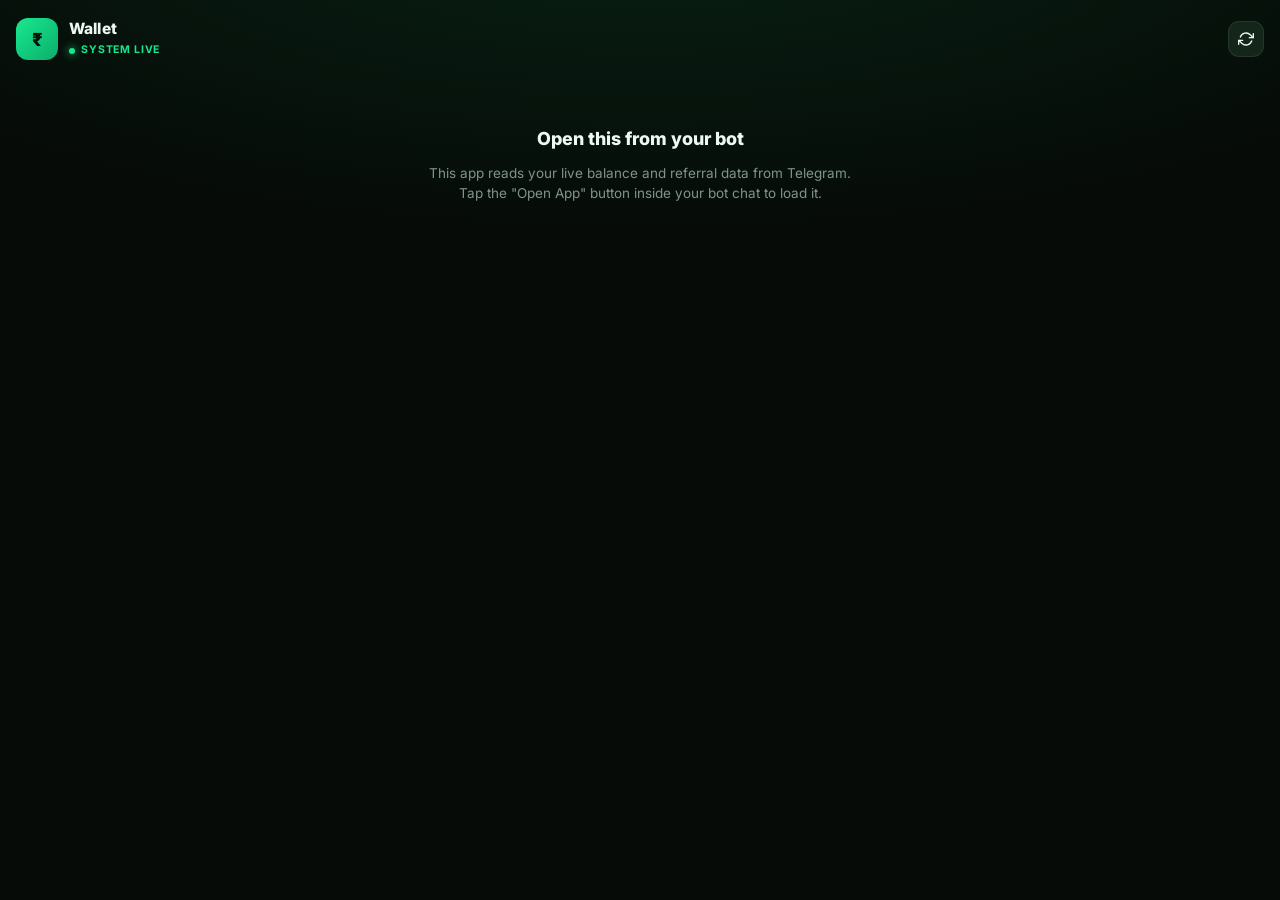
<file: index.html>
<!DOCTYPE html>
<html lang="en">
<head>
<meta charset="UTF-8" />
<meta name="viewport" content="width=device-width, initial-scale=1, maximum-scale=1, user-scalable=no, viewport-fit=cover" />
<meta http-equiv="Cache-Control" content="no-cache, no-store, must-revalidate" />
<meta http-equiv="Pragma" content="no-cache" />
<meta http-equiv="Expires" content="0" />
<title>Wallet</title>
<link rel="preconnect" href="https://fonts.googleapis.com">
<link rel="preconnect" href="https://fonts.gstatic.com" crossorigin>
<link href="https://fonts.googleapis.com/css2?family=Inter:wght@400;500;600;700;800;900&family=IBM+Plex+Mono:wght@400;500;600;700&display=swap" rel="stylesheet">
<script src="https://telegram.org/js/telegram-web-app.js"></script>
<style>
  :root{
    --bg0:#060b07;
    --bg1:#0d1811;
    --bg2:#142519;
    --border: rgba(255,255,255,.08);
    --neon:#17e88f;
    --neon-deep:#0cae6a;
    --gold:#ffcf4d;
    --danger:#ff5a5a;
    --text:#eef7f0;
    --text-soft:#7f9587;
    --radius:20px;
  }
  *{box-sizing:border-box; -webkit-tap-highlight-color:transparent;}
  html,body{margin:0;padding:0;}
  body{
    background:
      radial-gradient(ellipse 120% 60% at 50% -10%, rgba(23,232,143,.10), transparent 60%),
      var(--bg0);
    color:var(--text);
    font-family:'Inter',system-ui,sans-serif;
    min-height:100vh;
    padding: 18px 16px 96px;
  }
  .mono{font-family:'IBM Plex Mono', monospace;}


  header.app-head{ display:flex; align-items:center; gap:11px; margin-bottom:18px; }
  .avatar{
    width:42px; height:42px; border-radius:12px;
    background: linear-gradient(135deg, var(--neon), var(--neon-deep));
    display:flex; align-items:center; justify-content:center;
    font-weight:900; font-size:18px; color:#04150c; flex-shrink:0;
  }
  .app-head .titles{ line-height:1.2; flex:1; }
  .app-head .titles .name{ font-weight:800; font-size:15.5px; letter-spacing:.01em; }
  .status-pill{
    display:inline-flex; align-items:center; gap:6px;
    font-size:10.5px; font-weight:700; letter-spacing:.08em; text-transform:uppercase;
    color:var(--neon); margin-top:2px;
  }
  .status-pill .dot{ width:6px; height:6px; border-radius:50%; background:var(--neon); box-shadow:0 0 8px var(--neon); }

  .card{
    background: linear-gradient(180deg, var(--bg1), var(--bg0));
    border:1px solid var(--border);
    border-radius: var(--radius);
    padding:20px; margin-bottom:16px;
  }
  .card h3{
    margin:0 0 4px; font-size:11.5px; text-transform:uppercase;
    letter-spacing:.12em; color:var(--text-soft); font-weight:700;
  }

  /* Home balance card */
  .bal-label{ text-align:center; font-size:11.5px; text-transform:uppercase; letter-spacing:.14em; color:var(--text-soft); font-weight:700; }
  .bal-row{ display:flex; align-items:baseline; justify-content:center; gap:6px; margin:10px 0 20px; }
  .bal-row .cur{ font-size:24px; color:var(--neon); font-weight:800; }
  .bal-row .amt{ font-size:44px; font-weight:900; letter-spacing:-.02em; }

  .btn{
    width:100%; border:none; border-radius:14px; padding:15px;
    font-family:'Inter',sans-serif; font-weight:800; font-size:14.5px;
    display:flex; align-items:center; justify-content:center; gap:8px;
    cursor:pointer; transition: transform .12s ease, opacity .12s ease;
  }
  .btn:active{ transform: scale(.97); }
  .btn.neon{ background: linear-gradient(135deg, var(--neon), var(--neon-deep)); color:#04150c; }
  .btn.ghost{ background: var(--bg2); color:var(--text); border:1px solid var(--border); }
  .btn.dark{ background:#000; color:var(--text); border:1px solid var(--border); }
  .btn:disabled{ opacity:.5; cursor:default; }

  .link-row{
    display:flex; align-items:center; justify-content:space-between;
    background:var(--bg2); border:1px solid var(--border); border-radius:14px;
    padding:12px 14px; margin-top:12px;
  }
  .link-row .li{ display:flex; align-items:center; gap:10px; min-width:0; }
  .link-row .lbl{ font-size:10.5px; color:var(--text-soft); text-transform:uppercase; letter-spacing:.06em; font-weight:700; }
  .link-row .val{ font-family:'IBM Plex Mono',monospace; font-size:13.5px; font-weight:600; margin-top:2px; overflow:hidden; text-overflow:ellipsis; white-space:nowrap; }
  .change-btn{
    background:var(--bg1); border:1px solid var(--border); color:var(--text);
    border-radius:10px; padding:8px 12px; font-size:11.5px; font-weight:700;
    cursor:pointer; flex-shrink:0;
  }

  .ledger-line{
    display:flex; justify-content:space-between; align-items:center;
    font-size:13.5px; padding:10px 0; border-bottom:1px solid var(--border);
  }
  .ledger-line:last-of-type{ border-bottom:none; }
  .ledger-line .k{ color:var(--text-soft); }
  .ledger-line .v{ font-family:'IBM Plex Mono',monospace; font-weight:700; }

  .toast{
    position:fixed; left:16px; right:16px; top:20px;
    background:var(--bg2); border:1px solid var(--border); color:var(--text);
    padding:13px 16px; border-radius:16px; font-size:13px; font-weight:600;
    opacity:0; pointer-events:none; transform:translateY(-12px);
    transition: opacity .2s ease, transform .2s ease;
    z-index:80; text-align:left; line-height:1.5;
    max-height:40vh; overflow-y:auto; word-break:break-word; white-space:pre-wrap;
    box-shadow: 0 12px 28px -10px rgba(0,0,0,.6);
  }
  .toast.show{ opacity:1; transform:translateY(0); pointer-events:auto; }
  .toast.err{ border-color: rgba(255,90,90,.5); color:#ffb3b3; cursor:pointer; }
  .toast.err::after{ content:"Tap to dismiss"; display:block; margin-top:6px; font-size:10.5px; font-weight:600; opacity:.6; }

  .empty{ text-align:center; padding:50px 16px; }
  .empty .t{ font-size:18px; font-weight:800; margin-bottom:8px; }
  .empty p{ color:var(--text-soft); font-size:13.5px; line-height:1.5; }

  .view{ display:none; }
  .view.active{ display:block; }

  .tabbar{
    position:fixed; left:16px; right:16px; bottom:16px;
    background:var(--bg1); border:1px solid var(--border); border-radius:20px;
    display:flex; padding:6px;
    box-shadow: 0 16px 32px -12px rgba(0,0,0,.7);
    z-index:40;
  }
  .tab{
    flex:1; background:none; border:none; cursor:pointer;
    display:flex; flex-direction:column; align-items:center; gap:3px;
    padding:9px 4px 8px; border-radius:14px;
    color: var(--text-soft);
    font-size:10.5px; font-weight:700;
  }
  .tab svg{ width:19px; height:19px; }
  .tab.active{ color:var(--neon); background: rgba(23,232,143,.08); }

  /* Earn view */
  .earn-hero{ text-align:center; padding: 6px 0 4px; }
  .earn-hero .icon{
    width:70px; height:70px; margin:0 auto 16px; border-radius:50%;
    background: rgba(23,232,143,.08); border:1.5px solid rgba(23,232,143,.35);
    display:flex; align-items:center; justify-content:center;
  }
  .earn-hero .amt{ font-size:40px; font-weight:900; }
  .earn-hero .pill{
    display:inline-flex; align-items:center; gap:6px; margin-top:12px;
    background:var(--bg2); border:1px solid var(--border); border-radius:20px;
    padding:7px 14px; font-size:11px; font-weight:700; color:var(--text-soft);
  }
  .stat-boxes{ display:flex; gap:10px; margin-top:14px; }
  .stat-box{
    flex:1; background:var(--bg2); border:1px solid var(--border); border-radius:14px;
    padding:14px; text-align:center;
  }
  .stat-box .n{ font-size:20px; font-weight:900; }
  .stat-box .l{ font-size:10.5px; color:var(--text-soft); text-transform:uppercase; letter-spacing:.05em; margin-top:3px; font-weight:700; }

  /* Gift view */
  .code-input{
    width:100%; border:1.5px solid var(--border); background:var(--bg2);
    border-radius:14px; padding:15px; font-family:'IBM Plex Mono',monospace;
    font-size:15px; text-transform:uppercase; letter-spacing:.06em;
    color:var(--text); margin-top:10px;
  }
  .code-input::placeholder{ color:var(--text-soft); text-transform:none; letter-spacing:normal; }
  .code-input:focus{ outline:none; border-color:var(--neon); }
  .steps{ margin-top:6px; }
  .step-row{ display:flex; gap:12px; padding:10px 0; }
  .step-num{
    width:22px; height:22px; border-radius:7px; background: rgba(23,232,143,.15); color:var(--neon);
    display:flex; align-items:center; justify-content:center; font-size:11px; font-weight:800; flex-shrink:0;
  }
  .step-row p{ margin:0; font-size:12.5px; color:var(--text-soft); line-height:1.5; }

  /* Rank view */
  .lb-title{ text-align:center; margin-bottom:4px; }
  .lb-title .h{ font-size:24px; font-weight:900; font-style:italic; }
  .lb-title .h .g{ color:var(--neon); }
  .lb-title .s{ font-size:11px; color:var(--text-soft); text-transform:uppercase; letter-spacing:.14em; font-weight:700; margin-top:2px; }
  .podium{ display:flex; align-items:flex-end; gap:8px; margin:22px 0 8px; }
  .podium .p{ flex:1; text-align:center; }
  .podium .circ{
    width:52px; height:52px; border-radius:14px; margin:0 auto 8px;
    display:flex; align-items:center; justify-content:center; font-weight:900; font-size:19px; color:#04150c;
  }
  .podium .p2 .circ{ background: linear-gradient(135deg,#5fd8ff,#2aa8e0); }
  .podium .p1 .circ{ width:64px; height:64px; background: linear-gradient(135deg,var(--neon),var(--neon-deep)); box-shadow:0 0 20px rgba(23,232,143,.4); }
  .podium .p3 .circ{ background: linear-gradient(135deg,#e08bff,#a24fd6); }
  .podium .rank-tag{ font-size:10px; font-weight:800; color:var(--bg0); background:var(--text-soft); border-radius:6px; padding:1px 6px; display:inline-block; margin-bottom:6px; }
  .podium .box{ background:var(--bg2); border:1px solid var(--border); border-radius:12px; padding:12px 6px; }
  .podium .id{ font-family:'IBM Plex Mono',monospace; font-size:10.5px; color:var(--text-soft); margin-bottom:6px; word-break:break-all; }
  .podium .cnt{ font-size:19px; font-weight:900; }
  .podium .cnt-l{ font-size:9px; color:var(--text-soft); text-transform:uppercase; letter-spacing:.05em; }

  .lb-row{
    display:flex; align-items:center; gap:12px; padding:12px 14px;
    background:var(--bg2); border:1px solid var(--border); border-radius:14px; margin-top:10px;
  }
  .lb-row.you{ border-color: rgba(23,232,143,.5); }
  .lb-rank{ font-size:12px; font-weight:800; color:var(--text-soft); width:24px; }
  .lb-id{ flex:1; font-family:'IBM Plex Mono',monospace; font-size:13px; }
  .lb-count{ font-weight:800; font-size:14px; }
  .lb-count-l{ font-size:9px; color:var(--text-soft); text-transform:uppercase; }

  /* Admin */
  .field{ margin-top:14px; }
  .field label{ font-size:11px; color:var(--text-soft); font-weight:700; text-transform:uppercase; letter-spacing:.06em; }
  .field input{
    width:100%; margin-top:6px; border:1.5px solid var(--border); background:var(--bg2);
    border-radius:12px; padding:12px; font-family:'IBM Plex Mono',monospace; font-size:14px; color:var(--text);
  }
  .field input:focus{ outline:none; border-color:var(--neon); }
  .field-row{ display:flex; gap:10px; }
  .field-row .field{ flex:1; }

  .admin-link-row{
    display:flex; align-items:center; justify-content:space-between;
    padding:13px 2px; border-bottom:1px solid var(--border); cursor:pointer;
  }
  .admin-link-row:last-child{ border-bottom:none; }
  .admin-link-row .t{ font-weight:700; font-size:13.5px; }
  .admin-link-row .s{ font-size:11.5px; color:var(--text-soft); margin-top:1px; }
  .admin-link-row span.chev{ color:var(--text-soft); font-size:18px; }
  .stat-tile{ background:var(--bg2); border:1px solid var(--border); border-radius:12px; padding:12px; }
  .stat-tile .n{ font-size:19px; font-weight:900; }
  .stat-tile .l{ font-size:10.5px; color:var(--text-soft); text-transform:uppercase; letter-spacing:.04em; margin-top:3px; font-weight:700; }

  .activity-row{
    display:flex; align-items:center; gap:10px; padding:10px 0;
    border-bottom:1px solid var(--border);
  }
  .activity-row:last-child{ border-bottom:none; }
  .activity-icon{
    width:32px; height:32px; border-radius:10px; flex-shrink:0;
    display:flex; align-items:center; justify-content:center; font-size:15px;
    background:var(--bg2);
  }
  .activity-icon.pos{ background:rgba(23,232,143,.12); }
  .activity-icon.neg{ background:rgba(255,90,90,.12); }
  .activity-body{ flex:1; min-width:0; }
  .activity-note{ font-size:12.5px; font-weight:600; }
  .activity-date{ font-size:10.5px; color:var(--text-soft); margin-top:1px; }
  .activity-amt{ font-family:'IBM Plex Mono',monospace; font-weight:700; font-size:13px; }
  .activity-amt.pos{ color:var(--neon); }
  .activity-amt.neg{ color:var(--danger); }

  .skel{
    background: linear-gradient(90deg, var(--bg2) 25%, var(--border) 37%, var(--bg2) 63%);
    background-size: 400% 100%;
    animation: skel-shimmer 1.4s ease infinite;
    border-radius:8px; color:transparent !important;
  }
  @keyframes skel-shimmer{ 0%{background-position:100% 0} 100%{background-position:0 0} }

  .pull-indicator{
    position:fixed; top:0; left:0; right:0; display:flex; justify-content:center;
    padding-top:10px; z-index:45; pointer-events:none; opacity:0; transition:opacity .15s ease;
  }
  .pull-indicator.show{ opacity:1; }
  .pull-indicator .spin{
    width:22px; height:22px; border-radius:50%;
    border:2.5px solid var(--border); border-top-color:var(--neon);
    animation: spin .7s linear infinite;
  }
  @keyframes spin{ to{ transform:rotate(360deg); } }

  .gift-row{
    display:flex; align-items:center; justify-content:space-between; gap:10px;
    padding:11px 0; border-bottom:1px solid var(--border);
  }
  .gift-row:last-child{ border-bottom:none; }
  .gift-row .code{ font-family:'IBM Plex Mono',monospace; font-size:12.5px; font-weight:700; }
  .gift-row .meta{ font-size:10.5px; color:var(--text-soft); margin-top:2px; }
  .gift-toggle{
    font-size:10.5px; font-weight:700; padding:6px 10px; border-radius:8px; border:none; cursor:pointer;
  }
  .gift-toggle.active{ background: rgba(23,232,143,.15); color:var(--neon); }
  .gift-toggle.inactive{ background: rgba(255,90,90,.15); color:var(--danger); }

  /* Bottom sheet modal */
  .sheet-overlay{
    position:fixed; inset:0; background:rgba(0,0,0,.6);
    z-index:60; display:none; align-items:flex-end;
  }
  .sheet-overlay.show{ display:flex; }
  .sheet{
    width:100%; background:var(--bg1); border:1px solid var(--border); border-bottom:none;
    border-radius:24px 24px 0 0; padding:14px 20px 28px;
    max-height:85vh; overflow-y:auto;
  }
  .sheet-handle{ width:36px; height:4px; background:var(--border); border-radius:3px; margin:0 auto 16px; }
  .sheet-head{ display:flex; align-items:center; justify-content:space-between; margin-bottom:14px; }
  .sheet-head .t{ font-size:19px; font-weight:800; }
  .sheet-close{ background:var(--bg2); border:none; color:var(--text); width:30px; height:30px; border-radius:9px; cursor:pointer; font-size:16px; }
  .sheet p.hint{ font-size:12.5px; color:var(--text-soft); margin:0 0 4px; line-height:1.5; }

  @media (prefers-reduced-motion: reduce){ *{ animation-duration:.001ms !important; transition-duration:.001ms !important; } }
</style>
</head>
<body>

<div class="pull-indicator" id="pullIndicator"><div class="spin"></div></div>

<div id="gateScreen" style="display:none; position:fixed; inset:0; z-index:70; background:var(--bg0); padding:60px 24px; overflow-y:auto;">
  <div style="max-width:360px; margin:0 auto; text-align:center;">
    <div style="width:64px; height:64px; margin:0 auto 20px; border-radius:18px; background:rgba(23,232,143,.1); border:1.5px solid rgba(23,232,143,.35); display:flex; align-items:center; justify-content:center; font-size:28px;">🔒</div>
    <div style="font-size:20px; font-weight:900; margin-bottom:8px;">One quick step</div>
    <p style="color:var(--text-soft); font-size:13px; line-height:1.6; margin-bottom:22px;">Complete the steps below to unlock your wallet.</p>
    <div id="gateJoinList" style="margin-bottom:14px;"></div>
    <div id="gateVerifyBox" style="display:none; margin-bottom:14px;">
      <button class="btn neon" id="gateVerifyBtn" style="width:100%;">🔐 Complete Verification</button>
    </div>
    <button class="btn ghost" id="gateRefreshBtn" style="width:100%; margin-top:6px;">↻ I've done this — Continue</button>
  </div>
</div>

<div id="app">
  <header class="app-head">
    <div class="avatar">₹</div>
    <div class="titles">
      <div class="name" id="botName">Wallet</div>
      <div class="status-pill"><span class="dot"></span>System Live</div>
    </div>
    <button id="headerRefreshBtn" style="background:var(--bg2); border:1px solid var(--border); width:36px; height:36px; border-radius:11px; color:var(--text); display:flex; align-items:center; justify-content:center; cursor:pointer;">
      <svg width="16" height="16" viewBox="0 0 24 24" fill="none" stroke="currentColor" stroke-width="2" stroke-linecap="round" stroke-linejoin="round"><path d="M23 4v6h-6"></path><path d="M1 20v-6h6"></path><path d="M3.51 9a9 9 0 0 1 14.85-3.36L23 10M1 14l4.64 4.36A9 9 0 0 0 20.49 15"></path></svg>
    </button>
  </header>

  <div id="content">

    <!-- HOME -->
    <div class="view active" id="view-home">
      <div class="card">
        <div class="bal-label">Available Balance</div>
        <div class="bal-row"><span class="cur">₹</span><span class="amt mono" id="balanceAmt">0.00</span></div>
        <button class="btn neon" id="withdrawBtn">Withdraw Now ↗</button>

        <div class="link-row">
          <div class="li">
            <div>
              <div class="lbl">Linked Wallet</div>
              <div class="val" id="walletVal">Not Linked</div>
            </div>
          </div>
          <button class="change-btn" id="changeWalletBtn">Change</button>
        </div>

        <div class="link-row">
          <div class="li">
            <div>
              <div class="lbl">Linked UPI</div>
              <div class="val" id="upiVal">Not Linked</div>
            </div>
          </div>
          <button class="change-btn" id="changeUpiBtn">Change</button>
        </div>

        <div class="link-row">
          <div class="li" style="min-width:0; overflow:hidden; flex:1;">
            <div style="min-width:0; overflow:hidden;">
              <div class="lbl">Your referral link</div>
              <div class="val" id="homeRefLink" style="min-width:0;">—</div>
            </div>
          </div>
          <button class="icon-copy change-btn" id="homeCopyBtn">Copy</button>
        </div>
      </div>

      <div class="card" id="fundCard" style="display:none;">
        <div style="display:flex; align-items:center; justify-content:space-between; margin-bottom:10px;">
          <h3 style="margin:0;">Bot Fund</h3>
          <span class="status-pill" style="margin:0;" id="fundPct">0% left</span>
        </div>
        <div style="height:8px; background:var(--bg2); border-radius:8px; overflow:hidden; margin-bottom:12px;">
          <div id="fundBar" style="height:100%; width:0%; background:linear-gradient(90deg,var(--neon-deep),var(--neon)); transition:width .5s ease;"></div>
        </div>
        <div style="display:flex; justify-content:space-between; font-size:12px;">
          <div><div style="color:var(--text-soft);">Available</div><div class="mono" style="font-weight:700; margin-top:2px;" id="fundLive">₹0</div></div>
          <div style="text-align:right;"><div style="color:var(--text-soft);">Total</div><div class="mono" style="font-weight:700; margin-top:2px;" id="fundTotal">₹0</div></div>
        </div>
      </div>

      <div class="card">
        <h3 style="margin-bottom:10px;">Overview</h3>
        <div class="ledger-line"><span class="k">Started from your link</span><span class="v" id="refStarted">0</span></div>
        <div class="ledger-line"><span class="k">Verified &amp; credited</span><span class="v" id="refVerified">0</span></div>
        <div class="ledger-line"><span class="k">Min. / Max. withdraw</span><span class="v" id="withdrawRange">—</span></div>
        <div class="ledger-line"><span class="k">Withdrawal tax</span><span class="v" id="taxLine">—</span></div>
      </div>

      <div class="card">
        <h3 style="margin-bottom:10px;">Recent activity</h3>
        <div id="activityList"><p style="color:var(--text-soft); font-size:12.5px;">Loading…</p></div>
      </div>

    </div>

    <!-- EARN -->
    <div class="view" id="view-earn">
      <div class="card" id="tierCard">
        <div style="display:flex; align-items:center; gap:12px;">
          <div id="tierEmoji" style="font-size:32px; line-height:1;">🥉</div>
          <div style="flex:1;">
            <div style="font-weight:800; font-size:15px;" id="tierName">Bronze</div>
            <div style="font-size:11.5px; color:var(--text-soft);" id="tierNext">Refer more to level up</div>
          </div>
        </div>
        <div style="height:7px; background:var(--bg2); border-radius:8px; overflow:hidden; margin-top:12px;">
          <div id="tierBar" style="height:100%; width:0%; background:linear-gradient(90deg,var(--neon-deep),var(--neon)); transition:width .6s ease;"></div>
        </div>
      </div>

      <div class="card earn-hero">
        <div class="icon">
          <svg width="30" height="30" viewBox="0 0 24 24" fill="none" stroke="#17e88f" stroke-width="2" stroke-linecap="round" stroke-linejoin="round"><path d="M17 21v-2a4 4 0 0 0-4-4H5a4 4 0 0 0-4 4v2"></path><circle cx="9" cy="7" r="4"></circle><path d="M23 21v-2a4 4 0 0 0-3-3.87"></path><path d="M16 3.13a4 4 0 0 1 0 7.75"></path></svg>
        </div>
        <div class="bal-row" style="margin:0;"><span class="cur">₹</span><span class="amt" id="perReferAmt">0</span></div>
        <div class="pill">● Per valid invite</div>

        <div class="link-row">
          <div class="li" style="min-width:0; overflow:hidden; flex:1;">
            <div style="min-width:0; overflow:hidden;">
              <div class="lbl">Your referral link</div>
              <div class="val" id="earnRefLink" style="min-width:0;">—</div>
            </div>
          </div>
          <button class="icon-copy change-btn" id="earnCopyBtn">Copy</button>
        </div>

        <div style="margin-top:14px;">
          <button class="btn neon" id="earnShareBtn">📤 Share on Telegram</button>
        </div>

        <div class="stat-boxes">
          <div class="stat-box"><div class="n" id="earnRefCount">0</div><div class="l">Refers</div></div>
          <div class="stat-box"><div class="n mono" id="earnIncome">₹0</div><div class="l">Est. Income</div></div>
        </div>
      </div>
    </div>

    <!-- GIFT -->
    <div class="view" id="view-gift">
      <div class="card earn-hero">
        <div class="icon">
          <svg width="28" height="28" viewBox="0 0 24 24" fill="none" stroke="#17e88f" stroke-width="2" stroke-linecap="round" stroke-linejoin="round"><rect x="3" y="8" width="18" height="4"></rect><path d="M12 8v13M19 12v7a2 2 0 0 1-2 2H7a2 2 0 0 1-2-2v-7"></path><path d="M12 8H7.5a2.5 2.5 0 0 1 0-5C11 3 12 8 12 8zM12 8h4.5a2.5 2.5 0 0 0 0-5C13 3 12 8 12 8z"></path></svg>
        </div>
        <div style="font-size:21px; font-weight:900;">Redeem Gift Code</div>
        <p style="color:var(--text-soft); font-size:12.5px; margin-top:6px;">Enter your code below to get instant cashback in your account.</p>
        <input class="code-input" id="giftCodeInput" placeholder="e.g. WELCOME50" />
        <div style="margin-top:12px;"><button class="btn neon" id="claimBtn">Claim</button></div>
      </div>
      <div class="card">
        <h3 style="margin-bottom:6px;">How it works</h3>
        <div class="steps">
          <div class="step-row"><div class="step-num">1</div><p>Get a gift code from our Telegram channel or special events</p></div>
          <div class="step-row"><div class="step-num">2</div><p>Enter the code above and tap Claim</p></div>
          <div class="step-row"><div class="step-num">3</div><p>Cash is instantly added to your account — withdraw anytime!</p></div>
        </div>
      </div>
    </div>

    <!-- RANK -->
    <div class="view" id="view-rank">
      <div class="card">
        <div class="lb-title">
          <div class="h">HALL OF <span class="g">FAME</span></div>
          <div class="s">Top promoters</div>
        </div>
        <div id="lbList"><div class="empty" style="padding:30px 10px;"><p>Loading leaderboard…</p></div></div>
      </div>
    </div>

    <!-- ADMIN -->
    <div class="view" id="view-admin">
      <div class="card">
        <h3>Quick settings</h3>
        <div class="field">
          <label>Per referral (₹ or min-max e.g. 1-3)</label>
          <input id="adminPerRefer" type="text" />
        </div>
        <div class="field-row">
          <div class="field"><label>Min withdraw (₹)</label><input id="adminMinWithdraw" type="number" /></div>
          <div class="field"><label>Max withdraw (₹)</label><input id="adminMaxWithdraw" type="number" /></div>
        </div>
        <div class="field-row">
          <div class="field"><label>Min refers to withdraw</label><input id="adminMinRef" type="number" /></div>
          <div class="field"><label>Withdrawal tax (%)</label><input id="adminTaxPercent" type="number" /></div>
        </div>
        <div class="field"><label>Daily bonus amount (₹)</label><input id="adminDailyBonus" type="number" /></div>
        <div class="field">
          <label>Payout channel (username or ID)</label>
          <input id="adminPayoutChannel" type="text" placeholder="@yourchannel or -100123456789" />
          <p id="payoutChannelStatus" style="font-size:11px; color:var(--text-soft); margin:6px 0 0;"></p>
        </div>
        <button class="btn neon" id="adminSaveBtn" style="margin-top:16px;">Save settings</button>
      </div>

      <div class="card">
        <h3>Bot fund display</h3>
        <p style="font-size:12px; color:var(--text-soft); margin:0 0 4px;">Shown to users on the Home tab as a "funds available" indicator.</p>
        <div class="field-row">
          <div class="field"><label>Live fund (₹)</label><input id="adminLiveFund" type="number" /></div>
          <div class="field"><label>Total fund (₹)</label><input id="adminTotalFund" type="number" /></div>
        </div>
      </div>

      <div class="card">
        <h3 style="margin-bottom:4px;">Wallet &amp; UPI linking</h3>
        <p style="font-size:12px; color:var(--text-soft); margin:0 0 10px;">When ON, the same wallet/UPI can be linked to multiple accounts. Turn OFF to block duplicates.</p>
        <div class="gift-row">
          <div><div class="code" style="font-family:'Inter',sans-serif; font-weight:700;">Allow same wallet</div></div>
          <button class="gift-toggle" id="sameWalletToggle">…</button>
        </div>
        <div class="gift-row">
          <div><div class="code" style="font-family:'Inter',sans-serif; font-weight:700;">Allow same UPI</div></div>
          <button class="gift-toggle" id="sameUpiToggle">…</button>
        </div>
      </div>

      <div class="card">
        <h3>Create gift code</h3>
        <div class="field-row">
          <div class="field"><label>Amount per user (₹)</label><input id="giftAmtInput" type="number" /></div>
          <div class="field"><label>Max users</label><input id="giftMaxInput" type="number" /></div>
        </div>
        <div class="field"><label>Min. referrals to claim</label><input id="giftMinRefInput" type="number" value="0" /></div>
        <button class="btn neon" id="giftCreateBtn" style="margin-top:16px;">Generate code</button>
      </div>

      <div class="card">
        <h3 style="margin-bottom:6px;">Recent gift codes</h3>
        <div id="giftCodesList"><p style="color:var(--text-soft); font-size:12.5px;">Loading…</p></div>
      </div>

      <div class="card">
        <h3 style="margin-bottom:10px;">Bot stats</h3>
        <div id="statsGrid" style="display:grid; grid-template-columns:1fr 1fr; gap:10px;">
          <p style="grid-column:1/3; color:var(--text-soft); font-size:12.5px;">Loading…</p>
        </div>
      </div>

      <div class="card">
        <h3>Broadcast</h3>
        <p style="font-size:12px; color:var(--text-soft); margin:0 0 4px;">Sends a text message to every user of this bot.</p>
        <textarea id="broadcastText" rows="4" style="width:100%; margin-top:8px; border:1.5px solid var(--border); background:var(--bg2); border-radius:12px; padding:12px; font-family:'Inter',sans-serif; font-size:13.5px; color:var(--text); resize:vertical;" placeholder="Write your announcement here…"></textarea>
        <div class="field-row" style="margin-top:12px;">
          <div class="field" style="margin-top:0;"><label>Button text (optional)</label><input id="broadcastBtnText" type="text" placeholder="Open App" /></div>
          <div class="field" style="margin-top:0;"><label>Button URL</label><input id="broadcastBtnUrl" type="text" placeholder="https://…" /></div>
        </div>
        <button class="btn neon" id="broadcastSendBtn" style="margin-top:12px;">📢 Send to all users</button>
      </div>

      <div class="card">
        <h3 style="margin-bottom:6px;">Recent withdrawals</h3>
        <div id="adminWithdrawList"><p class="hint">Loading…</p></div>
      </div>

      <div class="card">
        <h3 style="margin-bottom:4px;">Ban / Unban user</h3>
        <p style="font-size:12px; color:var(--text-soft); margin:0 0 10px;">Enter a Telegram user ID.</p>
        <div class="field"><label>User ID</label><input id="banUserInput" type="text" placeholder="6925391837" /></div>
        <div id="banStatusLine" style="font-size:12px; margin-top:8px; color:var(--text-soft);"></div>
        <div style="display:flex; gap:10px; margin-top:12px;">
          <button class="btn ghost" id="checkBanBtn" style="flex:1;">🔍 Check</button>
          <button class="btn ghost" id="banUserBtn" style="flex:1;">🚫 Ban</button>
          <button class="btn ghost" id="unbanUserBtn" style="flex:1;">✅ Unban</button>
        </div>
      </div>

      <div class="card">
        <h3>Full admin tools</h3>
        <div class="admin-link-row" data-target="full"><div><div class="t">⚙️ Full admin panel</div><div class="s">Gift codes, tasks, bans, and more</div></div><span class="chev">›</span></div>
      </div>
    </div>

  </div>
</div>

<div class="toast" id="toast"></div>

<div class="tabbar" id="tabbar">
  <button class="tab active" data-view="home">
    <svg viewBox="0 0 24 24" fill="none" stroke="currentColor" stroke-width="2" stroke-linecap="round" stroke-linejoin="round"><path d="M3 9l9-7 9 7v11a2 2 0 0 1-2 2H5a2 2 0 0 1-2-2z"></path></svg>Home
  </button>
  <button class="tab" data-view="earn">
    <svg viewBox="0 0 24 24" fill="none" stroke="currentColor" stroke-width="2" stroke-linecap="round" stroke-linejoin="round"><path d="M22 11.08V12a10 10 0 1 1-5.93-9.14"></path><polyline points="22 4 12 14.01 9 11.01"></polyline></svg>Earn
  </button>
  <button class="tab" data-view="gift">
    <svg viewBox="0 0 24 24" fill="none" stroke="currentColor" stroke-width="2" stroke-linecap="round" stroke-linejoin="round"><rect x="3" y="8" width="18" height="4"></rect><path d="M12 8v13M19 12v7a2 2 0 0 1-2 2H7a2 2 0 0 1-2-2v-7"></path><path d="M12 8H7.5a2.5 2.5 0 0 1 0-5C11 3 12 8 12 8zM12 8h4.5a2.5 2.5 0 0 0 0-5C13 3 12 8 12 8z"></path></svg>Gift
  </button>
  <button class="tab" data-view="rank">
    <svg viewBox="0 0 24 24" fill="none" stroke="currentColor" stroke-width="2" stroke-linecap="round" stroke-linejoin="round"><path d="M8 21h8M12 17v4M7 4h10v5a5 5 0 0 1-10 0V4z"></path><path d="M17 5h3a2 2 0 0 1-2 4h-1M7 5H4a2 2 0 0 0 2 4h1"></path></svg>Rank
  </button>
  <button class="tab" data-view="admin" id="adminTabBtn" style="display:none;">
    <svg viewBox="0 0 24 24" fill="none" stroke="currentColor" stroke-width="2" stroke-linecap="round" stroke-linejoin="round"><circle cx="12" cy="12" r="3"></circle><path d="M19.4 15a1.65 1.65 0 0 0 .33 1.82l.06.06a2 2 0 1 1-2.83 2.83l-.06-.06a1.65 1.65 0 0 0-1.82-.33 1.65 1.65 0 0 0-1 1.51V21a2 2 0 0 1-4 0v-.09A1.65 1.65 0 0 0 9 19.4a1.65 1.65 0 0 0-1.82.33l-.06.06a2 2 0 1 1-2.83-2.83l.06-.06a1.65 1.65 0 0 0 .33-1.82 1.65 1.65 0 0 0-1.51-1H3a2 2 0 0 1 0-4h.09A1.65 1.65 0 0 0 4.6 9a1.65 1.65 0 0 0-.33-1.82l-.06-.06a2 2 0 1 1 2.83-2.83l.06.06a1.65 1.65 0 0 0 1.82.33H9a1.65 1.65 0 0 0 1-1.51V3a2 2 0 0 1 4 0v.09a1.65 1.65 0 0 0 1 1.51 1.65 1.65 0 0 0 1.82-.33l.06-.06a2 2 0 1 1 2.83 2.83l-.06.06a1.65 1.65 0 0 0-.33 1.82V9a1.65 1.65 0 0 0 1.51 1H21a2 2 0 0 1 0 4h-.09a1.65 1.65 0 0 0-1.51 1z"></path></svg>Admin
  </button>
</div>

<!-- WITHDRAW SHEET -->
<div class="sheet-overlay" id="withdrawSheet">
  <div class="sheet">
    <div class="sheet-handle"></div>
    <div class="sheet-head"><span class="t">Withdraw</span><button class="sheet-close" data-close="withdrawSheet">✕</button></div>

    <div id="withdrawStep1">
      <p class="hint">Enter how much you'd like to withdraw.</p>
      <div class="field"><label>Amount (₹)</label><input id="withdrawAmtInput" type="number" /></div>
      <button class="btn neon" id="withdrawQuoteBtn" style="margin-top:16px;">Continue</button>
    </div>

    <div id="withdrawStep2" style="display:none;">
      <div class="ledger-line"><span class="k">Amount</span><span class="v mono" id="wdAmount">₹0</span></div>
      <div class="ledger-line"><span class="k">Tax (<span id="wdTaxPct">0</span>%)</span><span class="v mono" id="wdTaxAmt">-₹0</span></div>
      <div class="ledger-line" style="border-top:1px solid var(--border); padding-top:12px;"><span class="k" style="color:var(--text); font-weight:700;">You'll receive</span><span class="v mono" style="color:var(--neon); font-size:15px;" id="wdNetAmt">₹0</span></div>
      <p class="hint" style="margin-top:14px;">Choose a gateway to complete this withdrawal:</p>
      <div id="wdGatewayList" style="display:flex; flex-wrap:wrap; gap:8px; margin-top:8px;"></div>
      <button class="btn ghost" id="withdrawBackBtn" style="margin-top:16px;">← Change amount</button>
    </div>
  </div>
</div>

<!-- RECEIPT SHEET -->
<div class="sheet-overlay" id="receiptSheet">
  <div class="sheet">
    <div class="sheet-handle"></div>
    <div class="sheet-head"><span class="t">Receipt</span><button class="sheet-close" data-close="receiptSheet">✕</button></div>
    <div style="text-align:center; margin-bottom:18px;">
      <div id="receiptIcon" style="font-size:40px; margin-bottom:8px;">✅</div>
      <div id="receiptTitle" style="font-size:17px; font-weight:800;">Withdrawal Successful</div>
    </div>
    <div class="ledger-line"><span class="k">Amount</span><span class="v mono" id="rcAmount">₹0</span></div>
    <div class="ledger-line"><span class="k">Gateway</span><span class="v mono" id="rcGateway">—</span></div>
    <div class="ledger-line"><span class="k">Status</span><span class="v mono" id="rcStatus">—</span></div>
    <div class="ledger-line"><span class="k">Message</span><span class="v mono" id="rcMessage" style="text-align:right; max-width:60%;">—</span></div>
    <div id="rcNotifyRow" style="margin-top:10px; font-size:11px; color:var(--text-soft); display:none;"></div>
    <button class="btn neon" id="receiptCloseBtn" style="margin-top:16px;">Done</button>
  </div>
</div>

<!-- WALLET SHEET -->
<div class="sheet-overlay" id="walletSheet">
  <div class="sheet">
    <div class="sheet-handle"></div>
    <div class="sheet-head"><span class="t">Link Wallet</span><button class="sheet-close" data-close="walletSheet">✕</button></div>
    <p class="hint">Enter your 10-digit wallet number.</p>
    <div class="field"><label>Wallet number</label><input id="walletInput" type="tel" maxlength="10" /></div>
    <div id="walletJoinList"></div>
    <button class="btn neon" id="walletConfirmBtn" style="margin-top:16px;">Save wallet</button>
  </div>
</div>

<!-- UPI SHEET -->
<div class="sheet-overlay" id="upiSheet">
  <div class="sheet">
    <div class="sheet-handle"></div>
    <div class="sheet-head"><span class="t">Link UPI</span><button class="sheet-close" data-close="upiSheet">✕</button></div>
    <p class="hint">Enter your UPI ID.</p>
    <div class="field"><label>UPI ID</label><input id="upiInput" type="text" placeholder="name@bank" /></div>
    <div id="upiJoinList"></div>
    <button class="btn neon" id="upiConfirmBtn" style="margin-top:16px;">Save UPI</button>
  </div>
</div>

<script>
(function(){
  const tg = window.Telegram ? window.Telegram.WebApp : null;
  if (tg) { tg.ready(); tg.expand(); try{ tg.setHeaderColor && tg.setHeaderColor('#0d1811'); }catch(e){} }

  const params = new URLSearchParams(location.search);
  let botId = params.get('botid');
  const apiUrl = params.get('api'); // legacy fallback (per-user "Open App" links)

  // If opened with zero identifying params (a bare link, not the configured
  // Menu Button), auto-detect the bot when exactly one is registered — so the
  // app works from any link as long as only one bot is set up.
  async function resolveBotId(){
    if (botId || apiUrl) return;
    try{
      const res = await fetch('/api/get-bots');
      const data = await res.json();
      const ids = Object.keys(data.bots || {});
      if (ids.length === 1) botId = ids[0];
    } catch(e){ /* fall through to empty state */ }
  }

  function escapeHtml(s){
    return String(s == null ? '' : s).replace(/[&<>"']/g, c => ({'&':'&amp;','<':'&lt;','>':'&gt;','"':'&quot;',"'":'&#39;'}[c]));
  }

  const $ = (id) => document.getElementById(id);
  const toast = (msg, isErr) => {
    const el = $('toast');
    el.textContent = msg;
    el.className = 'toast show' + (isErr ? ' err' : '');
    clearTimeout(toast._t);
    if (isErr) {
      el.onclick = () => el.classList.remove('show');
    } else {
      el.onclick = null;
      toast._t = setTimeout(()=>el.classList.remove('show'), 3200);
    }
  };

  function actionToast(msg, actionLabel, actionFn){
    const el = $('toast');
    el.innerHTML = '';
    const p = document.createElement('div');
    p.textContent = msg;
    const btn = document.createElement('button');
    btn.textContent = actionLabel;
    btn.style.cssText = 'margin-top:10px; width:100%; background:var(--danger); color:#fff; border:none; border-radius:10px; padding:10px; font-weight:700; font-size:12.5px; cursor:pointer;';
    btn.onclick = (e) => { e.stopPropagation(); actionFn(); el.classList.remove('show'); };
    el.appendChild(p);
    el.appendChild(btn);
    el.className = 'toast show err';
    clearTimeout(toast._t);
    el.onclick = () => el.classList.remove('show');
  }

  // Telegram's own fix for "bot can't message you yet": requestWriteAccess()
  // grants permission inline, without leaving the app. Falls back to manually
  // opening the bot's chat only if that API isn't available or is declined.
  function handleNeedsBotStart(err, retryFn){
    const botUsername = err.extra.bot_username;
    if (tg && typeof tg.requestWriteAccess === 'function') {
      toast('One quick permission needed…');
      tg.requestWriteAccess((granted) => {
        if (granted) {
          toast('Access granted — retrying…');
          retryFn();
        } else {
          actionToast(err.message, 'Open Bot Chat', () => {
            const url = 'https://t.me/' + botUsername;
            if (tg && tg.openTelegramLink) tg.openTelegramLink(url); else window.open(url, '_blank');
          });
        }
      });
    } else {
      actionToast(err.message, 'Open Bot Chat', () => {
        const url = 'https://t.me/' + botUsername;
        if (tg && tg.openTelegramLink) tg.openTelegramLink(url); else window.open(url, '_blank');
      });
    }
  }

  function countUp(el, to){
    const from = 0, dur = 700, start = performance.now();
    function step(now){
      const p = Math.min(1, (now-start)/dur);
      const eased = 1 - Math.pow(1-p, 3);
      el.textContent = (from + (to-from)*eased).toFixed(2);
      if (p<1) requestAnimationFrame(step);
    }
    requestAnimationFrame(step);
  }

  async function callApi(action, extra){
    if (!botId && !apiUrl) throw new Error('no-api');
    const initData = (tg && tg.initData) ? tg.initData : '';
    const routeParams = botId ? { botid: botId } : { api: apiUrl };
    const res = await fetch('/api/proxy', {
      method: 'POST',
      headers: { 'Content-Type': 'application/json' },
      body: JSON.stringify(Object.assign(routeParams, { action, init_data: initData }, extra || {}))
    });
    let data;
    try{
      data = await res.json();
    } catch(parseErr){
      throw new Error(`Server returned an invalid response (status ${res.status}). Try again in a moment.`);
    }
    const inner = (data && data.result !== undefined) ? data.result : data;
    if (inner && inner.ok === false) {
      const err = new Error(inner.error || 'Something went wrong');
      err.extra = inner;
      throw err;
    }
    return inner;
  }

  // ---------- Sound + celebration ----------
  let audioCtx = null;
  function ensureAudio(){
    if (!audioCtx) audioCtx = new (window.AudioContext || window.webkitAudioContext)();
    if (audioCtx.state === 'suspended') audioCtx.resume();
    return audioCtx;
  }
  function tick(){
    try{
      const ctx = ensureAudio();
      const now = ctx.currentTime;
      const osc = ctx.createOscillator();
      const gain = ctx.createGain();
      osc.type = 'triangle';
      osc.frequency.setValueAtTime(980, now);
      osc.frequency.exponentialRampToValueAtTime(1400, now + 0.05);
      gain.gain.setValueAtTime(0.09, now);
      gain.gain.exponentialRampToValueAtTime(0.001, now + 0.09);
      osc.connect(gain).connect(ctx.destination);
      osc.start(now);
      osc.stop(now + 0.1);
    } catch(e) {}
  }
  function playChime(){
    try{
      const ctx = ensureAudio();
      const now = ctx.currentTime;
      [660, 880, 1320].forEach((freq, i) => {
        const osc = ctx.createOscillator();
        const gain = ctx.createGain();
        osc.type = 'sine';
        osc.frequency.value = freq;
        gain.gain.setValueAtTime(0, now + i*0.07);
        gain.gain.linearRampToValueAtTime(0.15, now + i*0.07 + 0.02);
        gain.gain.exponentialRampToValueAtTime(0.001, now + i*0.07 + 0.35);
        osc.connect(gain).connect(ctx.destination);
        osc.start(now + i*0.07);
        osc.stop(now + i*0.07 + 0.4);
      });
    } catch(e) {}
  }

  // Every button in the app gets a subtle tick — feels responsive/premium
  document.addEventListener('click', (e) => {
    const btn = e.target.closest('button, .admin-link-row, .tab');
    if (btn) tick();
  });

  function celebrate(){
    playChime();
    const colors = ['#17e88f','#ffcf4d','#5fd8ff','#e08bff'];
    for (let i=0;i<18;i++){
      const p = document.createElement('div');
      const size = 6 + Math.random()*5;
      p.style.cssText = `position:fixed; left:50%; top:35%; width:${size}px; height:${size}px; border-radius:2px; background:${colors[i%colors.length]}; z-index:80; pointer-events:none;`;
      document.body.appendChild(p);
      const angle = Math.random()*Math.PI*2;
      const dist = 80 + Math.random()*140;
      const dx = Math.cos(angle)*dist, dy = Math.sin(angle)*dist - 40;
      const rot = (Math.random()*720-360);
      p.animate([
        { transform: 'translate(0,0) rotate(0deg)', opacity: 1 },
        { transform: `translate(${dx}px, ${dy}px) rotate(${rot}deg)`, opacity: 0 }
      ], { duration: 900 + Math.random()*400, easing: 'cubic-bezier(.2,.7,.3,1)' });
      setTimeout(()=>p.remove(), 1400);
    }
  }

  function renderEmpty(){
    $('content').innerHTML = `
      <div class="empty">
        <div class="t">Open this from your bot</div>
        <p>This app reads your live balance and referral data from Telegram.<br>Tap the "Open App" button inside your bot chat to load it.</p>
      </div>`;
    $('tabbar').style.display = 'none';
  }

  let isAdmin = false;
  let lastDashboard = {};

  function renderDashboard(d){
    lastDashboard = d;
    $('botName').textContent = d.bot_name || d.bot_username || 'Wallet';
    countUp($('balanceAmt'), Number(d.balance || 0));
    $('refStarted').textContent = d.started_referrals ?? 0;
    $('refVerified').textContent = d.verified_referrals ?? 0;
    $('withdrawRange').textContent = (d.min_withdraw ? ('₹'+d.min_withdraw) : '—') + ' / ' + (d.max_withdraw ? ('₹'+d.max_withdraw) : '—');
    $('taxLine').textContent = (d.tax_percent ? (d.tax_percent + '%') : 'None');
    $('walletVal').textContent = d.wallet || 'Not Linked';
    $('upiVal').textContent = d.upi || 'Not Linked';

    if (d.total_fund && Number(d.total_fund) > 0) {
      $('fundCard').style.display = 'block';
      const pct = Math.max(0, Math.min(100, (Number(d.live_fund||0) / Number(d.total_fund)) * 100));
      $('fundBar').style.width = pct.toFixed(0) + '%';
      $('fundPct').textContent = pct.toFixed(0) + '% left';
      $('fundLive').textContent = '₹' + Number(d.live_fund||0).toFixed(2);
      $('fundTotal').textContent = '₹' + Number(d.total_fund).toFixed(2);
    }

    $('perReferAmt').textContent = d.per_refer || 0;
    $('earnRefLink').textContent = d.referral_link || '—';
    $('homeRefLink').textContent = d.referral_link || '—';
    $('earnRefCount').textContent = d.verified_referrals ?? 0;
    const perReferNum = parseFloat(String(d.per_refer || '0').split('-')[0]) || 0;
    $('earnIncome').textContent = '₹' + (perReferNum * (d.verified_referrals || 0)).toFixed(2);

    window._refLink = d.referral_link || '';

    isAdmin = !!d.is_admin;
    $('adminTabBtn').style.display = isAdmin ? 'flex' : 'none';

    if (d.tier) {
      $('tierEmoji').textContent = d.tier.emoji || '🥉';
      $('tierName').textContent = d.tier.name || 'Bronze';
      if (d.tier.next_name) {
        const remaining = Math.max(0, d.tier.next_min - (d.verified_referrals || 0));
        $('tierNext').textContent = `${remaining} more refer${remaining===1?'':'s'} to reach ${d.tier.next_name}`;
        const prevMin = d.tier.next_min - (d.tier.next_min - (d.verified_referrals||0) > 0 ? d.tier.next_min : 0);
        const pct = Math.max(4, Math.min(100, ((d.verified_referrals||0) / d.tier.next_min) * 100));
        $('tierBar').style.width = pct + '%';
      } else {
        $('tierNext').textContent = 'Highest tier reached 🎉';
        $('tierBar').style.width = '100%';
      }
    }
  }

  function showSkeleton(){
    ['balanceAmt','refStarted','refVerified','withdrawRange','taxLine','walletVal','upiVal'].forEach(id=>{
      const el = $(id); if (el) el.classList.add('skel');
    });
  }
  function hideSkeleton(){
    ['balanceAmt','refStarted','refVerified','withdrawRange','taxLine','walletVal','upiVal'].forEach(id=>{
      const el = $(id); if (el) el.classList.remove('skel');
    });
  }

  async function loadDashboard(){
    try{
      const d = await callApi('dashboard');
      if (d.banned) {
        renderBanned();
        return;
      }
      const joinNeeded = d.join_needed || [];
      const verifyNeeded = !!d.verify_needed;
      if (joinNeeded.length || verifyNeeded) {
        renderGate(joinNeeded, verifyNeeded);
        return;
      }
      $('gateScreen').style.display = 'none';
      $('app').style.display = 'block';
      $('tabbar').style.display = 'flex';
      hideSkeleton();
      renderDashboard(d);
      loadActivity();
    } catch(e){
      if (e.message === 'no-api') { renderEmpty(); return; }
      hideSkeleton();
      toast(e.message ? ("Couldn't load: " + e.message) : "Couldn't load your data — try again", true);
    }
  }

  function renderBanned(){
    $('app').style.display = 'none';
    $('tabbar').style.display = 'none';
    $('gateScreen').style.display = 'block';
    $('gateScreen').innerHTML = `
      <div style="max-width:360px; margin:0 auto; text-align:center;">
        <div style="width:64px; height:64px; margin:0 auto 20px; border-radius:18px; background:rgba(255,90,90,.1); border:1.5px solid rgba(255,90,90,.35); display:flex; align-items:center; justify-content:center; font-size:28px;">🚫</div>
        <div style="font-size:20px; font-weight:900; margin-bottom:8px;">Account Restricted</div>
        <p style="color:var(--text-soft); font-size:13px; line-height:1.6;">Your account has been banned from this bot. If you believe this is a mistake, contact the bot admin.</p>
      </div>`;
  }

  async function loadActivity(){
    try{
      const d = await callApi('get_activity');
      const rows = d.activity || [];
      const list = $('activityList');
      if (!rows.length){
        list.innerHTML = '<p style="color:var(--text-soft); font-size:12.5px;">No activity yet — your earnings and withdrawals will show up here.</p>';
        return;
      }
      const ICONS = { withdraw: '💸', gift: '🎁', bonus: '⭐', refer: '👥' };
      list.innerHTML = rows.slice(0, 8).map(a => {
        const isPos = Number(a.amount) >= 0;
        return `
          <div class="activity-row">
            <div class="activity-icon ${isPos?'pos':'neg'}">${ICONS[a.kind] || '•'}</div>
            <div class="activity-body">
              <div class="activity-note">${escapeHtml(a.note || a.kind)}</div>
              <div class="activity-date">${escapeHtml(a.date || '')} ${escapeHtml(a.time || '')}</div>
            </div>
            <div class="activity-amt ${isPos?'pos':'neg'}">${isPos?'+':''}₹${Math.abs(Number(a.amount)).toFixed(2)}</div>
          </div>`;
      }).join('');
    } catch(e){
      $('activityList').innerHTML = '<p style="color:var(--text-soft); font-size:12.5px;">Couldn\'t load activity.</p>';
    }
  }

  function renderGate(channels, verifyNeeded){
    $('app').style.display = 'none';
    $('tabbar').style.display = 'none';
    $('gateScreen').style.display = 'block';
    const joinList = $('gateJoinList');
    if (channels.length){
      joinList.innerHTML = channels.map(c => `<a href="${escapeHtml(c.url)}" target="_blank" class="btn ghost" style="width:100%; text-decoration:none; margin-bottom:8px;">📡 Join ${escapeHtml(c.name)}</a>`).join('');
    } else {
      joinList.innerHTML = '';
    }
    $('gateVerifyBox').style.display = verifyNeeded ? 'block' : 'none';
  }

  $('gateRefreshBtn').addEventListener('click', () => { tick(); loadDashboard(); });
  $('gateVerifyBtn').addEventListener('click', async () => {
    tick();
    const btn = $('gateVerifyBtn');
    btn.disabled = true;
    try{
      const d = await callApi('trigger_verification');
      toast(d.message || 'Check your Telegram chat');
    } catch(e){ toast(e.message || 'Something went wrong', true); }
    finally { btn.disabled = false; }
  });

  function copyText(text){
    if (!text) return;
    if (navigator.clipboard && navigator.clipboard.writeText) {
      navigator.clipboard.writeText(text).then(()=>toast('Copied')).catch(fallback);
    } else fallback();
    function fallback(){
      const ta = document.createElement('textarea');
      ta.value = text; document.body.appendChild(ta);
      ta.select(); document.execCommand('copy'); document.body.removeChild(ta);
      toast('Copied');
    }
  }

  $('earnCopyBtn').addEventListener('click', () => copyText(window._refLink));
  $('homeCopyBtn').addEventListener('click', () => copyText(window._refLink));
  $('earnShareBtn').addEventListener('click', () => {
    const link = window._refLink;
    if (!link) return;
    const shareUrl = `https://t.me/share/url?url=${encodeURIComponent(link)}&text=${encodeURIComponent('Join me and start earning 💸')}`;
    if (tg && tg.openTelegramLink) tg.openTelegramLink(shareUrl); else window.open(shareUrl, '_blank');
  });

  // ---------- SHEETS ----------
  function openSheet(id){ $(id).classList.add('show'); }
  function closeSheet(id){ $(id).classList.remove('show'); }

  function showReceipt(info){
    $('receiptIcon').textContent = info.ok ? '✅' : '❌';
    $('receiptTitle').textContent = info.ok ? 'Withdrawal Successful' : 'Withdrawal Failed';
    $('receiptTitle').style.color = info.ok ? 'var(--neon)' : 'var(--danger)';
    $('rcAmount').textContent = '₹' + (info.amount ?? '—');
    $('rcGateway').textContent = info.gateway || '—';
    $('rcStatus').textContent = info.status || '—';
    $('rcMessage').textContent = info.message || '—';

    const notifyRow = $('rcNotifyRow');
    if (info.channelNotify || info.userNotify) {
      const bits = [];
      if (info.channelNotify) bits.push(info.channelNotify.ok ? '✅ Payout channel notified' : '⚠️ Channel not notified (' + (info.channelNotify.reason || 'unknown') + ')');
      if (info.userNotify) bits.push(info.userNotify.ok ? '✅ Chat message sent' : '⚠️ Chat message not sent (' + (info.userNotify.reason || 'unknown') + ')');
      notifyRow.innerHTML = bits.join('<br>');
      notifyRow.style.display = 'block';
    } else {
      notifyRow.style.display = 'none';
    }
    openSheet('receiptSheet');
  }

  $('receiptCloseBtn').addEventListener('click', () => closeSheet('receiptSheet'));

  document.querySelectorAll('.sheet-close').forEach(b => b.addEventListener('click', () => closeSheet(b.getAttribute('data-close'))));
  document.querySelectorAll('.sheet-overlay').forEach(ov => ov.addEventListener('click', (e) => { if (e.target === ov) ov.classList.remove('show'); }));

  // Withdraw (2-step: amount -> tax breakdown + gateway pick, all in-app)
  $('withdrawBtn').addEventListener('click', () => {
    $('withdrawAmtInput').value='';
    $('withdrawStep1').style.display = 'block';
    $('withdrawStep2').style.display = 'none';
    openSheet('withdrawSheet');
  });
  $('withdrawQuoteBtn').addEventListener('click', async () => {
    const amt = $('withdrawAmtInput').value.trim();
    if (!amt || Number(amt) <= 0) { toast('Enter a valid amount', true); return; }
    const btn = $('withdrawQuoteBtn'); btn.disabled = true;
    try{
      const d = await callApi('withdraw_quote', { amount: amt });
      $('wdAmount').textContent = '₹' + d.amount;
      $('wdTaxPct').textContent = d.tax_percent;
      $('wdTaxAmt').textContent = '-₹' + d.tax_amount;
      $('wdNetAmt').textContent = '₹' + d.net_amount;
      const list = $('wdGatewayList');
      list.innerHTML = (d.gateways||[]).map(g => `<button class="btn ghost" style="flex:0 0 auto; padding:10px 16px;" data-gw="${g.key}">${escapeHtml(g.name)}</button>`).join('');
      list.querySelectorAll('button').forEach(gwBtn => {
        const doWithdraw = async () => {
          gwBtn.disabled = true;
          try{
            const r = await callApi('withdraw_execute', { amount: d.amount, gateway: gwBtn.getAttribute('data-gw') });
            closeSheet('withdrawSheet');
            celebrate();
            tg && tg.HapticFeedback && tg.HapticFeedback.notificationOccurred('success');
            showReceipt({
              ok: true,
              amount: r.amount || d.amount,
              gateway: r.gateway || gwBtn.textContent,
              status: r.gateway_status || 'submitted',
              message: r.gateway_message || r.message,
              channelNotify: r.channel_notify,
              userNotify: r.user_notify
            });
            loadDashboard();
          } catch(e){
            if (e.extra && e.extra.needs_bot_start && e.extra.bot_username) {
              handleNeedsBotStart(e, doWithdraw);
            } else if (e.extra && e.extra.gateway_status) {
              showReceipt({
                ok: false,
                amount: d.amount,
                gateway: gwBtn.textContent,
                status: e.extra.gateway_status,
                message: e.extra.gateway_message || e.message
              });
            } else {
              toast(e.message || 'Could not process withdrawal', true);
            }
          } finally {
            gwBtn.disabled = false;
          }
        };
        gwBtn.addEventListener('click', doWithdraw);
      });
      $('withdrawStep1').style.display = 'none';
      $('withdrawStep2').style.display = 'block';
    } catch(e){ toast(e.message || 'Could not quote withdrawal', true); }
    finally { btn.disabled = false; }
  });
  $('withdrawBackBtn').addEventListener('click', () => {
    $('withdrawStep1').style.display = 'block';
    $('withdrawStep2').style.display = 'none';
  });

  function renderJoinLinks(containerId, channels){
    const el = $(containerId);
    if (!channels || !channels.length){ el.innerHTML = ''; return; }
    el.innerHTML = '<p class="hint" style="margin-top:10px;">Join these channels first:</p>' +
      channels.map(c => `<a href="${escapeHtml(c.url)}" target="_blank" class="btn ghost" style="text-decoration:none; margin-top:8px;">Join ${escapeHtml(c.name)}</a>`).join('');
  }

  // Wallet
  $('changeWalletBtn').addEventListener('click', () => { $('walletInput').value=''; $('walletJoinList').innerHTML=''; openSheet('walletSheet'); });
  $('walletConfirmBtn').addEventListener('click', async () => {
    const w = $('walletInput').value.trim();
    const btn = $('walletConfirmBtn'); btn.disabled = true;
    try{
      const d = await callApi('link_wallet', { wallet: w });
      toast(d.message || 'Wallet linked');
      closeSheet('walletSheet');
      loadDashboard();
    } catch(e){
      toast(e.message || 'Could not link wallet', true);
      if (e.extra && e.extra.channels) renderJoinLinks('walletJoinList', e.extra.channels);
    }
    finally { btn.disabled = false; }
  });

  // UPI
  $('changeUpiBtn').addEventListener('click', () => { $('upiInput').value=''; $('upiJoinList').innerHTML=''; openSheet('upiSheet'); });
  $('upiConfirmBtn').addEventListener('click', async () => {
    const v = $('upiInput').value.trim();
    const btn = $('upiConfirmBtn'); btn.disabled = true;
    try{
      const d = await callApi('link_upi', { upi: v });
      toast(d.message || 'UPI linked');
      closeSheet('upiSheet');
      loadDashboard();
    } catch(e){
      toast(e.message || 'Could not link UPI', true);
      if (e.extra && e.extra.channels) renderJoinLinks('upiJoinList', e.extra.channels);
    }
    finally { btn.disabled = false; }
  });

  // ---------- GIFT ----------
  $('claimBtn').addEventListener('click', async () => {
    const input = $('giftCodeInput');
    const code = input.value.trim();
    if (!code) { toast('Enter a code first', true); return; }
    const btn = $('claimBtn'); btn.disabled = true;
    try{
      const d = await callApi('redeem_gift', { code });
      toast(d.message || 'Claimed!');
      input.value = '';
      celebrate();
      tg && tg.HapticFeedback && tg.HapticFeedback.notificationOccurred('success');
      loadDashboard();
    } catch(e){
      toast(e.message || 'Could not redeem that code', true);
      tg && tg.HapticFeedback && tg.HapticFeedback.notificationOccurred('error');
    } finally { btn.disabled = false; }
  });

  // ---------- RANK ----------
  let lbLoaded = false;
  async function loadLeaderboard(){
    if (lbLoaded) return;
    try{
      const d = await callApi('leaderboard');
      const rows = d.leaderboard || [];
      const list = $('lbList');
      if (!rows.length){
        list.innerHTML = '<div class="empty" style="padding:30px 10px;"><p>No referrals yet — be the first!</p></div>';
      } else {
        const top3 = rows.slice(0,3);
        const rest = rows.slice(3);
        let podiumHtml = '';
        if (top3.length){
          const order = top3.length >= 2 ? [top3[1], top3[0], top3[2]].filter(Boolean) : top3;
          podiumHtml = '<div class="podium">' + order.map(r => {
            const cls = r.rank === 1 ? 'p1' : (r.rank === 2 ? 'p2' : 'p3');
            return `<div class="p ${cls}">
              <div class="rank-tag">#${r.rank}</div>
              <div class="circ">${r.referrals}</div>
              <div class="box"><div class="id">${escapeHtml(r.user_id)}</div><div class="cnt">${r.referrals}</div><div class="cnt-l">Invites</div></div>
            </div>`;
          }).join('') + '</div>';
        }
        const restHtml = rest.map(r => `
          <div class="lb-row ${r.is_you ? 'you':''}">
            <div class="lb-rank">#${r.rank}</div>
            <div class="lb-id">${escapeHtml(r.user_id)}${r.is_you?' (you)':''}</div>
            <div style="text-align:right;"><div class="lb-count">${r.referrals}</div><div class="lb-count-l">Refers</div></div>
          </div>`).join('');
        list.innerHTML = podiumHtml + restHtml;
      }
      lbLoaded = true;
    } catch(e){
      $('lbList').innerHTML = '<div class="empty" style="padding:30px 10px;"><p>Couldn\'t load the leaderboard.</p></div>';
    }
  }

  // ---------- ADMIN ----------
  let adminLoaded = false;
  function renderGiftCodes(codes){
    const list = $('giftCodesList');
    if (!codes || !codes.length){ list.innerHTML = '<p style="color:var(--text-soft); font-size:12.5px;">No gift codes yet.</p>'; return; }
    list.innerHTML = codes.map(c => `
      <div class="gift-row">
        <div>
          <div class="code">${escapeHtml(c.code)}</div>
          <div class="meta">₹${c.amount} · ${c.claimed}/${c.max} claimed · min ${c.min_ref} refers</div>
        </div>
        <button class="gift-toggle ${c.status==='Active'?'active':'inactive'}" data-code="${escapeHtml(c.code)}">${c.status}</button>
      </div>
    `).join('');
    list.querySelectorAll('.gift-toggle').forEach(btn => {
      btn.addEventListener('click', async () => {
        const code = btn.getAttribute('data-code');
        btn.disabled = true;
        try{
          const d = await callApi('admin_toggle_gift', { code });
          toast('Code is now ' + d.status);
          loadAdmin(true);
        } catch(e){ toast(e.message || 'Could not update code', true); }
        finally { btn.disabled = false; }
      });
    });
  }

  async function loadAdmin(force){
    if (adminLoaded && !force) return;
    try{
      const d = await callApi('admin_settings');
      $('adminPerRefer').value = d.per_refer ?? '';
      $('adminMinWithdraw').value = d.min_withdraw ?? '';
      $('adminMaxWithdraw').value = d.max_withdraw ?? '';
      $('adminMinRef').value = d.min_ref ?? '';
      $('adminTaxPercent').value = d.tax_percent ?? '';
      $('adminDailyBonus').value = d.daily_bonus ?? '';
      $('adminLiveFund').value = d.live_fund ?? '';
      $('adminTotalFund').value = d.total_fund ?? '';
      $('payoutChannelStatus').textContent = d.payout_channel_configured
        ? '✅ Payout channel is configured (leave the field blank to keep it unchanged)'
        : '⚠️ No payout channel set — withdrawal/gift notifications won\'t be posted anywhere until you add one';
      $('payoutChannelStatus').style.color = d.payout_channel_configured ? 'var(--neon)' : 'var(--danger)';
      renderGiftCodes(d.gift_codes);
      renderSameToggle('sameWalletToggle', d.same_wallet, 'wallet');
      renderSameToggle('sameUpiToggle', d.same_upi, 'upi');
      adminLoaded = true;
    } catch(e){ toast(e.message || 'Could not load admin settings', true); }
    loadStats();
    loadAdminWithdrawals();
  }

  async function loadAdminWithdrawals(){
    try{
      const d = await callApi('admin_withdrawals');
      const rows = d.withdrawals || [];
      const list = $('adminWithdrawList');
      if (!rows.length){
        list.innerHTML = '<p class="hint">No withdrawals yet.</p>';
        return;
      }
      list.innerHTML = rows.slice(0, 10).map(w => `
        <div class="activity-row">
          <div class="activity-icon ${w.status==='success'?'pos':'neg'}">💸</div>
          <div class="activity-body">
            <div class="activity-note">User ${escapeHtml(w.user)} — ${escapeHtml(w.gateway)} (${escapeHtml(w.status)})</div>
            <div class="activity-date">${escapeHtml(w.date)} ${escapeHtml(w.time)}</div>
          </div>
          <div class="activity-amt neg">-₹${Math.abs(Number(w.amount)||0).toFixed(2)}</div>
        </div>
      `).join('');
    } catch(e){
      $('adminWithdrawList').innerHTML = `<p class="hint" style="color:var(--danger);">Couldn't load: ${escapeHtml(e.message||'error')}</p>`;
    }
  }

  function notifyLine(res){
    if (!res) return '';
    return res.ok ? ' — ✅ user notified' : ' — ⚠️ user not notified (' + (res.reason || 'unknown') + ')';
  }

  $('checkBanBtn').addEventListener('click', async () => {
    const uid = $('banUserInput').value.trim();
    if (!uid) { toast('Enter a user ID', true); return; }
    try{
      const d = await callApi('admin_check_ban', { user_id: uid });
      $('banStatusLine').innerHTML = d.banned
        ? `<span style="color:var(--danger); font-weight:700;">🚫 User ${escapeHtml(uid)} is currently banned</span>`
        : `<span style="color:var(--neon); font-weight:700;">✅ User ${escapeHtml(uid)} is not banned</span>`;
    } catch(e){ toast(e.message || 'Could not check status', true); }
  });

  $('banUserBtn').addEventListener('click', async () => {
    const uid = $('banUserInput').value.trim();
    if (!uid) { toast('Enter a user ID', true); return; }
    try{
      const d = await callApi('admin_ban_user', { user_id: uid });
      toast((d.message || 'User banned') + notifyLine(d.user_notify));
      $('banStatusLine').innerHTML = `<span style="color:var(--danger); font-weight:700;">🚫 User ${escapeHtml(uid)} is currently banned</span>`;
    } catch(e){ toast(e.message || 'Could not ban user', true); }
  });

  $('unbanUserBtn').addEventListener('click', async () => {
    const uid = $('banUserInput').value.trim();
    if (!uid) { toast('Enter a user ID', true); return; }
    try{
      const d = await callApi('admin_unban_user', { user_id: uid });
      toast((d.message || 'User unbanned') + notifyLine(d.user_notify));
      $('banStatusLine').innerHTML = `<span style="color:var(--neon); font-weight:700;">✅ User ${escapeHtml(uid)} is not banned</span>`;
    } catch(e){ toast(e.message || 'Could not unban user', true); }
  });

  function renderSameToggle(elId, value, which){
    const btn = $(elId);
    const isOn = value !== 'OFF';
    btn.textContent = isOn ? 'ON' : 'OFF';
    btn.className = 'gift-toggle ' + (isOn ? 'active' : 'inactive');
    btn.onclick = async () => {
      btn.disabled = true;
      try{
        const r = await callApi('admin_toggle_same', { which });
        renderSameToggle(elId, r.value, which);
      } catch(e){ toast(e.message || 'Could not update setting', true); }
      finally { btn.disabled = false; }
    };
  }

  async function loadStats(){
    try{
      const s = await callApi('admin_stats');
      $('statsGrid').innerHTML = `
        <div class="stat-tile"><div class="n">${s.total_members}</div><div class="l">Members</div></div>
        <div class="stat-tile"><div class="n">${s.total_verified}</div><div class="l">Verified</div></div>
        <div class="stat-tile"><div class="n mono">₹${s.total_payouts_success}</div><div class="l">Total payouts</div></div>
        <div class="stat-tile"><div class="n">${s.total_bonus_claimers}</div><div class="l">Bonus claimers</div></div>
      `;
    } catch(e){
      $('statsGrid').innerHTML = `<p style="grid-column:1/3; color:var(--danger); font-size:12.5px;">Couldn't load stats: ${escapeHtml(e.message || 'error')}</p>`;
    }
  }

  $('broadcastSendBtn').addEventListener('click', async () => {
    const text = $('broadcastText').value.trim();
    const btnText = $('broadcastBtnText').value.trim();
    const btnUrl = $('broadcastBtnUrl').value.trim();
    if (!text) { toast('Write a message first', true); return; }
    if (btnText && !btnUrl) { toast('Add a URL for the button, or clear the button text', true); return; }
    if (btnUrl && !btnText) { toast('Add button text, or clear the URL', true); return; }
    const btn = $('broadcastSendBtn');
    btn.disabled = true;
    try{
      const d = await callApi('admin_broadcast', { text, btn_text: btnText, btn_url: btnUrl });
      toast(d.message || 'Broadcast started');
      $('broadcastText').value = '';
      $('broadcastBtnText').value = '';
      $('broadcastBtnUrl').value = '';
    } catch(e){
      toast(e.message || 'Could not send broadcast', true);
    } finally { btn.disabled = false; }
  });

  $('adminSaveBtn').addEventListener('click', async () => {
    const btn = $('adminSaveBtn'); btn.disabled = true;
    try{
      await callApi('admin_save_settings', {
        per_refer: $('adminPerRefer').value.trim(),
        min_withdraw: $('adminMinWithdraw').value.trim(),
        max_withdraw: $('adminMaxWithdraw').value.trim(),
        min_ref: $('adminMinRef').value.trim(),
        tax_percent: $('adminTaxPercent').value.trim(),
        daily_bonus: $('adminDailyBonus').value.trim(),
        live_fund: $('adminLiveFund').value.trim(),
        total_fund: $('adminTotalFund').value.trim(),
        payout_channel: $('adminPayoutChannel').value.trim()
      });
      toast('Settings saved');
      loadAdmin(true);
      loadDashboard();
    } catch(e){ toast(e.message || 'Could not save settings', true); }
    finally { btn.disabled = false; }
  });

  $('giftCreateBtn').addEventListener('click', async () => {
    const amount = $('giftAmtInput').value.trim();
    const max_users = $('giftMaxInput').value.trim();
    const min_ref = $('giftMinRefInput').value.trim() || '0';
    if (!amount || !max_users) { toast('Fill amount and max users', true); return; }
    const btn = $('giftCreateBtn'); btn.disabled = true;
    try{
      const d = await callApi('admin_create_gift', { amount, max_users, min_ref });
      toast('Code created: ' + d.code);
      $('giftAmtInput').value=''; $('giftMaxInput').value=''; $('giftMinRefInput').value='0';
      loadAdmin(true);
    } catch(e){ toast(e.message || 'Could not create code', true); }
    finally { btn.disabled = false; }
  });

  document.querySelectorAll('.admin-link-row').forEach(row => {
    row.addEventListener('click', async () => {
      const target = row.getAttribute('data-target');
      try{
        await callApi('admin_open', { target });
        toast('Opened in your Telegram chat');
        setTimeout(()=>{ tg ? tg.close() : null; }, 900);
      } catch(e){ toast(e.message || 'Something went wrong', true); }
    });
  });

  // ---------- TAB SWITCHING ----------
  document.querySelectorAll('.tab').forEach(tabBtn => {
    tabBtn.addEventListener('click', () => {
      const view = tabBtn.getAttribute('data-view');
      document.querySelectorAll('.tab').forEach(b => b.classList.remove('active'));
      tabBtn.classList.add('active');
      document.querySelectorAll('.view').forEach(v => v.classList.remove('active'));
      $('view-' + view).classList.add('active');
      window.scrollTo(0,0);
      if (view === 'rank') loadLeaderboard();
      if (view === 'admin') loadAdmin();
    });
  });

  // ---------- PULL TO REFRESH ----------
  (function(){
    let startY = 0, pulling = false, triggered = false;
    const indicator = $('pullIndicator');
    document.addEventListener('touchstart', (e) => {
      if (window.scrollY <= 0 && document.getElementById('view-home').classList.contains('active')) {
        startY = e.touches[0].clientY;
        pulling = true; triggered = false;
      }
    }, { passive: true });
    document.addEventListener('touchmove', (e) => {
      if (!pulling) return;
      const dy = e.touches[0].clientY - startY;
      if (dy > 60 && !triggered) {
        triggered = true;
        indicator.classList.add('show');
      }
    }, { passive: true });
    document.addEventListener('touchend', () => {
      if (triggered) {
        tick();
        loadDashboard().then(() => toast('● Refreshed!')).finally(() => {
          setTimeout(()=>indicator.classList.remove('show'), 400);
        });
      }
      pulling = false; triggered = false;
    });
  })();

  showSkeleton();
  loadDashboard();

  $('headerRefreshBtn').addEventListener('click', () => {
    tick();
    const svg = document.querySelector('#headerRefreshBtn svg');
    svg.style.transition = 'transform .6s ease';
    svg.style.transform = 'rotate(360deg)';
    loadDashboard().then(() => toast('● Refreshed!')).finally(() => {
      setTimeout(()=>{ svg.style.transition='none'; svg.style.transform='rotate(0deg)'; }, 650);
    });
  });
})();
</script>
</body>
</html>
</file>
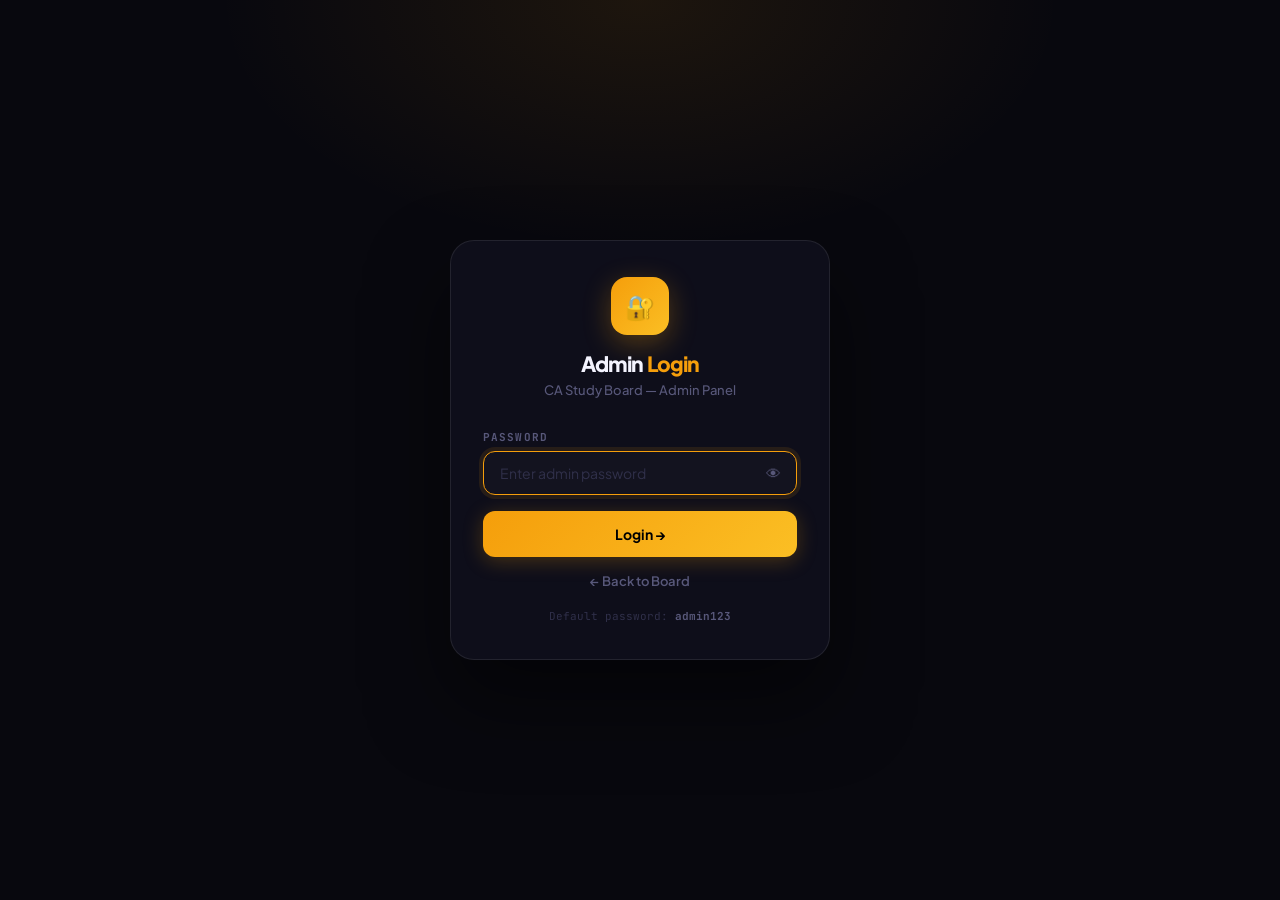
<file: admin (1).html>
<!DOCTYPE html>
<html lang="en">
<head>
<meta charset="UTF-8"/>
<meta name="viewport" content="width=device-width,initial-scale=1"/>
<title>Admin — CA Study Board</title>
<link href="https://fonts.googleapis.com/css2?family=Plus+Jakarta+Sans:wght@400;500;600;700;800&family=JetBrains+Mono:wght@400;500;600&display=swap" rel="stylesheet"/>
<style>
*{box-sizing:border-box;margin:0;padding:0}
:root{
  --bg:#08080e;--card:#0e0e1a;--card2:#13131f;--card3:#191926;
  --line:#ffffff0d;--line2:#ffffff16;--line3:#ffffff22;--line4:#ffffff30;
  --t1:#f4f4ff;--t2:#a0a0c8;--t3:#58587a;--t4:#30304a;
  --amber:#f59e0b;--amber2:#fbbf24;
  --green:#22c55e;--red:#f87171;--blue:#60a5fa;--purple:#c084fc;
  --font:'Plus Jakarta Sans',sans-serif;--mono:'JetBrains Mono',monospace;
}
html,body{min-height:100vh;font-family:var(--font);-webkit-font-smoothing:antialiased;background:var(--bg);color:var(--t1)}

/* NAV */
.nav{height:58px;display:flex;align-items:center;padding:0 1.25rem;border-bottom:1px solid var(--line2);position:sticky;top:0;background:rgba(8,8,14,.9);backdrop-filter:blur(16px);z-index:60;gap:10px}
.logo{font-size:16px;font-weight:800;letter-spacing:-.04em;text-decoration:none;color:var(--t1);display:flex;align-items:center;gap:8px}
.logo-dot{width:8px;height:8px;border-radius:50%;background:var(--amber);box-shadow:0 0 8px var(--amber)}
.logo span{color:var(--amber)}
.nav-links{display:flex;gap:4px;margin-left:auto}
.nl{font-size:13px;font-weight:600;color:var(--t3);padding:6px 13px;border-radius:8px;text-decoration:none;transition:.15s}
.nl:hover{color:var(--t1);background:var(--card2)}.nl.on{color:var(--t1);background:var(--card3);border:1px solid var(--line2)}
.logout-btn{margin-left:10px;font-size:12px;font-weight:600;color:var(--t3);background:none;border:1px solid var(--line2);padding:6px 14px;border-radius:8px;cursor:pointer;font-family:var(--font);transition:.15s}
.logout-btn:hover{color:var(--red);border-color:rgba(248,113,113,.3)}

/* LOGIN PAGE */
.login-pg{min-height:100vh;display:flex;align-items:center;justify-content:center;padding:1.5rem;background:radial-gradient(ellipse 60% 50% at 50% 0%,rgba(245,158,11,.09) 0%,transparent 55%),var(--bg)}
.login-box{width:100%;max-width:380px;background:var(--card);border:1px solid var(--line2);border-radius:24px;padding:2.25rem 2rem;box-shadow:0 40px 80px rgba(0,0,0,.5);animation:rise .4s cubic-bezier(.22,1,.36,1)}
@keyframes rise{from{opacity:0;transform:translateY(24px)}to{opacity:1;transform:none}}
.login-logo{text-align:center;margin-bottom:2rem}
.login-mark{width:58px;height:58px;border-radius:16px;background:linear-gradient(135deg,var(--amber),var(--amber2));display:flex;align-items:center;justify-content:center;font-size:24px;margin:0 auto .9rem;box-shadow:0 8px 28px rgba(245,158,11,.3)}
.login-logo h1{font-size:21px;font-weight:800;letter-spacing:-.04em}.login-logo h1 span{color:var(--amber)}
.login-logo p{font-size:13px;color:var(--t3);margin-top:.3rem;font-weight:500}
.pw-wrap{position:relative}
.pw-wrap input{padding-right:46px}
.pw-eye{position:absolute;right:13px;top:50%;transform:translateY(-50%);background:none;border:none;cursor:pointer;color:var(--t3);font-size:15px;padding:3px;line-height:1;transition:.15s}
.pw-eye:hover{color:var(--t2)}

/* DASHBOARD */
.page{max-width:720px;margin:0 auto;padding:2rem 1.25rem 4rem}

/* ADMIN HEADER */
.adm-hdr{
  display:flex;align-items:center;gap:14px;padding:1.25rem;
  background:var(--card);border:1px solid var(--line2);border-radius:18px;margin-bottom:1.5rem;
}
.adm-av{width:50px;height:50px;border-radius:14px;background:linear-gradient(135deg,var(--amber),var(--amber2));display:flex;align-items:center;justify-content:center;font-size:20px;font-weight:800;color:#000;flex-shrink:0}
.adm-meta strong{font-size:17px;font-weight:800;letter-spacing:-.03em;color:var(--t1)}
.adm-meta p{font-size:12px;font-weight:500;color:var(--t3);margin-top:3px;display:flex;align-items:center;gap:6px}
.live-dot{display:inline-block;width:6px;height:6px;border-radius:50%;background:var(--green);animation:pulse 2s infinite}
@keyframes pulse{0%,100%{box-shadow:0 0 0 0 rgba(34,197,94,.5)}50%{box-shadow:0 0 0 6px rgba(34,197,94,0)}}
.hdr-right{margin-left:auto}

/* STATS */
.stats{display:grid;grid-template-columns:repeat(4,1fr);gap:10px;margin-bottom:1.5rem}
@media(max-width:480px){.stats{grid-template-columns:repeat(2,1fr)}}
.stat{background:var(--card);border:1px solid var(--line2);border-radius:14px;padding:1rem 1rem .85rem;text-align:center;transition:.2s}
.stat:hover{border-color:var(--line3)}
.stat .n{font-size:28px;font-weight:800;font-family:var(--mono);color:var(--amber);line-height:1}
.stat .l{font-size:10px;font-weight:700;font-family:var(--mono);letter-spacing:.08em;color:var(--t4);margin-top:.35rem;text-transform:uppercase}

/* SECTION TABS */
.sec-tabs{display:flex;gap:6px;overflow-x:auto;scrollbar-width:none;margin-bottom:1.5rem}
.sec-tabs::-webkit-scrollbar{display:none}
.stab{flex-shrink:0;font-family:var(--font);font-size:13px;font-weight:700;padding:8px 18px;border-radius:30px;border:1px solid var(--line2);background:var(--card2);color:var(--t3);cursor:pointer;transition:all .18s}
.stab:hover{border-color:var(--line3);color:var(--t2)}
.stab.on{background:var(--amber);border-color:var(--amber);color:#000;box-shadow:0 4px 16px rgba(245,158,11,.3)}

.sec{display:none}.sec.on{display:block}

/* CARD */
.card{background:var(--card);border:1px solid var(--line2);border-radius:16px;padding:1.25rem;margin-bottom:1rem}
.card-title{font-size:14px;font-weight:700;color:var(--t1);margin-bottom:1rem;letter-spacing:-.02em}

/* FORM */
.lbl{display:block;font-size:11px;font-weight:700;letter-spacing:.1em;text-transform:uppercase;color:var(--t3);margin-bottom:7px;font-family:var(--mono)}
.field{margin-bottom:1rem}
input,textarea,select{width:100%;background:var(--card2);border:1.5px solid var(--line2);color:var(--t1);border-radius:12px;padding:12px 16px;font-family:var(--font);font-size:14px;font-weight:500;outline:none;transition:.2s}
input:focus,textarea:focus,select:focus{border-color:var(--amber);box-shadow:0 0 0 4px rgba(245,158,11,.1)}
input::placeholder,textarea::placeholder{color:var(--t4);font-weight:400}
textarea{resize:vertical;min-height:72px}
select option{background:var(--card2)}

/* TYPE GRID */
.type-grid{display:grid;grid-template-columns:1fr 1fr 1fr;gap:8px}
.topt{
  background:var(--card2);border:1.5px solid var(--line2);
  border-radius:12px;padding:12px 8px;text-align:center;cursor:pointer;transition:.2s;
  font-size:13px;font-weight:700;color:var(--t3);
}
.topt:hover{border-color:var(--line3);color:var(--t2)}
.topt.on{border-color:var(--amber);color:var(--amber);background:rgba(245,158,11,.06)}
.topt .ti{font-size:22px;display:block;margin-bottom:4px}

.two{display:grid;grid-template-columns:1fr 1fr;gap:10px}

/* BUTTONS */
.btn{display:inline-flex;align-items:center;justify-content:center;gap:7px;border:none;border-radius:12px;padding:12px 20px;font-family:var(--font);font-size:14px;font-weight:700;cursor:pointer;transition:all .18s}
.btn-primary{background:linear-gradient(135deg,var(--amber),var(--amber2));color:#000;box-shadow:0 4px 20px rgba(245,158,11,.25)}
.btn-primary:hover{transform:translateY(-2px);box-shadow:0 8px 28px rgba(245,158,11,.35)}
.btn-full{width:100%}
.btn-sm{padding:6px 14px;font-size:12px;border-radius:8px}
.btn-ghost-sm{background:var(--card2);color:var(--t2);border:1px solid var(--line2);padding:6px 14px;font-size:12px;border-radius:8px;font-family:var(--font);font-weight:600;cursor:pointer;transition:.15s}
.btn-ghost-sm:hover{border-color:var(--line3);color:var(--t1)}
.btn-approve{background:rgba(34,197,94,.1);color:var(--green);border:1px solid rgba(34,197,94,.2);padding:6px 14px;font-size:12px;border-radius:8px;font-family:var(--font);font-weight:700;cursor:pointer;transition:.15s}
.btn-approve:hover{background:rgba(34,197,94,.18)}
.btn-block{background:rgba(248,113,113,.08);color:var(--red);border:1px solid rgba(248,113,113,.2);padding:6px 14px;font-size:12px;border-radius:8px;font-family:var(--font);font-weight:700;cursor:pointer;transition:.15s}
.btn-block:hover{background:rgba(248,113,113,.15)}
.btn-danger{background:transparent;color:var(--red);border:1.5px solid rgba(248,113,113,.2);padding:10px 18px;font-size:13px;border-radius:10px;font-family:var(--font);font-weight:700;cursor:pointer;transition:.15s}
.btn-danger:hover{background:rgba(248,113,113,.08)}

/* ERR */
.err{font-size:12px;font-weight:600;color:var(--red);margin-top:6px;display:none;padding:7px 12px;background:rgba(248,113,113,.07);border-radius:8px}

/* USERS */
.urow{display:flex;align-items:center;gap:12px;background:var(--card);border:1px solid var(--line2);border-radius:14px;padding:.9rem 1rem;margin-bottom:.6rem;transition:.2s}
.urow:hover{border-color:var(--line3)}
.uav{width:36px;height:36px;border-radius:10px;background:linear-gradient(135deg,#6366f1,#8b5cf6);display:flex;align-items:center;justify-content:center;font-size:14px;font-weight:800;flex-shrink:0}
.uinfo{flex:1;min-width:0}
.uinfo strong{font-size:14px;font-weight:700;color:var(--t1);display:flex;align-items:center;gap:8px}
.uinfo p{font-size:12px;font-weight:500;color:var(--t3);font-family:var(--mono);margin-top:2px}
.ubadge{font-size:10px;font-weight:700;font-family:var(--mono);padding:2px 8px;border-radius:20px}
.ubadge.ok{background:rgba(34,197,94,.1);border:1px solid rgba(34,197,94,.2);color:var(--green)}
.ubadge.pend{background:rgba(245,158,11,.1);border:1px solid rgba(245,158,11,.2);color:var(--amber)}
.ubadge.blkd{background:rgba(248,113,113,.1);border:1px solid rgba(248,113,113,.2);color:var(--red)}
.uactions{display:flex;gap:6px;flex-wrap:wrap;flex-shrink:0}

/* HANDS */
.hrow{display:flex;gap:12px;background:var(--card);border:1px solid rgba(245,158,11,.15);border-radius:14px;padding:.9rem 1rem;margin-bottom:.6rem}
.hinfo{flex:1}
.hname{font-size:14px;font-weight:700;color:var(--t1);display:flex;align-items:center;gap:8px}
.hphone{font-size:11px;font-family:var(--mono);font-weight:500;color:var(--t3)}
.hnote{font-size:13px;font-weight:500;color:var(--t2);margin-top:.35rem;line-height:1.5}
.htime{font-size:11px;font-family:var(--mono);font-weight:500;color:var(--t4);margin-top:.4rem}

/* RECENT POSTS */
.rpost{display:flex;align-items:center;gap:12px;background:var(--card);border:1px solid var(--line2);border-radius:12px;padding:.85rem 1rem;margin-bottom:.6rem;transition:.2s}
.rpost:hover{border-color:var(--line3)}
.rpost-icon{font-size:22px;flex-shrink:0}
.rpost-body{flex:1}
.rpost-body strong{font-size:13px;font-weight:700;color:var(--t1);display:block}
.rpost-body p{font-size:11px;font-weight:500;color:var(--t4);font-family:var(--mono);margin-top:2px}

/* EMPTY */
.empty-state{text-align:center;padding:2.5rem 1rem;color:var(--t4)}
.empty-state .big{font-size:36px;margin-bottom:.5rem;filter:grayscale(1);opacity:.3}
.empty-state p{font-size:13px;font-weight:600;color:var(--t3)}

/* TOAST */
#toast{position:fixed;bottom:1.5rem;left:50%;transform:translateX(-50%);background:var(--card3);border:1px solid var(--line3);color:var(--t1);padding:11px 22px;border-radius:30px;font-size:13px;font-weight:600;z-index:999;pointer-events:none;opacity:0;transition:.25s;white-space:nowrap;max-width:90vw;box-shadow:0 8px 32px rgba(0,0,0,.4)}
#toast.on{opacity:1}
</style>
</head>
<body>

<!-- LOGIN -->
<div id="login-pg" class="login-pg">
  <div class="login-box">
    <div class="login-logo">
      <div class="login-mark">🔐</div>
      <h1>Admin <span>Login</span></h1>
      <p>CA Study Board — Admin Panel</p>
    </div>
    <div class="field">
      <label class="lbl">Password</label>
      <div class="pw-wrap">
        <input type="password" id="pw" placeholder="Enter admin password" onkeydown="if(event.key==='Enter')doLogin()"/>
        <button class="pw-eye" onclick="togglePw()" id="eye-btn">👁</button>
      </div>
      <div class="err" id="pw-err">❌ Wrong password. Try again.</div>
    </div>
    <button class="btn btn-primary btn-full" style="padding:14px" onclick="doLogin()">Login →</button>
    <a href="index.html" style="display:block;text-align:center;font-size:13px;font-weight:600;color:var(--t3);margin-top:1rem;text-decoration:none;transition:.15s" onmouseover="this.style.color='var(--amber)'" onmouseout="this.style.color='var(--t3)'">← Back to Board</a>
    <p style="text-align:center;font-size:11px;font-family:var(--mono);color:var(--t4);margin-top:1.25rem">Default password: <strong style="color:var(--t3)">admin123</strong></p>
  </div>
</div>

<!-- DASHBOARD -->
<div id="dash-pg" style="display:none">
<nav class="nav">
  <a class="logo" href="index.html"><span class="logo-dot"></span>CA <span>Board</span></a>
  <div class="nav-links">
    <a href="index.html" class="nl">📋 Board</a>
    <a href="chat.html"  class="nl">💬 Chat</a>
    <a href="admin.html" class="nl on">⚙️ Admin</a>
  </div>
  <button class="logout-btn" onclick="doLogout()">Logout</button>
</nav>

<div class="page">

  <!-- Admin Header -->
  <div class="adm-hdr">
    <div class="adm-av" id="adm-av">A</div>
    <div class="adm-meta">
      <strong id="adm-nm">Admin</strong>
      <p><span class="live-dot"></span> Administrator · Active session</p>
    </div>
    <div class="hdr-right">
      <button class="btn btn-primary btn-sm" onclick="switchSec('post',null)">✏️ New Post</button>
    </div>
  </div>

  <!-- Stats -->
  <div class="stats">
    <div class="stat"><div class="n" id="st-posts">0</div><div class="l">Posts</div></div>
    <div class="stat"><div class="n" id="st-mem">0</div><div class="l">Members</div></div>
    <div class="stat"><div class="n" id="st-pend" style="color:var(--amber)">0</div><div class="l">Pending</div></div>
    <div class="stat"><div class="n" id="st-hands" style="color:var(--red)">0</div><div class="l">Hands</div></div>
  </div>

  <!-- Section Tabs -->
  <div class="sec-tabs">
    <button class="stab on" onclick="switchSec('post',this)">✏️ Post</button>
    <button class="stab" onclick="switchSec('members',this)" id="tab-members">👥 Members</button>
    <button class="stab" onclick="switchSec('hands',this)" id="tab-hands">✋ Hands</button>
    <button class="stab" onclick="switchSec('settings',this)">⚙️ Settings</button>
  </div>

  <!-- ── POST SECTION ── -->
  <div class="sec on" id="sec-post">
    <div class="card">
      <div class="field">
        <label class="lbl">Announcement Type</label>
        <div class="type-grid">
          <div class="topt on" onclick="selType('meet',this)"><span class="ti">📍</span>Meet Up</div>
          <div class="topt" onclick="selType('urgent',this)"><span class="ti">🚨</span>Urgent</div>
          <div class="topt" onclick="selType('notice',this)"><span class="ti">📋</span>Notice</div>
        </div>
      </div>
      <div class="field"><label class="lbl">Title</label><input id="c-title" type="text" placeholder="e.g. Library meeting tomorrow at 5 PM"/></div>
      <div id="meet-flds">
        <div class="two">
          <div class="field"><label class="lbl">Date</label><input id="c-date" type="date"/></div>
          <div class="field"><label class="lbl">Time</label><input id="c-time" type="time"/></div>
        </div>
        <div class="field"><label class="lbl">Place</label><input id="c-place" type="text" placeholder="e.g. ICAI Bhavan, Gate 2, Room 3"/></div>
      </div>
      <div class="field"><label class="lbl">Details (optional)</label><textarea id="c-body" placeholder="Any extra information..."></textarea></div>
      <button class="btn btn-primary btn-full" style="padding:14px" onclick="doPost()">📢 Post Announcement</button>
    </div>

    <p style="font-size:11px;font-weight:700;font-family:var(--mono);letter-spacing:.08em;color:var(--t4);text-transform:uppercase;margin-bottom:.75rem">Recent Posts</p>
    <div id="recent-posts"></div>
  </div>

  <!-- ── MEMBERS SECTION ── -->
  <div class="sec" id="sec-members">
    <div style="display:flex;align-items:center;justify-content:space-between;margin-bottom:1rem">
      <strong style="font-size:16px;font-weight:800;letter-spacing:-.03em">Members</strong>
      <span style="font-size:12px;font-weight:600;font-family:var(--mono);color:var(--t3)" id="mem-sum"></span>
    </div>
    <div id="user-list"></div>
  </div>

  <!-- ── HANDS SECTION ── -->
  <div class="sec" id="sec-hands">
    <strong style="font-size:16px;font-weight:800;letter-spacing:-.03em;display:block;margin-bottom:1rem">Raise Hand Requests</strong>
    <div id="hand-list"></div>
  </div>

  <!-- ── SETTINGS SECTION ── -->
  <div class="sec" id="sec-settings">
    <div class="card">
      <p class="card-title">Admin Profile</p>
      <div class="field"><label class="lbl">Display Name</label><input id="s-name" type="text" placeholder="Your name"/></div>
      <button class="btn btn-primary" onclick="saveName()">Save Name</button>
    </div>
    <div class="card">
      <p class="card-title">Change Password</p>
      <div class="field"><label class="lbl">New Password</label><input id="s-pw" type="password" placeholder="Min 6 characters"/></div>
      <div class="field"><label class="lbl">Confirm Password</label><input id="s-pw2" type="password" placeholder="Repeat new password"/></div>
      <div class="err" id="pw2-err">Passwords don't match</div>
      <button class="btn btn-primary" onclick="savePw()">Change Password</button>
    </div>
    <div class="card" style="border-color:rgba(248,113,113,.15)">
      <p class="card-title" style="color:var(--red)">Danger Zone</p>
      <div style="display:flex;gap:8px;flex-wrap:wrap">
        <button class="btn-danger" onclick="clearPosts()">🗑 Delete All Posts</button>
        <button class="btn-danger" onclick="clearChat()">🗑 Clear Chat</button>
        <button class="btn-danger" onclick="clearUsers()">🗑 Remove All Users</button>
      </div>
    </div>
  </div>

</div>
</div>

<div id="toast"></div>
<script>
const K={PW:'cab_pw',NAME:'cab_name',POSTS:'cab_posts',USERS:'cab_users',MSGS:'cab_msgs',HANDS:'cab_hands'};
const DEFAULT_PW='admin123';
function sg(k,d){try{const v=localStorage.getItem(k);return v!=null?JSON.parse(v):d}catch{return d}}
function ss(k,v){localStorage.setItem(k,JSON.stringify(v))}
function getS(){try{return JSON.parse(sessionStorage.getItem('cab_s'))||null}catch{return null}}
function setS(d){sessionStorage.setItem('cab_s',JSON.stringify(d))}
function clearS(){sessionStorage.removeItem('cab_s')}
function isAdmin(){return getS()?.role==='admin'}
function getAdminPw(){return localStorage.getItem(K.PW)||DEFAULT_PW}
function getAdminName(){return sg(K.NAME,'Admin')}
function getUsers(){return sg(K.USERS,[])}
function getPosts(){return sg(K.POSTS,[])}
function getHands(){return sg(K.HANDS,[])}
function toast(m,dur=2800){const t=document.getElementById('toast');t.textContent=m;t.classList.add('on');clearTimeout(t._t);t._t=setTimeout(()=>t.classList.remove('on'),dur)}
function esc(s){return String(s||'').replace(/&/g,'&amp;').replace(/</g,'&lt;').replace(/>/g,'&gt;')}
function ago(ts){const s=Math.floor((Date.now()-ts)/1000);if(s<60)return'just now';if(s<3600)return~~(s/60)+'m ago';if(s<86400)return~~(s/3600)+'h ago';return~~(s/86400)+'d ago'}
function fmtD(d){if(!d)return'';const[y,mo,day]=d.split('-');const ms=['Jan','Feb','Mar','Apr','May','Jun','Jul','Aug','Sep','Oct','Nov','Dec'];const dt=new Date(y,+mo-1,+day);return['Sun','Mon','Tue','Wed','Thu','Fri','Sat'][dt.getDay()]+', '+parseInt(day)+' '+ms[+mo-1]}
function fmtT(t){if(!t)return'';const[h,m]=t.split(':');const hh=+h;return`${hh%12||12}:${m} ${hh>=12?'PM':'AM'}`}

window.addEventListener('load',()=>{
  if(isAdmin()){showDash();return}
  document.getElementById('login-pg').style.display='flex';
  document.getElementById('dash-pg').style.display='none';
  setTimeout(()=>document.getElementById('pw').focus(),150);
});

function doLogin(){
  const pw=document.getElementById('pw').value;
  if(pw===getAdminPw()){
    setS({role:'admin',phone:'admin'});
    document.getElementById('pw').value='';
    showDash();
  } else {
    document.getElementById('pw-err').style.display='block';
    document.getElementById('pw').value='';
    document.getElementById('pw').focus();
    setTimeout(()=>document.getElementById('pw-err').style.display='none',2200);
  }
}
function doLogout(){clearS();document.getElementById('dash-pg').style.display='none';document.getElementById('login-pg').style.display='flex';setTimeout(()=>document.getElementById('pw').focus(),100)}
function togglePw(){const i=document.getElementById('pw');i.type=i.type==='password'?'text':'password'}

function showDash(){
  document.getElementById('login-pg').style.display='none';
  document.getElementById('dash-pg').style.display='block';
  const n=getAdminName();
  document.getElementById('adm-nm').textContent=n;
  document.getElementById('adm-av').textContent=n[0].toUpperCase();
  document.getElementById('s-name').value=n;
  const t=new Date();t.setDate(t.getDate()+1);
  document.getElementById('c-date').value=t.toISOString().split('T')[0];
  updateStats();renderRecent();
  setInterval(()=>{updateStats();if(document.getElementById('sec-members').classList.contains('on'))renderUsers();if(document.getElementById('sec-hands').classList.contains('on'))renderHands();},4000);
}

// ── POST ──
let pType='meet';
function selType(t,el){
  pType=t;document.querySelectorAll('.topt').forEach(e=>e.classList.remove('on'));el.classList.add('on');
  document.getElementById('meet-flds').style.display=t==='meet'?'block':'none';
}

function doPost(){
  const title=document.getElementById('c-title').value.trim();
  if(!title){toast('⚠️ Add a title!');return}
  const posts=getPosts();
  const post={id:Date.now(),ts:Date.now(),type:pType,title,date:document.getElementById('c-date').value,time:document.getElementById('c-time').value,place:document.getElementById('c-place').value.trim(),body:document.getElementById('c-body').value.trim(),from:getAdminName()};
  posts.push(post);ss(K.POSTS,posts);
  ['c-title','c-body','c-place'].forEach(id=>document.getElementById(id).value='');
  toast('📢 Posted!');updateStats();renderRecent();
  if(Notification?.permission==='granted')new Notification('📢 '+title,{body:post.place||post.body||'New from CA Board'});
}

function updateStats(){
  const posts=getPosts(),users=getUsers();
  const pend=users.filter(u=>!u.approved&&!u.blocked).length;
  const hands=getHands().filter(h=>!h.resolved).length;
  document.getElementById('st-posts').textContent=posts.length;
  document.getElementById('st-mem').textContent=users.filter(u=>u.approved).length;
  document.getElementById('st-pend').textContent=pend;
  document.getElementById('st-hands').textContent=hands;
  // highlight tabs if pending
  document.getElementById('tab-members').style.outline=pend>0?'2px solid rgba(245,158,11,.4)':'none';
  document.getElementById('tab-hands').style.outline=hands>0?'2px solid rgba(248,113,113,.4)':'none';
}

function renderRecent(){
  const posts=getPosts().slice().reverse().slice(0,6);
  const c=document.getElementById('recent-posts');
  if(!posts.length){c.innerHTML=`<div class="empty-state"><div class="big">📭</div><p>No posts yet</p></div>`;return}
  const icons={meet:'📍',urgent:'🚨',notice:'📋'};
  c.innerHTML=posts.map(p=>`
    <div class="rpost">
      <span class="rpost-icon">${icons[p.type]||'📢'}</span>
      <div class="rpost-body"><strong>${esc(p.title)}</strong><p>${fmtD(p.date)||''} ${fmtT(p.time)||''} · ${ago(p.ts)}</p></div>
      <button class="btn-block" onclick="delPost(${p.id})">🗑 Delete</button>
    </div>`).join('');
}
function delPost(id){if(!confirm('Delete this post?'))return;ss(K.POSTS,getPosts().filter(p=>p.id!==id));renderRecent();updateStats();toast('🗑 Deleted')}

// ── MEMBERS ──
function renderUsers(){
  const all=getUsers();
  const pend=all.filter(u=>!u.approved&&!u.blocked),appr=all.filter(u=>u.approved),blkd=all.filter(u=>u.blocked);
  document.getElementById('mem-sum').textContent=`${appr.length} approved · ${pend.length} pending · ${blkd.length} blocked`;
  const c=document.getElementById('user-list');
  if(!all.length){c.innerHTML=`<div class="empty-state"><div class="big">👥</div><p>No registrations yet</p></div>`;return}
  const sorted=[...pend,...appr,...blkd];
  c.innerHTML=sorted.map(u=>{
    const bc=u.approved?'ok':u.blocked?'blkd':'pend';
    const bt=u.approved?'Approved':u.blocked?'Blocked':'Pending';
    return`<div class="urow">
      <div class="uav">${(u.name||'?')[0].toUpperCase()}</div>
      <div class="uinfo">
        <strong>${esc(u.name)} <span class="ubadge ${bc}">${bt}</span></strong>
        <p>+91 ${esc(u.phone)}</p>
      </div>
      <div class="uactions">
        ${!u.approved&&!u.blocked?`<button class="btn-approve" onclick="approveU('${u.phone}')">✓ Approve</button>`:''}
        ${u.approved?`<button class="btn-block" onclick="blockU('${u.phone}')">Block</button>`:''}
        ${u.blocked?`<button class="btn-approve" onclick="approveU('${u.phone}')">Unblock</button>`:''}
        <button class="btn-ghost-sm" onclick="removeU('${u.phone}')">✕</button>
      </div></div>`;
  }).join('');
}
function approveU(ph){const u=getUsers(),usr=u.find(x=>x.phone===ph);if(usr){usr.approved=true;usr.blocked=false;ss(K.USERS,u)}renderUsers();updateStats();toast('✅ Approved! Member can now access the board.')}
function blockU(ph){if(!confirm('Block this user?'))return;const u=getUsers(),usr=u.find(x=>x.phone===ph);if(usr){usr.blocked=true;usr.approved=false;ss(K.USERS,u)}renderUsers();updateStats();toast('🚫 User blocked')}
function removeU(ph){if(!confirm('Remove permanently?'))return;ss(K.USERS,getUsers().filter(u=>u.phone!==ph));renderUsers();updateStats();toast('🗑 Removed')}

// ── HANDS ──
function renderHands(){
  const hands=getHands().filter(h=>!h.resolved).slice().reverse();
  const c=document.getElementById('hand-list');
  if(!hands.length){c.innerHTML=`<div class="empty-state"><div class="big">✋</div><p>No pending requests</p></div>`;return}
  c.innerHTML=hands.map(h=>`
    <div class="hrow">
      <div style="font-size:26px;flex-shrink:0;margin-top:2px">✋</div>
      <div class="hinfo">
        <div class="hname">${esc(h.name)} <span class="hphone">+91 ${esc(h.phone)}</span></div>
        ${h.note?`<div class="hnote">${esc(h.note)}</div>`:`<div class="hnote" style="color:var(--t4);font-style:italic">No message</div>`}
        <div class="htime">${ago(h.ts)}</div>
      </div>
      <button class="btn-approve" style="white-space:nowrap;align-self:center;flex-shrink:0" onclick="resolveH(${h.id})">✓ Resolve</button>
    </div>`).join('');
}
function resolveH(id){const h=getHands(),hh=h.find(x=>x.id===id);if(hh)hh.resolved=true;ss(K.HANDS,h);renderHands();updateStats();toast('✅ Resolved')}

// ── SETTINGS ──
function saveName(){const n=document.getElementById('s-name').value.trim();if(!n){toast('⚠️ Enter a name');return}localStorage.setItem(K.NAME,n);document.getElementById('adm-nm').textContent=n;document.getElementById('adm-av').textContent=n[0].toUpperCase();toast('✅ Name saved!')}
function savePw(){const p=document.getElementById('s-pw').value,p2=document.getElementById('s-pw2').value;if(p!==p2){document.getElementById('pw2-err').style.display='block';return}if(p.length<6){toast('⚠️ Min 6 characters');return}document.getElementById('pw2-err').style.display='none';localStorage.setItem(K.PW,p);document.getElementById('s-pw').value='';document.getElementById('s-pw2').value='';toast('🔐 Password changed!')}
function clearPosts(){if(!confirm('Delete ALL posts? This cannot be undone.'))return;ss(K.POSTS,[]);renderRecent();updateStats();toast('🗑 All posts deleted')}
function clearChat(){if(!confirm('Clear all chat messages?'))return;ss(K.MSGS,[]);toast('🗑 Chat cleared')}
function clearUsers(){if(!confirm('Remove ALL users? They will need to re-register.'))return;ss(K.USERS,[]);renderUsers();updateStats();toast('🗑 All users removed')}

function switchSec(name,el){
  document.querySelectorAll('.sec').forEach(s=>s.classList.remove('on'));
  document.getElementById('sec-'+name).classList.add('on');
  if(el){document.querySelectorAll('.stab').forEach(t=>t.classList.remove('on'));el.classList.add('on')}
  else{document.querySelectorAll('.stab').forEach((t,i)=>{if(i===0)t.classList.add('on')})}
  if(name==='members')renderUsers();
  if(name==='hands')renderHands();
}
</script>
</body>
</html>
</file>
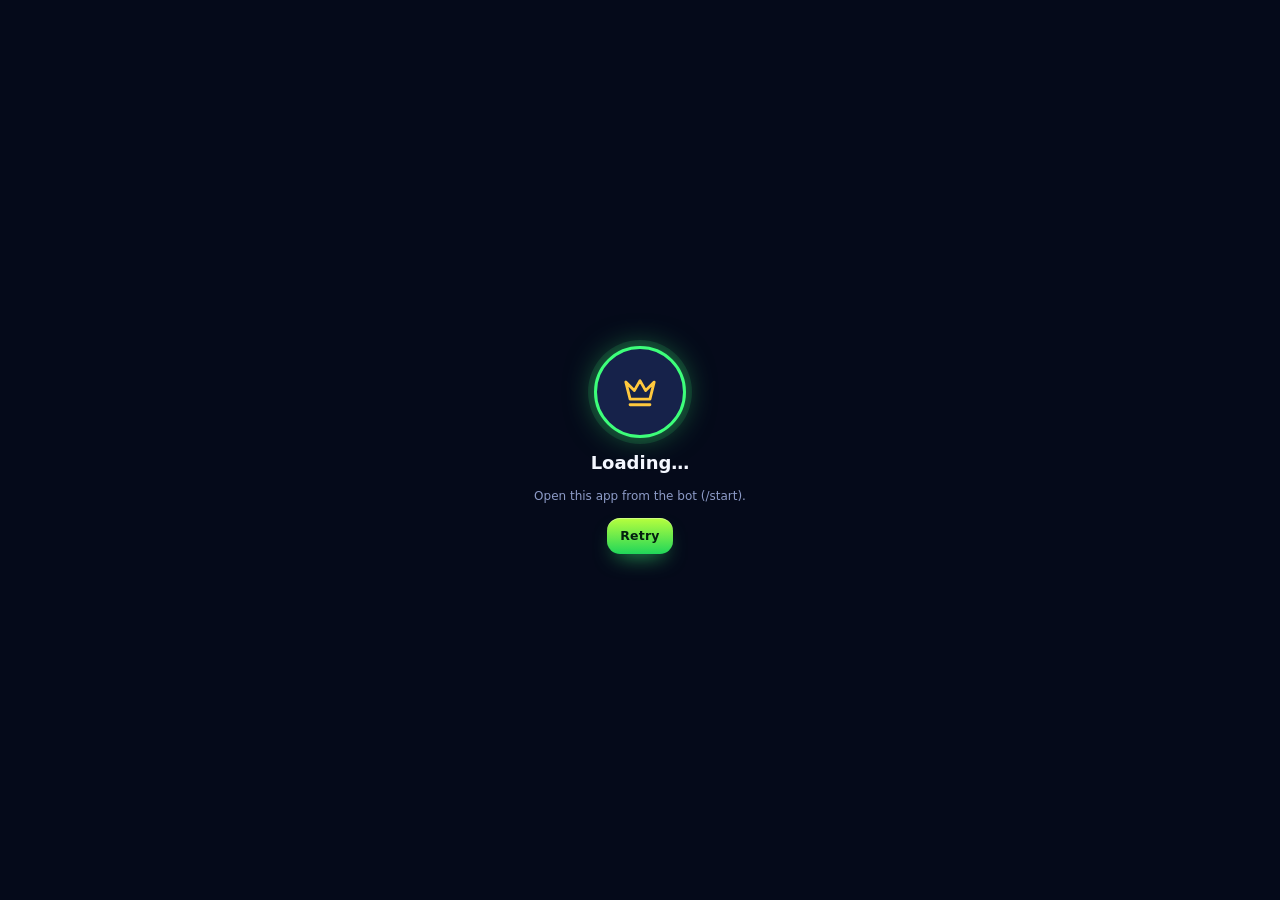
<file: game.html>
<!DOCTYPE html>
<html lang="en">
<head>
<meta charset="utf-8">
<meta name="viewport" content="width=device-width,initial-scale=1,viewport-fit=cover,user-scalable=no">
<meta name="referrer" content="no-referrer">
<meta http-equiv="Content-Security-Policy" content="default-src 'none'; script-src 'self' 'unsafe-inline' https://telegram.org; style-src 'self' 'unsafe-inline' https://fonts.googleapis.com; font-src https://fonts.gstatic.com; img-src 'self' data: blob: https:; connect-src 'self'; object-src 'none'; base-uri 'none'; form-action 'none'">
<title>Bet &amp; Earn</title>
<link rel="preconnect" href="https://fonts.googleapis.com"><link rel="preconnect" href="https://fonts.gstatic.com" crossorigin>
<link rel="stylesheet" href="https://fonts.googleapis.com/css2?family=Poppins:ital,wght@0,500;0,600;0,700;0,800;1,800&display=swap" media="print" onload="this.media='all'">
<script src="https://telegram.org/js/telegram-web-app.js"></script>
<style>
:root{--bg:#050a1a;--c1:#0b1430;--c2:#121e44;--bd:#1f2f66;--tx:#f4f7ff;--sf:#8d9bc7;--g:#3dff7a;--g2:#b8ff3d;--y:#ffc83d;--r:#ff4f6d}
*{box-sizing:border-box;margin:0;padding:0;-webkit-tap-highlight-color:transparent}
[hidden]{display:none!important}
html{background:var(--bg);overscroll-behavior-y:none}
html::before{content:'';position:fixed;inset:0;z-index:-1;transform:translateZ(0);background:radial-gradient(ellipse 80% 38% at 50% 0,rgba(40,90,220,.34),transparent 70%),radial-gradient(ellipse 60% 30% at 100% 65%,rgba(120,50,255,.2),transparent 70%),var(--bg)}
body{font:500 13.5px/1.45 'Poppins',system-ui,-apple-system,'Segoe UI',Roboto,sans-serif;-webkit-font-smoothing:antialiased;font-variant-numeric:tabular-nums;overscroll-behavior:none;color:var(--tx);padding:0 14px calc(96px + env(safe-area-inset-bottom,0px));min-height:100vh}
button,input,textarea{font:inherit;color:inherit;border:0;background:none;outline:none}
button{cursor:pointer}
.ic{width:1.15em;height:1.15em;display:inline-block;vertical-align:-.2em;fill:none;stroke:currentColor;stroke-width:2;stroke-linecap:round;stroke-linejoin:round}
/* loading */
#load{position:fixed;inset:0;z-index:900;background:var(--bg);display:flex;flex-direction:column;align-items:center;justify-content:center;gap:12px;text-align:center;padding:24px}
#load .av{width:92px;height:92px;font-size:36px;color:var(--y);border-width:3px;box-shadow:0 0 0 6px rgba(61,255,122,.12),0 0 34px -6px rgba(61,255,122,.6);animation:pls 1.8s ease-in-out infinite}
.spin{width:30px;height:30px;border-radius:50%;border:3px solid #1b2a5c;border-top-color:var(--g);animation:sp .8s linear infinite}
@keyframes sp{to{transform:rotate(360deg)}}
/* header */
.hd{display:flex;align-items:center;justify-content:space-between;padding:14px 0 12px}
.av{width:42px;height:42px;border-radius:50%;border:2px solid var(--g);overflow:hidden;display:flex;align-items:center;justify-content:center;background:#16224a;font-weight:900;flex-shrink:0}
.av img{width:100%;height:100%;object-fit:cover;display:block}
.brand{text-align:center;min-width:0;padding:0 8px}
.brand .ic{display:block;margin:0 auto -2px;width:22px;height:22px;color:var(--y)}
.brand b{display:block;font-size:19px;font-weight:800;font-style:italic;letter-spacing:.5px;text-transform:uppercase;white-space:nowrap;overflow:hidden;text-overflow:ellipsis}
.brand b i{color:var(--g);font-style:italic}
.brand small{font-size:10px;letter-spacing:.3em;color:var(--sf)}
.ib{width:42px;height:42px;border-radius:50%;background:var(--c2);border:1px solid var(--bd);display:flex;align-items:center;justify-content:center;color:#cfd6f5}
.ib .ic{width:20px;height:20px}
/* views */
.v{display:none}.v.on{display:block}
.v.on>*{animation:rise .45s cubic-bezier(.2,.8,.2,1) both}
.v.on>*:nth-child(2){animation-delay:.05s}.v.on>*:nth-child(3){animation-delay:.1s}.v.on>*:nth-child(4){animation-delay:.15s}.v.on>*:nth-child(5){animation-delay:.2s}
@keyframes rise{from{opacity:0;transform:translateY(12px)}to{opacity:1;transform:none}}
.card{background:linear-gradient(160deg,var(--c2),var(--c1));border:1px solid var(--bd);border-radius:20px;padding:14px;margin-bottom:12px}
.card h3{font-size:15.5px;font-weight:700;margin-bottom:10px;display:flex;align-items:center;gap:8px}
.hero{position:relative;overflow:hidden;min-height:188px;padding:16px 14px;border-color:rgba(61,255,122,.5);box-shadow:0 0 24px -8px rgba(61,255,122,.5);background:radial-gradient(circle at 85% 40%,rgba(61,255,122,.22),transparent 55%),linear-gradient(160deg,#10224a,#08122c)}
.hero .gm{position:absolute;right:-8px;bottom:0;height:112%;width:auto;pointer-events:none}
.hero p{color:var(--sf);font-size:12px;position:relative}
.hero h2{font-size:21px;font-weight:800;position:relative;max-width:62%;margin:1px 0 3px}
.hero h2 .ic{color:var(--y);width:20px;height:20px}
.bal{position:absolute;left:12px;bottom:12px;width:calc(100% - 92px);display:flex;align-items:center;justify-content:space-between;gap:8px;padding:10px 10px 10px 12px;border-radius:16px;background:rgba(5,10,26,.82);border:1.5px solid rgba(61,255,122,.6)}
.bal small{display:block;color:var(--sf);font-size:11px}
.bal b{font-size:23px;font-weight:800;letter-spacing:.3px;white-space:nowrap}
.bal b em{font-size:12px;font-style:normal;color:var(--g);margin-left:3px}
.btn{position:relative;overflow:hidden;display:block;width:100%;padding:13px;border-radius:15px;font-weight:700;font-size:14.5px;letter-spacing:.2px;color:#04200f;background:linear-gradient(180deg,var(--g2),#20d65a);box-shadow:0 8px 20px -10px rgba(61,255,122,.8);text-align:center;transition:transform .12s}
.btn:active{transform:scale(.97)}
.btn:not(.ghost)::after{content:'';position:absolute;top:0;bottom:0;left:0;width:36%;background:linear-gradient(100deg,transparent,rgba(255,255,255,.5),transparent);transform:translateX(-150%) skewX(-20deg);animation:shn 3.6s ease-in-out infinite}
@keyframes shn{0%,60%{transform:translateX(-150%) skewX(-20deg)}100%{transform:translateX(400%) skewX(-20deg)}}
.btn.sm{width:auto;padding:9px 13px;font-size:12.5px;border-radius:12px}
.btn.gold{background:linear-gradient(180deg,#ffe27a,var(--y));color:#2a1a00;box-shadow:0 8px 20px -10px rgba(255,200,61,.8)}
.btn.red{background:linear-gradient(180deg,#ff8a9a,#e0204a);color:#fff;box-shadow:none}
.btn.ghost{background:var(--c2);color:var(--tx);border:1px solid var(--bd);box-shadow:none}
.btn[disabled]{opacity:.5}
.ibx{width:46px;height:46px;border-radius:14px;display:grid;place-items:center;color:#fff;background:linear-gradient(145deg,var(--a),var(--b));box-shadow:0 8px 18px -8px var(--a);flex-shrink:0}
.ibx .ic{width:24px;height:24px}
.tiles{display:grid;grid-template-columns:repeat(4,1fr);gap:8px;margin-bottom:12px}
.tile{display:flex;flex-direction:column;align-items:center;gap:7px;border-radius:16px;padding:12px 4px 10px;background:var(--c1);border:1px solid var(--bd);transition:transform .12s}
.tile:active{transform:scale(.95)}
.tile b{font-size:11.5px;font-weight:700}.tile small{font-size:9.5px;color:var(--sf);margin-top:-5px}
.bonus{display:flex;align-items:center;gap:12px;border-color:rgba(255,200,61,.45);background:linear-gradient(160deg,#2a1f08,var(--c1))}
.bonus h4{font-size:15.5px;font-weight:700}.bonus p{font-size:12px;color:var(--sf)}.bonus .tm{color:var(--y);font-weight:800;font-size:13px;margin-top:3px}
#clBtn:not([disabled]){animation:pls 1.8s ease-in-out infinite}
@keyframes pls{50%{transform:scale(1.05)}}
.stats{display:grid;grid-template-columns:repeat(3,1fr);gap:8px}.stats.g2{grid-template-columns:1fr 1fr}
.st{background:rgba(5,10,26,.55);border:1px solid var(--bd);border-radius:14px;padding:10px 8px;text-align:center}
.st small{display:block;color:var(--sf);font-size:10.5px}.st b{display:block;font-size:18px;font-weight:900;margin-top:4px;word-break:break-all}
.inp{width:100%;padding:12px 13px;border-radius:13px;background:rgba(5,10,26,.7);border:1px solid var(--bd);font-weight:700}
.inp:focus{border-color:var(--g)}
textarea.inp{min-height:84px;resize:vertical}
.fl{display:block;font-size:11px;font-weight:700;color:var(--sf);margin-bottom:10px}.fl .inp{margin-top:4px}
.row{display:flex;align-items:center;gap:10px;padding:10px;border-radius:13px;background:rgba(5,10,26,.5);border:1px solid rgba(31,47,102,.7);margin-bottom:8px}
.row .ibx{width:34px;height:34px;border-radius:11px;box-shadow:none}.row .ibx .ic{width:18px;height:18px}
.row .tx{flex:1;min-width:0}.row .tx b{display:block;font-size:13px;white-space:nowrap;overflow:hidden;text-overflow:ellipsis}.row .tx small{color:var(--sf);font-size:11px;display:block}
.row .am{font-weight:900;font-size:13px;white-space:nowrap}.pos{color:var(--g)}.neg{color:var(--r)}
.row.me{border-color:var(--g)}
.banner{display:flex;align-items:center;gap:14px;border-radius:20px;padding:16px;margin-bottom:12px;border:1px solid var(--bd);background:linear-gradient(135deg,#1a2a7a,#3a1a7a 60%,#0f4a3a)}
.banner .ibx{width:58px;height:58px;border-radius:18px}.banner .ibx .ic{width:30px;height:30px}
.banner h2{font-size:20px;font-weight:800}.banner p{color:#cfd6f5;font-size:12.5px;margin-top:2px}
.games{display:grid;grid-template-columns:1fr 1fr;gap:10px}
.gc{display:flex;flex-direction:column;align-items:center;border-radius:18px;padding:14px 10px 12px;background:linear-gradient(170deg,var(--c2),var(--c1));border:1px solid var(--bd)}
.gc .ibx{width:58px;height:58px;border-radius:18px;margin-bottom:8px}.gc .ibx .ic{width:30px;height:30px}
.gc b{font-size:15px}.gc small{color:var(--sf);font-size:11px;margin:2px 0 10px}
.gc .pl{width:100%;padding:9px;border-radius:11px;font-weight:900;font-size:13px;color:#10151f;background:linear-gradient(180deg,var(--a),var(--b))}
.link{display:flex;align-items:center;gap:8px;padding:11px 12px;border-radius:14px;background:rgba(5,10,26,.7);border:1px solid var(--bd);margin-bottom:10px}
.link span{flex:1;min-width:0;font-size:12.5px;color:#cfd6f5;white-space:nowrap;overflow:hidden;text-overflow:ellipsis}
.link button{color:var(--g)}.link .ic{width:20px;height:20px}
.mdl{width:26px;height:26px;border-radius:50%;display:inline-flex;align-items:center;justify-content:center;font-weight:900;font-size:12px;background:#2a3a73}
.mdl.m1{background:#ffd84d;color:#3a2a00}.mdl.m2{background:#cfd6e6;color:#1a2238}.mdl.m3{background:#e0985a;color:#2a1400}
/* nav */
#nav{position:fixed;left:10px;right:10px;bottom:calc(8px + env(safe-area-inset-bottom,0px));z-index:100;display:flex;padding:8px 4px;border-radius:22px;background:rgba(9,15,38,.97);border:1px solid var(--bd);box-shadow:0 -6px 24px -10px rgba(40,90,220,.5);transform:translateZ(0)}
#nav button{flex:1;display:flex;flex-direction:column;align-items:center;gap:3px;font-size:9.5px;font-weight:600;color:var(--sf);padding:4px 0;transition:color .15s}
#nav .ic{width:22px;height:22px}
#nav button.on{color:var(--g)}#nav button.on .ic{animation:navp .35s cubic-bezier(.2,1.6,.4,1)}
@keyframes navp{from{transform:scale(.6)}to{transform:scale(1)}}
/* sheet, admin, toast */
#sh{position:fixed;inset:0;z-index:600;background:rgba(2,5,15,.72);display:flex;align-items:flex-end}
#sh>div{width:100%;max-height:88vh;overflow-y:auto;background:linear-gradient(180deg,var(--c2),var(--c1));border:1px solid var(--bd);border-bottom:0;border-radius:24px 24px 0 0;padding:18px 16px calc(24px + env(safe-area-inset-bottom,0px));animation:up .22s ease-out}
@keyframes up{from{transform:translateY(40px);opacity:0}to{transform:none;opacity:1}}
#sh h3{font-size:18px;font-weight:900;margin-bottom:12px;display:flex;justify-content:space-between;align-items:center}
#sh h3 span{display:flex;align-items:center;gap:8px}#sh h3 button{font-size:24px;color:var(--sf);line-height:1}
.chips{display:flex;gap:8px;margin:10px 0}.chips button{flex:1;padding:9px 0;border-radius:11px;background:var(--c2);border:1px solid var(--bd);font-weight:800;font-size:13px}
.res{text-align:center;padding:14px 0;position:relative}.res .ibx{width:76px;height:76px;border-radius:24px;margin:0 auto;animation:pop .35s cubic-bezier(.2,1.6,.4,1)}.res .ibx .ic{width:40px;height:40px}.res h2{font-size:25px;font-weight:900;margin-top:10px}
@keyframes pop{from{transform:scale(.3)}to{transform:scale(1)}}
.cf{position:absolute;left:50%;top:30px;width:7px;height:11px;border-radius:2px;opacity:0;animation:cfa 1.1s ease-out forwards}
@keyframes cfa{0%{opacity:1;transform:translate(0,0) rotate(0)}100%{opacity:0;transform:translate(var(--x),var(--y,90px)) rotate(260deg)}}
#adm{position:fixed;inset:0;z-index:500;background:var(--bg);overflow-y:auto;-webkit-overflow-scrolling:touch;padding:0 14px calc(40px + env(safe-area-inset-bottom,0px))}
#adm .top{position:sticky;top:0;z-index:2;background:var(--bg);padding:12px 0 8px}
#adm .top>div:first-child{display:flex;justify-content:space-between;align-items:center;font-size:18px;font-weight:800}
#adm{overscroll-behavior:contain}
.ld{display:flex;align-items:center;gap:10px;padding:18px 0;color:var(--sf);font-size:12.5px}
#admTabs{display:flex;gap:6px;overflow-x:auto;padding:10px 0 4px;scrollbar-width:none}
#admTabs button{flex-shrink:0;padding:8px 13px;border-radius:999px;background:var(--c2);border:1px solid var(--bd);font-size:12px;font-weight:800;color:var(--sf)}
#admTabs button.on{background:var(--g);color:#04200f;border-color:var(--g)}
.two{display:grid;grid-template-columns:1fr 1fr;gap:8px}
.sw{display:flex;align-items:center;justify-content:space-between;gap:8px;padding:10px 12px;border-radius:13px;background:rgba(5,10,26,.5);border:1px solid var(--bd);margin-bottom:8px;font-weight:700;font-size:13px}
.pill{padding:5px 11px;border-radius:999px;font-size:11px;font-weight:800}.pill.on{background:rgba(61,255,122,.18);color:var(--g)}.pill.off{background:rgba(255,79,109,.18);color:var(--r)}
#toast{position:fixed;left:50%;bottom:calc(100px + env(safe-area-inset-bottom,0px));transform:translateX(-50%);z-index:800;background:#0d1838;border:1px solid var(--g);color:#fff;padding:10px 16px;border-radius:14px;font-weight:700;font-size:13px;max-width:88%;text-align:center}
.mut{color:var(--sf);font-size:12px}
@media (prefers-reduced-motion:reduce){*{animation:none!important;transition:none!important}}
.ib{position:relative}
.dot{position:absolute;top:8px;right:9px;width:10px;height:10px;border-radius:50%;background:var(--r);border:2px solid var(--bg)}
.skr{height:54px;border-radius:13px;background:rgba(255,255,255,.05);margin-bottom:8px;animation:pulse 1.2s ease-in-out infinite}
@keyframes pulse{50%{opacity:.45}}
.bar{height:10px;border-radius:99px;background:rgba(255,255,255,.08);overflow:hidden;margin-top:8px}
.bar i{display:block;height:100%;width:0;border-radius:99px;background:linear-gradient(90deg,var(--g),var(--g2));transition:width .9s cubic-bezier(.2,.8,.2,1)}
.fv{display:flex;align-items:baseline;gap:8px}.fv b{font-size:24px;font-weight:800}.fv small{color:var(--sf);font-size:12px}
.fundc{border-color:rgba(61,255,122,.4);background:linear-gradient(160deg,#0d2a2a,var(--c1))}
#fx{position:fixed;left:50%;top:36%;z-index:700;pointer-events:none}
#fx .cf{left:0;top:0}
.up{color:var(--g)}
.gcard{background:#111214;border:1px solid #26282d;border-radius:28px;padding:20px;margin-bottom:12px}
.gtop{display:flex;justify-content:space-between;align-items:center}
.gst{display:inline-flex;align-items:center;gap:9px;padding:9px 16px;border-radius:999px;background:#1b1c1f;font-weight:700;color:#22c55e;font-size:14px}
.gst i{width:10px;height:10px;border-radius:50%;background:currentColor}.gst.off{color:#ff5a6e}
.gedit{display:inline-flex;align-items:center;gap:7px;color:#4f9dff;font-weight:700;font-size:15px}
.gcr{display:flex;justify-content:space-between;align-items:center;gap:12px;margin:22px 0 20px}
.gcode{font:600 clamp(22px,7.2vw,32px)/1.1 ui-monospace,'SF Mono',Menlo,Consolas,monospace;letter-spacing:.06em;word-break:break-all;color:#fff}
.gcopy{width:54px;height:54px;border-radius:50%;border:1px solid #2a2c31;display:grid;place-items:center;color:#9aa0ab;flex-shrink:0}
.gcopy .ic{width:22px;height:22px}
.gcl{display:flex;align-items:baseline;gap:7px;font-family:ui-monospace,'SF Mono',Menlo,Consolas,monospace}
.gcl b{font-size:26px;font-weight:600}.gcl span{color:#8b919c;font-size:15px}.gcl em{margin-left:auto;font-style:normal;color:#9aa0ab;font-size:14px}
.gbar{height:12px;border-radius:99px;background:#1f2023;margin:14px 0 10px;overflow:hidden}
.gbar i{display:block;height:100%;background:#22c55e;border-radius:99px;transition:width .6s ease}
.gleft{color:#9aa0ab;font-size:14px}
.gstats{display:grid;grid-template-columns:repeat(3,1fr);background:#111214;border:1px solid #26282d;border-radius:26px;padding:18px 4px;margin-bottom:16px}
.gstats>div{text-align:center;border-right:1px solid #26282d;min-width:0;padding:0 4px}.gstats>div:last-child{border:0}
.gstats b{display:block;font-size:20px;font-weight:600;white-space:nowrap}.gstats small{display:block;margin-top:7px;font-size:11px;font-weight:700;color:#9aa0ab;letter-spacing:.04em}
.gstats .gr b{color:#22c55e}
/* ===== NEW LOOK: user side ===== */
.card:not(.hero):not(.bonus):not(.fundc){border:1px solid transparent;background:linear-gradient(160deg,var(--c2),var(--c1)) padding-box,linear-gradient(140deg,rgba(120,150,255,.55),rgba(61,255,122,.16) 55%,rgba(163,91,255,.4)) border-box}
.card h3::before{content:'';width:4px;height:15px;border-radius:2px;background:linear-gradient(var(--g2),#20d65a);flex-shrink:0}
.tiles{grid-template-columns:1fr 1fr;gap:10px}
.tile{display:grid;grid-template-columns:auto 1fr;column-gap:12px;row-gap:0;align-items:center;text-align:left;padding:13px 12px;color:#fff;border:0;background:linear-gradient(135deg,var(--a),var(--b));box-shadow:0 10px 22px -12px var(--a)}
.tile .ibx{grid-row:1/3;width:44px;height:44px;background:rgba(255,255,255,.22);box-shadow:none}
.tile b{font-size:14px;align-self:end;text-shadow:0 1px 2px rgba(0,0,0,.25)}
.tile small{margin-top:0;font-size:11px;color:rgba(255,255,255,.9);align-self:start}
#nav{padding:6px;border-radius:26px;background:rgba(10,16,40,.97)}
#nav button{border-radius:18px;padding:7px 0}
#nav button.on{color:#04200f;background:linear-gradient(180deg,var(--g2),#20d65a);box-shadow:0 6px 16px -8px var(--g)}
.row{border-radius:15px}
.btn.sm{border-radius:13px}
/* ===== NEW LOOK: admin ===== */
#adm{background:radial-gradient(ellipse 80% 26% at 50% 0,rgba(61,255,122,.13),transparent 70%),var(--bg)}
#admTabs button{padding:9px 15px;font-weight:700}
#admTabs button.on{background:linear-gradient(180deg,var(--g2),#20d65a);box-shadow:0 6px 14px -8px var(--g)}
.stats.g2 .st{position:relative;text-align:left;padding:13px 12px 13px 17px}
.stats.g2 .st::before{content:'';position:absolute;left:0;top:11px;bottom:11px;width:3px;border-radius:2px;background:var(--c,#3dff7a)}
.stats.g2 .st:nth-child(4n+2){--c:#5cc8ff}.stats.g2 .st:nth-child(4n+3){--c:#c58bff}.stats.g2 .st:nth-child(4n){--c:#ffd84d}
.stats.g2 .st b{font-size:22px}
/* gift ticket (own design) */
.gk{position:relative;display:flex;border-radius:20px;overflow:hidden;margin-bottom:12px;background:linear-gradient(160deg,var(--c2),var(--c1));border:1px solid var(--bd)}
.gk-stub{flex:0 0 92px;display:flex;flex-direction:column;align-items:center;justify-content:center;gap:2px;padding:14px 6px;color:#06160d;background:linear-gradient(160deg,var(--g2),#20d65a)}
.gk.off .gk-stub{background:linear-gradient(160deg,#59607a,#3a405a);color:#dfe4f5}
.gk-stub small{font-size:9.5px;font-weight:700;letter-spacing:.1em;opacity:.8}.gk-stub b{font-size:22px;font-weight:800}
.gk-main{flex:1;min-width:0;padding:14px 14px 12px;border-left:2px dashed rgba(255,255,255,.16)}
.gk::before,.gk::after{content:'';position:absolute;left:84px;width:16px;height:16px;border-radius:50%;background:var(--bg);z-index:2}
.gk::before{top:-8px}.gk::after{bottom:-8px}
.gk-top{display:flex;align-items:center;gap:8px}
.gk-code{flex:1;min-width:0;text-align:left;font:700 clamp(15px,4.8vw,19px)/1.2 ui-monospace,'SF Mono',Menlo,Consolas,monospace;letter-spacing:.08em;word-break:break-all;color:#fff}
.gk-ic{width:34px;height:34px;border-radius:11px;background:rgba(255,255,255,.07);display:grid;place-items:center;color:#cfd6f5;flex-shrink:0}
.gk-bar{height:8px;border-radius:99px;background:rgba(255,255,255,.08);margin:12px 0 6px;overflow:hidden}
.gk-bar i{display:block;height:100%;border-radius:99px;background:linear-gradient(90deg,#5cc8ff,#3dff7a)}
.gk-meta{display:flex;justify-content:space-between;font-size:11.5px;color:var(--sf)}
.gk-foot{display:flex;align-items:center;gap:6px;margin-top:10px;flex-wrap:wrap}
.chip{padding:4px 9px;border-radius:999px;font-size:11px;font-weight:700;background:rgba(255,255,255,.07);color:#cfd6f5}.chip.g{background:rgba(61,255,122,.15);color:var(--g)}
.tg{margin-left:auto;width:44px;height:26px;border-radius:99px;background:#3a405a;position:relative;transition:background .2s;flex-shrink:0}
.tg::after{content:'';position:absolute;top:3px;left:3px;width:20px;height:20px;border-radius:50%;background:#fff;transition:transform .2s}
.tg.on{background:#20d65a}.tg.on::after{transform:translateX(18px)}
.chips button.on{background:linear-gradient(180deg,var(--g2),#20d65a);color:#04200f;border-color:var(--g)}
.stp{font-size:11px;font-weight:700;letter-spacing:.12em;text-transform:uppercase;color:var(--sf);margin:14px 0 8px}
.stp:first-child{margin-top:0}
/* ===== DESIGN POLISH ===== */
html::before{background:radial-gradient(ellipse 90% 40% at 50% -4%,rgba(50,110,255,.38),transparent 70%),radial-gradient(ellipse 55% 30% at 100% 55%,rgba(150,70,255,.24),transparent 70%),radial-gradient(ellipse 50% 26% at 0% 85%,rgba(61,255,122,.12),transparent 70%),var(--bg)}
.hd{padding:16px 0 14px}
.av{box-shadow:0 0 0 3px rgba(61,255,122,.15),0 6px 18px -6px rgba(61,255,122,.5)}
.brand b{background:linear-gradient(90deg,#fff,#c9ffe0);-webkit-background-clip:text;background-clip:text;color:transparent;filter:drop-shadow(0 2px 10px rgba(61,255,122,.25))}
.brand b i{-webkit-text-fill-color:var(--g)}
.card{box-shadow:0 14px 30px -18px rgba(0,0,0,.8),inset 0 1px 0 rgba(255,255,255,.05)}
.card h3{letter-spacing:.2px}
.hero{box-shadow:0 18px 40px -18px rgba(61,255,122,.55),inset 0 1px 0 rgba(255,255,255,.08)}
.hero h2{font-size:23px;letter-spacing:-.3px}
.bal{backdrop-filter:none;box-shadow:0 10px 24px -14px rgba(0,0,0,.9)}
.bal b{background:linear-gradient(180deg,#fff,#b8ffd0);-webkit-background-clip:text;background-clip:text;color:transparent}
.btn{box-shadow:0 10px 22px -10px rgba(61,255,122,.75),inset 0 1px 0 rgba(255,255,255,.35)}
.btn.ghost{box-shadow:none}
.tile{position:relative;overflow:hidden;box-shadow:0 12px 24px -14px var(--a),inset 0 1px 0 rgba(255,255,255,.3)}
.tile::after{content:'';position:absolute;right:-18px;top:-18px;width:70px;height:70px;border-radius:50%;background:rgba(255,255,255,.14)}
.bonus{box-shadow:0 14px 30px -18px rgba(255,200,61,.6),inset 0 1px 0 rgba(255,255,255,.06)}
.st{background:linear-gradient(180deg,rgba(255,255,255,.05),rgba(255,255,255,.02));border-color:rgba(120,150,255,.25)}
.st b{background:linear-gradient(180deg,#fff,#cfe0ff);-webkit-background-clip:text;background-clip:text;color:transparent}
.row{background:linear-gradient(180deg,rgba(255,255,255,.04),rgba(255,255,255,.015));border-color:rgba(120,150,255,.2)}
.row .ibx{box-shadow:0 6px 14px -8px var(--a)}
.banner{background:linear-gradient(135deg,#1c2f8f,#4a1f92 55%,#0f5a45);box-shadow:0 16px 32px -18px rgba(90,80,255,.7),inset 0 1px 0 rgba(255,255,255,.1)}
.gc{box-shadow:0 12px 26px -16px var(--a),inset 0 1px 0 rgba(255,255,255,.05)}
.gc .pl{box-shadow:0 8px 16px -10px var(--a)}
.inp{background:rgba(5,10,26,.8);border-color:rgba(120,150,255,.3)}
.link{background:rgba(5,10,26,.8)}
#nav{box-shadow:0 -10px 30px -12px rgba(40,90,220,.6),0 0 0 1px rgba(255,255,255,.03)}
#sh>div{box-shadow:0 -20px 50px -20px rgba(0,0,0,.9)}
.skr{background:linear-gradient(90deg,rgba(255,255,255,.04),rgba(255,255,255,.09),rgba(255,255,255,.04))}
/* ===== result popup + processing screen ===== */
#pop{position:fixed;inset:0;z-index:700;background:rgba(2,5,15,.84);display:flex;align-items:center;justify-content:center;padding:22px}
.pcard{position:relative;width:100%;max-width:340px;border-radius:28px;padding:28px 20px 20px;text-align:center;background:linear-gradient(170deg,var(--c2),var(--c1));border:1px solid var(--bd);box-shadow:0 30px 70px -20px rgba(0,0,0,.9);animation:pz .45s cubic-bezier(.2,1.4,.4,1)}
@keyframes pz{from{transform:scale(.7);opacity:0}to{transform:none;opacity:1}}
.ring{width:96px;height:96px;margin:0 auto 14px;border-radius:50%;display:grid;place-items:center;background:var(--rc);position:relative;box-shadow:0 14px 34px -10px var(--rc2)}
.ring::before,.ring::after{content:'';position:absolute;inset:0;border-radius:50%;border:2px solid var(--rc2);animation:rip 1.9s ease-out infinite}
.ring::after{animation-delay:.95s}
@keyframes rip{from{transform:scale(1);opacity:.7}to{transform:scale(1.8);opacity:0}}
.ring svg{width:54px;height:54px;fill:none;stroke:#fff;stroke-width:3.6;stroke-linecap:round;stroke-linejoin:round}
.ring .chk{stroke-dasharray:50;stroke-dashoffset:50;animation:dr .55s .3s ease-out forwards}
@keyframes dr{to{stroke-dashoffset:0}}
.pcard h2{font-size:23px;font-weight:800;letter-spacing:-.3px}
.pcard .amt{font-size:36px;font-weight:800;margin:4px 0 2px;letter-spacing:-.5px}
.pdet{margin:14px 0 18px;border-radius:16px;background:rgba(5,10,26,.6);border:1px solid var(--bd);padding:2px 12px;text-align:left}
.pdet div{display:flex;justify-content:space-between;gap:10px;padding:9px 0;border-bottom:1px dashed rgba(255,255,255,.1);font-size:12.5px}
.pdet div:last-child{border:0}.pdet span{color:var(--sf)}.pdet b{font-weight:600;text-align:right;word-break:break-all}
#proc{position:fixed;inset:0;z-index:690;background:rgba(3,6,18,.95);display:flex;flex-direction:column;align-items:center;justify-content:center;gap:16px;text-align:center;padding:30px}
.orb{width:120px;height:120px;position:relative}
.orb i{position:absolute;inset:0;border-radius:50%;border:3px solid transparent;border-top-color:var(--g);animation:sp 1.1s linear infinite}
.orb i:nth-child(2){inset:14px;border-top-color:#5cc8ff;animation-duration:1.6s;animation-direction:reverse}
.orb i:nth-child(3){inset:28px;border-top-color:#c58bff;animation-duration:2.2s}
.orb .ic{position:absolute;inset:40px;width:40px;height:40px;color:var(--y)}
.orb.sm{width:64px;height:64px;margin:0 auto}.orb.sm i:nth-child(2){inset:9px}.orb.sm i:nth-child(3){inset:18px}.orb.sm .ic{inset:24px;width:16px;height:16px}
#proc b{font-size:19px;font-weight:700}
#proc small{color:var(--sf);display:block;min-height:1.4em;font-size:12.5px}
.dots span{display:inline-block;animation:bl 1.2s infinite}.dots span:nth-child(2){animation-delay:.2s}.dots span:nth-child(3){animation-delay:.4s}
@keyframes bl{0%,80%,100%{opacity:.2}40%{opacity:1}}
/* ===== leaderboard: podium ===== */
.podium{display:flex;align-items:flex-end;justify-content:center;gap:8px;margin:6px 0 16px}
.pod{flex:1;text-align:center;min-width:0}
.pod .pav{position:relative;width:54px;height:54px;border-radius:50%;margin:0 auto 6px;display:grid;place-items:center;font-weight:800;font-size:15px;color:#10151f;background:var(--pc);box-shadow:0 8px 20px -8px var(--pc),0 0 0 3px rgba(255,255,255,.12)}
.pod.p1 .pav{width:66px;height:66px;font-size:18px}
.pod .crw{position:absolute;top:-22px;left:50%;transform:translateX(-50%);color:var(--y)}.pod .crw .ic{width:24px;height:24px}
.pod b{display:block;font-size:12.5px;font-weight:700;white-space:nowrap;overflow:hidden;text-overflow:ellipsis}
.pod small{display:block;color:var(--sf);font-size:11px}
.pod .blk{margin-top:8px;border-radius:14px 14px 0 0;display:grid;place-items:center;font-size:26px;font-weight:800;color:rgba(0,0,0,.55);background:linear-gradient(180deg,var(--pc),rgba(255,255,255,.04))}
.pod.p1{--pc:#ffd84d}.pod.p1 .blk{height:104px}.pod.p2{--pc:#cfd6e6}.pod.p2 .blk{height:78px}.pod.p3{--pc:#e0985a}.pod.p3 .blk{height:60px}
.pod.me .pav{box-shadow:0 0 0 3px var(--g),0 8px 20px -8px var(--g)}
.myrank{display:flex;align-items:center;gap:12px;padding:12px 14px;border-radius:16px;background:linear-gradient(135deg,rgba(61,255,122,.16),rgba(61,255,122,.04));border:1px solid rgba(61,255,122,.45);margin-bottom:12px}
.myrank .n{font-size:26px;font-weight:800;color:var(--g)}
/* ===== NEW LOOK v3 — attract ===== */
.hero{min-height:252px;padding:18px 16px;border:1px solid rgba(120,255,190,.38);background:radial-gradient(circle at 90% 30%,rgba(61,255,122,.3),transparent 55%),radial-gradient(circle at 0% 100%,rgba(122,92,255,.32),transparent 58%),linear-gradient(160deg,#102452,#070f2a)}
.hero .gm{height:104%;right:-16px;-webkit-mask-image:linear-gradient(90deg,transparent,#000 30%);mask-image:linear-gradient(90deg,transparent,#000 30%)}
.hero p{font-size:12.5px;position:relative}
.hero h2{max-width:66%;font-size:22px;position:relative}
.bal2{position:relative;margin-top:16px}
.bal2 small{display:block;color:var(--sf);font-size:11px;letter-spacing:.16em;text-transform:uppercase}
.bal2 b{display:block;font-size:44px;font-weight:800;line-height:1.05;letter-spacing:-1px;background:linear-gradient(180deg,#fff,#b8ffd0);-webkit-background-clip:text;background-clip:text;color:transparent}
.bal2 b em{font-size:18px;font-style:normal;color:var(--g);-webkit-text-fill-color:var(--g);margin-left:4px}
.cta{position:relative;display:flex;gap:10px;margin-top:16px;max-width:80%}
.cta .btn{flex:1;padding:11px 8px;font-size:13px}
.tiles{display:flex;justify-content:space-between;gap:6px;padding:2px 2px 4px;margin-bottom:14px}
.tile{flex:1;display:flex;flex-direction:column;align-items:center;gap:8px;background:none;box-shadow:none;padding:2px 0;color:var(--tx);text-align:center}
.tile::after{display:none}
.tile .ibx{width:62px;height:62px;border-radius:22px;box-shadow:0 14px 26px -12px var(--a),inset 0 1px 0 rgba(255,255,255,.4)}
.tile .ibx .ic{width:28px;height:28px}
.tile b{font-size:12px;text-shadow:none;align-self:auto}
.tile small{display:none}
.bonus{border-radius:24px;background:linear-gradient(135deg,rgba(255,200,61,.2),rgba(255,110,60,.08) 60%,var(--c1));border-color:rgba(255,200,61,.5)}
.bonus .tm{font-size:12.5px}
.stats .st{border-radius:18px;background:linear-gradient(180deg,rgba(255,255,255,.07),rgba(255,255,255,.02))}
.banner{border-radius:26px}
/* floating dock with a raised centre button */
#nav{border-radius:30px;padding:10px 6px 8px;background:rgba(9,15,38,.97)}
#nav button{padding:6px 0;border-radius:0}
#nav button.on{background:none;box-shadow:none;color:var(--g)}
#nav button.on::after{content:'';width:5px;height:5px;border-radius:50%;background:var(--g);box-shadow:0 0 8px var(--g)}
#nav button[data-go="game"]{margin-top:-32px;color:var(--tx)}
#nav button[data-go="game"] .ic{width:58px;height:58px;padding:16px;border-radius:50%;background:linear-gradient(145deg,var(--g2),#20d65a);color:#04200f;box-shadow:0 14px 28px -8px var(--g),0 0 0 6px var(--bg)}
#nav button[data-go="game"].on::after{display:none}
/* ===== polish v4 ===== */
.card h3{font-size:15px}
.btn:active{filter:brightness(.95)}
.tile .ibx{transition:transform .15s}
.tile:active .ibx{transform:scale(.92)}
.hero::before{content:'';position:absolute;inset:0;background:radial-gradient(circle at 20% 0%,rgba(255,255,255,.08),transparent 45%);pointer-events:none}
.bonus .ibx{animation:bob 3.2s ease-in-out infinite}
@keyframes bob{50%{transform:translateY(-3px) rotate(-3deg)}}
.row:active{transform:scale(.99)}
#snd .ic,#bell .ic{transition:transform .2s}
#snd:active .ic,#bell:active .ic{transform:scale(.85)}
/* ===== withdraw as popup steps ===== */
.pcard.f{text-align:left;max-height:88vh;overflow-y:auto;padding:22px 18px 18px}
.px{position:absolute;right:14px;top:10px;font-size:28px;color:var(--sf);line-height:1;width:34px;height:34px}
.ph{text-align:center;font-size:20px;font-weight:800;margin-bottom:4px}
.mgrid{display:grid;grid-template-columns:repeat(3,1fr);gap:8px}
.mgrid button{display:flex;flex-direction:column;align-items:center;gap:6px;padding:13px 4px;border-radius:16px;background:var(--c2);border:1.5px solid var(--bd);font-size:12px;font-weight:700;transition:transform .12s}
.mgrid button:active{transform:scale(.95)}
.mgrid .ic{width:26px;height:26px}
.mgrid .on{border-color:var(--g);background:rgba(61,255,122,.13);color:var(--g);box-shadow:0 8px 20px -12px var(--g)}
.gwb{display:flex;align-items:center;gap:12px;width:100%;padding:12px;margin-bottom:8px;border-radius:16px;background:var(--c2);border:1px solid var(--bd);text-align:left}
.gwb b{flex:1;font-weight:700}.gwb>.ic{color:var(--g)}
</style>
</head>
<body>
<svg width="0" height="0" style="position:absolute" aria-hidden="true">
<symbol id="i-home" viewBox="0 0 24 24"><path d="M3 9l9-7 9 7v11a2 2 0 0 1-2 2H5a2 2 0 0 1-2-2z"/><path d="M9 22V12h6v10"/></symbol>
<symbol id="i-gift" viewBox="0 0 24 24"><path d="M20 12v10H4V12"/><path d="M2 7h20v5H2z"/><path d="M12 22V7"/><path d="M12 7H7.5a2.5 2.5 0 0 1 0-5C11 2 12 7 12 7z"/><path d="M12 7h4.5a2.5 2.5 0 0 0 0-5C13 2 12 7 12 7z"/></symbol>
<symbol id="i-pad" viewBox="0 0 24 24"><path d="M6 11h4M8 9v4M15 12h.01M18 10h.01"/><path d="M17.3 5H6.7a4 4 0 0 0-4 3.6C2.6 9.4 2 14.5 2 16a3 3 0 0 0 3 3c1 0 1.5-.5 2-1l1.4-1.4a2 2 0 0 1 1.4-.6h4.4a2 2 0 0 1 1.4.6L17 18c.5.5 1 1 2 1a3 3 0 0 0 3-3c0-1.5-.6-6.6-.7-7.4A4 4 0 0 0 17.3 5z"/></symbol>
<symbol id="i-users" viewBox="0 0 24 24"><path d="M16 21v-2a4 4 0 0 0-4-4H6a4 4 0 0 0-4 4v2"/><circle cx="9" cy="7" r="4"/><path d="M22 21v-2a4 4 0 0 0-3-3.9M16 3.1a4 4 0 0 1 0 7.8"/></symbol>
<symbol id="i-trophy" viewBox="0 0 24 24"><path d="M6 9H4.5a2.5 2.5 0 0 1 0-5H6M18 9h1.5a2.5 2.5 0 0 0 0-5H18M4 22h16M10 14.7V17c0 .6-.5 1-1 1.2C7.9 18.8 7 20.2 7 22M14 14.7V17c0 .6.5 1 1 1.2 1.1.6 2 2 2 3.8M18 2H6v7a6 6 0 0 0 12 0z"/></symbol>
<symbol id="i-bell" viewBox="0 0 24 24"><path d="M6 8a6 6 0 0 1 12 0c0 7 3 9 3 9H3s3-2 3-9M10.3 21a2 2 0 0 0 3.4 0"/></symbol>
<symbol id="i-crown" viewBox="0 0 24 24"><path d="M2 5l3 12h14l3-12-6 6-4-7-4 7z"/><path d="M5 21h14"/></symbol>
<symbol id="i-clock" viewBox="0 0 24 24"><circle cx="12" cy="12" r="10"/><path d="M12 6v6l4 2"/></symbol>
<symbol id="i-copy" viewBox="0 0 24 24"><rect x="9" y="9" width="13" height="13" rx="2"/><path d="M5 15H4a2 2 0 0 1-2-2V4a2 2 0 0 1 2-2h9a2 2 0 0 1 2 2v1"/></symbol>
<symbol id="i-send" viewBox="0 0 24 24"><path d="M22 2L11 13M22 2l-7 20-4-9-9-4z"/></symbol>
<symbol id="i-gear" viewBox="0 0 24 24"><circle cx="12" cy="12" r="3"/><path d="M19.4 15a1.7 1.7 0 0 0 .3 1.8l.1.1a2 2 0 1 1-2.8 2.8l-.1-.1a1.7 1.7 0 0 0-1.8-.3 1.7 1.7 0 0 0-1 1.5V21a2 2 0 1 1-4 0v-.1a1.7 1.7 0 0 0-1.1-1.5 1.7 1.7 0 0 0-1.8.3l-.1.1a2 2 0 1 1-2.8-2.8l.1-.1a1.7 1.7 0 0 0 .3-1.8 1.7 1.7 0 0 0-1.5-1H3a2 2 0 1 1 0-4h.1a1.7 1.7 0 0 0 1.5-1.1 1.7 1.7 0 0 0-.3-1.8l-.1-.1a2 2 0 1 1 2.8-2.8l.1.1a1.7 1.7 0 0 0 1.8.3H9a1.7 1.7 0 0 0 1-1.5V3a2 2 0 1 1 4 0v.1a1.7 1.7 0 0 0 1 1.5 1.7 1.7 0 0 0 1.8-.3l.1-.1a2 2 0 1 1 2.8 2.8l-.1.1a1.7 1.7 0 0 0-.3 1.8V9a1.7 1.7 0 0 0 1.5 1H21a2 2 0 1 1 0 4h-.1a1.7 1.7 0 0 0-1.5 1z"/></symbol>
<symbol id="i-coin" viewBox="0 0 24 24"><circle cx="12" cy="12" r="10"/><path d="M16 8h-6a2 2 0 1 0 0 4h4a2 2 0 1 1 0 4H8M12 18V6"/></symbol>
<symbol id="i-dice" viewBox="0 0 24 24"><rect x="3" y="3" width="18" height="18" rx="3"/><g fill="currentColor" stroke="none"><circle cx="8" cy="8" r="1.4"/><circle cx="16" cy="8" r="1.4"/><circle cx="12" cy="12" r="1.4"/><circle cx="8" cy="16" r="1.4"/><circle cx="16" cy="16" r="1.4"/></g></symbol>
<symbol id="i-ticket" viewBox="0 0 24 24"><path d="M2 9a3 3 0 0 1 0 6v2a2 2 0 0 0 2 2h16a2 2 0 0 0 2-2v-2a3 3 0 0 1 0-6V7a2 2 0 0 0-2-2H4a2 2 0 0 0-2 2zM13 5v2M13 17v2M13 11v2"/></symbol>
<symbol id="i-slots" viewBox="0 0 24 24"><rect x="2" y="5" width="20" height="14" rx="2"/><path d="M8 5v14M16 5v14"/></symbol>
<symbol id="i-wheel" viewBox="0 0 24 24"><circle cx="12" cy="12" r="10"/><circle cx="12" cy="12" r="2"/><path d="M12 2v8M12 14v8M2 12h8M14 12h8M4.9 4.9l5.7 5.7M13.4 13.4l5.7 5.7M19.1 4.9l-5.7 5.7M10.6 13.4l-5.7 5.7"/></symbol>
<symbol id="i-edit" viewBox="0 0 24 24"><path d="M12 20h9"/><path d="M16.5 3.5a2.1 2.1 0 0 1 3 3L7 19l-4 1 1-4z"/></symbol>
<symbol id="i-sound" viewBox="0 0 24 24"><path d="M11 5L6 9H2v6h4l5 4zM15.5 8.5a5 5 0 0 1 0 7M19 5a10 10 0 0 1 0 14"/></symbol>
<symbol id="i-mute" viewBox="0 0 24 24"><path d="M11 5L6 9H2v6h4l5 4zM22 9l-6 6M16 9l6 6"/></symbol>
<symbol id="i-wallet" viewBox="0 0 24 24"><path d="M21 12V7a2 2 0 0 0-2-2H5a2 2 0 0 1 0-4h14v4"/><path d="M3 5v14a2 2 0 0 0 2 2h16v-5"/><path d="M18 12a2 2 0 0 0 0 4h4v-4z"/></symbol>
<symbol id="i-bank" viewBox="0 0 24 24"><path d="M3 21h18M5 21V10M9 21V10M15 21V10M19 21V10M2 10l10-7 10 7z"/></symbol>
<symbol id="i-phone" viewBox="0 0 24 24"><rect x="6" y="2" width="12" height="20" rx="3"/><path d="M11 18h2"/></symbol>
<symbol id="i-x" viewBox="0 0 24 24"><path d="M18 6L6 18M6 6l12 12"/></symbol>
<symbol id="i-award" viewBox="0 0 24 24"><circle cx="12" cy="8" r="6"/><path d="M8.2 13.9L7 23l5-3 5 3-1.2-9.1"/></symbol>
</svg>

<div id="load"><div class="av" id="lAv"><svg class="ic" style="width:34px;height:34px"><use href="#i-crown"/></svg></div><b id="lName" style="font-size:18px">Loading…</b><div class="spin" id="lSpin"></div><div id="lMsg" class="mut" style="max-width:300px"></div><button class="btn sm" id="lRetry" hidden>Retry</button></div>

<div id="app" hidden>
  <div class="hd"><div class="av" id="uAv"></div><div class="brand"><span id="bAv" hidden></span><svg class="ic"><use href="#i-crown"/></svg><b id="bName"></b><small>PLAY · EARN · WIN</small></div><div style="display:flex;gap:8px"><button class="ib" id="snd" aria-label="Sound and vibration"><svg class="ic"><use href="#i-sound"/></svg></button><button class="ib" id="bell"><svg class="ic"><use href="#i-bell"/></svg><span class="dot" id="bDot" hidden></span></button></div></div>

  <section class="v on" id="v-home">
    <div class="card hero"><img class="gm" alt="" src="[data-uri]"><p id="hGreet">Welcome back,</p><h2 id="hWho">Legend</h2><p>Play · Earn · Withdraw — all in one place</p>
      <div class="bal2"><small>Total balance</small><b id="hBal">0.00<em>₹</em></b></div>
      <div class="cta"><button class="btn sm" id="wdBtn">Withdraw</button><button class="btn sm ghost" data-go="invite">Invite &amp; Earn</button></div></div>
    <div class="tiles">
      <button class="tile" style="--a:#c58bff;--b:#6a2cff" data-go="gift"><span class="ibx"><svg class="ic"><use href="#i-gift"/></svg></span><b>Gift Code</b><small>Redeem Now</small></button>
      <button class="tile" style="--a:#5cc8ff;--b:#2d5bff" data-go="game"><span class="ibx"><svg class="ic"><use href="#i-pad"/></svg></span><b>Game</b><small>Play &amp; Win</small></button>
      <button class="tile" style="--a:#ff7be0;--b:#c726a6" data-go="invite"><span class="ibx"><svg class="ic"><use href="#i-users"/></svg></span><b>Invite</b><small>Get Rewards</small></button>
      <button class="tile" style="--a:#ffd84d;--b:#f08a00" data-go="rank"><span class="ibx"><svg class="ic"><use href="#i-trophy"/></svg></span><b>Leaderboard</b><small>Top Earners</small></button>
    </div>
    <div class="card bonus"><span class="ibx" style="--a:#ffd84d;--b:#f08a00;width:54px;height:54px"><svg class="ic"><use href="#i-gift"/></svg></span><div style="flex:1"><h4>Daily Bonus</h4><p>Claim your daily reward</p><div class="tm"><svg class="ic"><use href="#i-clock"/></svg> <span id="tm">…</span></div></div><button class="btn sm gold" id="clBtn">Claim</button></div>
    <div class="card fundc" id="fundCard" hidden><h3><svg class="ic"><use href="#i-coin"/></svg> Live Fund <span class="pill on" style="margin-left:auto">LIVE</span></h3><div class="fv"><b id="fLive">₹0</b><small>of <span id="fTot">₹0</span></small></div><div class="bar"><i id="fBar"></i></div></div>
    <div class="card"><h3>Quick Stats</h3><div class="stats">
      <div class="st"><small>Total Withdrawn</small><b id="sW">0</b></div><div class="st"><small>Verified Refs</small><b id="sV">0</b></div><div class="st"><small>Per Referral</small><b id="sP">0</b></div></div></div>
    <button class="btn ghost" id="admBtn" hidden style="margin-bottom:12px"><svg class="ic"><use href="#i-gear"/></svg> Admin Panel</button>
  </section>

  <section class="v" id="v-gift">
    <div class="banner"><span class="ibx" style="--a:#c58bff;--b:#6a2cff"><svg class="ic"><use href="#i-gift"/></svg></span><div><h2>Gift Code</h2><p>Enter your code and get instant rewards!</p></div></div>
    <input class="inp" id="gCode" placeholder="Enter Gift Code" autocomplete="off" maxlength="40" style="margin-bottom:10px;text-transform:uppercase">
    <button class="btn" id="gBtn" style="margin-bottom:14px">Redeem ›</button>
    <div class="card"><h3>Recent Activity</h3><div id="gList"><div class="mut">Loading…</div></div></div>
  </section>

  <section class="v" id="v-game">
    <div class="banner"><span class="ibx" style="--a:#5cc8ff;--b:#2d5bff"><svg class="ic"><use href="#i-pad"/></svg></span><div><h2>PLAY GAMES</h2><p>Spin • Click • Win</p></div></div>
    <div class="games" id="gGrid"><div class="mut">Loading…</div></div>
  </section>

  <section class="v" id="v-invite">
    <div class="card"><h3><svg class="ic"><use href="#i-users"/></svg> Invite Friends</h3><p class="mut" style="margin:-4px 0 10px">Share your link and earn rewards together!</p>
      <div class="link"><span id="iLink"></span><button id="iCopy"><svg class="ic"><use href="#i-copy"/></svg></button></div>
      <button class="btn" id="iShare"><svg class="ic"><use href="#i-send"/></svg> Share Link</button></div>
    <div class="stats" style="margin-bottom:12px"><div class="st"><small>Total Invites</small><b id="iS">0</b></div><div class="st"><small>Verified</small><b id="iV">0</b></div><div class="st"><small>Per Friend</small><b id="iP">0</b></div></div>
    <div class="card"><h3>Your Level</h3><div class="row"><span class="ibx" style="--a:#ffd84d;--b:#f08a00"><svg class="ic"><use href="#i-award"/></svg></span><div class="tx"><b id="tN">Bronze</b><small id="tX"></small></div></div><div class="bar" style="margin-top:12px"><i id="tBar"></i></div></div>
  </section>

  <section class="v" id="v-rank">
    <div class="banner"><span class="ibx" style="--a:#ffd84d;--b:#f08a00"><svg class="ic"><use href="#i-trophy"/></svg></span><div><h2>Leaderboard</h2><p>Top referrers</p></div></div>
    <div id="rList"><div class="mut">Loading…</div></div>
  </section>

  <div id="nav">
    <button data-go="home" class="on"><svg class="ic"><use href="#i-home"/></svg>Home</button>
    <button data-go="gift"><svg class="ic"><use href="#i-gift"/></svg>Gift Code</button>
    <button data-go="game"><svg class="ic"><use href="#i-pad"/></svg>Game</button>
    <button data-go="invite"><svg class="ic"><use href="#i-users"/></svg>Invite</button>
    <button data-go="rank"><svg class="ic"><use href="#i-trophy"/></svg>Leaderboard</button>
  </div>
</div>

<div id="adm" hidden><div class="top"><div><span><svg class="ic"><use href="#i-gear"/></svg> Admin Panel</span><button class="ib" id="admClose"><svg class="ic"><use href="#i-x"/></svg></button></div><div id="admTabs"></div></div><div id="admB"></div></div>
<div id="sh" hidden><div id="shB"></div></div>
<div id="proc" hidden></div><div id="pop" hidden></div><div id="toast" hidden></div><div id="fx"></div>

<script>
(() => {
'use strict';
const tg = window.Telegram && Telegram.WebApp;
const GHOST = document.createElement('input');
const $ = id => document.getElementById(id) || GHOST;   // late updates into a closed sheet are absorbed instead of throwing
const esc = s => String(s == null ? '' : s).replace(/[&<>"']/g, c => ({'&':'&amp;','<':'&lt;','>':'&gt;','"':'&quot;',"'":'&#39;'}[c]));
const fm = (n, d = 2) => Number(n || 0).toFixed(d);
const ico = (n, c) => '<svg class="ic ' + (c || '') + '"><use href="#i-' + n + '"/></svg>';
const P = new URLSearchParams(location.search);
let apiUrl = P.get('api'); try { const u = new URL(apiUrl); apiUrl = (u.protocol === 'https:' && !u.username && !u.password) ? u.href : null; } catch (e) { apiUrl = null; }
let botId = P.get('botid'); if (botId && !/^\d{4,15}$/.test(botId)) botId = null;
if (tg) { tg.ready(); tg.expand(); try { tg.disableVerticalSwipes && tg.disableVerticalSwipes(); tg.setHeaderColor('#050a1a'); tg.setBackgroundColor('#050a1a'); } catch (e) {} }
let D = null, brand = { u: '', n: '' }, booted = false, cfg = { show_fund: false, live_fund: 0, total_fund: 0, announce: '' };
const LS = { get(k) { try { return JSON.parse(localStorage.getItem(k) || 'null'); } catch (e) { return null; } }, set(k, v) { try { localStorage.setItem(k, JSON.stringify(v)); } catch (e) {} } };
const LC = {};
async function lc(key, ttl, fn) { const c = LC[key]; if (c && Date.now() - c.t < ttl) return c.v; const v = await fn(); LC[key] = { t: Date.now(), v }; return v; }
let tapi = P.get('tapi'); try { const u = new URL(tapi); tapi = (u.protocol === 'https:' && !u.username && !u.password) ? u.href : null; } catch (e) { tapi = null; }
const tcall = (a, x, o) => tapi ? api(a, x, Object.assign({ url: tapi }, o)) : Promise.reject(new Error('Open the app from the bot (/start) to use this.'));

let tt; function toast(m) { const t = $('toast'); t.textContent = m; t.hidden = false; clearTimeout(tt); tt = setTimeout(() => t.hidden = true, 2600); }
const inflight = {};
function api(action, extra, o) {
  const url = o && o.url;
  if (!url && !apiUrl && !botId) return Promise.reject(new Error('no-api'));
  const init = (tg && tg.initData) || '';
  if (!init && action !== 'bot_info' && action !== 'get_cfg') return Promise.reject(new Error('no-telegram'));
  const key = (url ? 'T:' : '') + action + (extra ? JSON.stringify(extra) : '');
  if (inflight[key]) return inflight[key];
  const p = (async () => {
    const c = new AbortController(), t = setTimeout(() => c.abort(), (o && o.timeout) || 20000);
    try {
      let r;
      try { r = await fetch('/api/proxy', { method: 'POST', headers: { 'Content-Type': 'application/json' }, credentials: 'omit', signal: c.signal,
        body: JSON.stringify(Object.assign(url ? { api: url } : (botId ? { botid: botId } : { api: apiUrl }), { action, init_data: init }, extra || {})) }); }
      catch (e) { throw new Error(e.name === 'AbortError' ? 'Server is slow — try again in a moment' : 'Network error'); }
      let d; try { d = await r.json(); } catch (e) { throw new Error('Bad server response'); }
      const x = (d && d.result !== undefined) ? d.result : d;
      if (x && x.ok === false) { const er = new Error(x.error || 'Something went wrong'); er.x = x; if ((x.join_needed || []).length) gate('join'); throw er; }
      if (/^admin_(save|toggle|create|ban|unban|broadcast)/.test(action)) delete AC.admin_settings; delete AC['T:gift_list'];
      return x;
    } finally { clearTimeout(t); }
  })();
  inflight[key] = p; const done = () => { delete inflight[key]; }; p.then(done, done);
  return p;
}
function avatar(el, urls, letter) {
  el.textContent = letter || 'B';
  const list = [].concat(urls || []).filter(Boolean);
  (function t(i) { if (i >= list.length) return; const im = new Image(); im.referrerPolicy = 'no-referrer';
    im.onload = () => { el.textContent = ''; el.appendChild(im); }; im.onerror = () => t(i + 1); im.src = list[i]; })(0);
}
function setBrand(u, n) {
  if (u) brand.u = u; if (n) brand.n = n;
  const nm = brand.n || brand.u || 'Bet & Earn', parts = nm.split(/\s*&\s*/);
  $('bName').innerHTML = parts.length > 1 ? esc(parts[0]) + ' <i>&amp;</i> ' + esc(parts.slice(1).join(' & ')) : esc(nm);
  $('lName').textContent = nm;
  if (brand.u) { const e = encodeURIComponent(brand.u), urls = ['https://t.me/i/userpic/320/' + e + '.jpg', 'https://telegram.me/i/userpic/320/' + e + '.jpg'];
    avatar($('lAv'), urls, nm[0]); avatar($('bAv'), urls, nm[0]); LS.set('lg_brand', { u: brand.u, n: brand.n }); }
}
function fail(msg) { $('lMsg').style.whiteSpace = 'pre-line'; $('load').hidden = false; $('app').hidden = true; $('lSpin').hidden = true; $('lMsg').textContent = msg; $('lRetry').hidden = false; }
$('lRetry').onclick = () => location.reload();
function hideLoad() { $('load').hidden = true; booted = true; }
function gate(kind) {
  hideLoad(); $('app').hidden = true;
  const msg = kind === 'verify' ? 'You have not completed verification. Please complete it in the bot chat, then open the app again.' : 'You have not joined channel. Please join it from the bot chat, then open the app again.';
  const fin = () => { try { tg.close(); } catch (e) {} };
  try { if (tg && tg.showPopup && tg.isVersionAtLeast('6.2')) tg.showPopup({ title: kind === 'verify' ? 'Verification pending' : 'Channel not joined', message: msg, buttons: [{ type: 'ok' }] }, fin); else { alert(msg); fin(); } } catch (e) { fin(); }
}
window.addEventListener('error', e => { const f = String(e.filename || ''); if (!f || e.message === 'Script error.' || f.indexOf(location.origin) !== 0) return; if (!booted) fail('Error: ' + (e.message || 'script error')); else toast('Error: ' + (e.message || 'script error')); });
window.addEventListener('unhandledrejection', e => { const m = (e.reason && e.reason.message) || 'request failed'; if (!booted) fail('Error: ' + m); else toast(m); });
setTimeout(() => { if (!booted) fail('Taking longer than usual…'); }, 14000);

// ---------- sound + vibration (WebAudio — no files to download) ----------
const PREF = { snd: LS.get('lg_snd') !== 0, vib: LS.get('lg_vib') !== 0 };
let ACX = null, MASTER = null;
function actx() {
  if (!ACX) { try { ACX = new (window.AudioContext || window.webkitAudioContext)();
    const comp = ACX.createDynamicsCompressor(); comp.threshold.value = -16; comp.ratio.value = 6; comp.attack.value = 0.003; comp.release.value = 0.2;
    MASTER = ACX.createGain(); MASTER.gain.value = 2.2; MASTER.connect(comp); comp.connect(ACX.destination); } catch (e) {} }
  if (ACX && ACX.state === 'suspended') { try { ACX.resume(); } catch (e) {} }
  return ACX;
}
function voice(o) {
  const a = actx(); if (!a || !MASTER) return;
  const t0 = a.currentTime + (o.at || 0), osc = a.createOscillator(), g = a.createGain(); let out = g;
  osc.type = o.type || 'sine'; osc.frequency.setValueAtTime(o.f, t0);
  if (o.f2) osc.frequency.exponentialRampToValueAtTime(o.f2, t0 + o.d);
  g.gain.setValueAtTime(0.0001, t0); g.gain.exponentialRampToValueAtTime(o.vol || 0.15, t0 + (o.atk || 0.01)); g.gain.exponentialRampToValueAtTime(0.0001, t0 + o.d);
  osc.connect(g);
  if (o.lp) { const f = a.createBiquadFilter(); f.type = 'lowpass'; f.frequency.value = o.lp; g.connect(f); out = f; }
  out.connect(MASTER); osc.start(t0); osc.stop(t0 + o.d + 0.05);
}
const bell = (f, at, d, vol) => [[1, 1], [2, .45], [2.76, .22], [5.4, .1]].forEach(([m, v]) => voice({ f: f * m, d: d / (m > 2 ? 1.6 : 1), vol: vol * v, at }));
const sparkle = at => { for (let i = 0; i < 6; i++) voice({ f: 2200 + Math.random() * 2400, d: .13, vol: .04, at: at + i * .045 }); };
const SFX = {
  tap: () => voice({ f: 1700, f2: 1100, d: .05, vol: .10 }),
  pop: () => voice({ f: 380, f2: 900, d: .1, vol: .17 }),
  ok: () => { bell(784, 0, .6, .22); bell(1175, .11, .85, .22); },
  win: () => { [523.25, 659.25, 783.99, 1046.5, 1318.5].forEach((f, i) => bell(f, i * .09, .9, .22)); bell(1568, .5, 1.2, .2); sparkle(.55); },
  lose: () => { [[392, 0], [329.6, .26], [261.6, .52]].forEach(([f, at]) => voice({ f, f2: f * .93, d: .36, vol: .26, at, type: 'triangle', lp: 900 })); voice({ f: 130, f2: 90, d: .75, vol: .2, at: .5 }); },
  err: () => { voice({ f: 190, f2: 140, d: .15, vol: .22, type: 'triangle', lp: 700 }); voice({ f: 150, f2: 105, d: .22, vol: .22, at: .13, type: 'triangle', lp: 700 }); }
};
function sfx(n) { if (PREF.snd) { try { SFX[n](); } catch (e) {} } }
function buzz(kind) {            // light | success | error | warn
  if (!PREF.vib) return; let done = false;
  try { if (tg && tg.HapticFeedback) { if (kind === 'light') tg.HapticFeedback.impactOccurred('light'); else tg.HapticFeedback.notificationOccurred(kind === 'success' ? 'success' : kind === 'error' ? 'error' : 'warning'); done = true; } } catch (e) {}
  if (!done) { try { navigator.vibrate && navigator.vibrate(kind === 'light' ? 10 : kind === 'success' ? [30, 40, 60] : [60, 40, 60]); } catch (e) {} }
}
document.addEventListener('pointerdown', () => { actx(); }, { once: true, capture: true });
document.addEventListener('click', e => { if (e.target.closest && e.target.closest('button')) { sfx('tap'); buzz('light'); } }, true);
function sndIcon() { $('snd').innerHTML = ico(PREF.snd ? 'sound' : 'mute'); }
function fx(kind) {
  if (kind === 'lose') { sfx('lose'); buzz('error'); return; }
  sfx('win'); buzz('success');
  const cs = ['#ffd84d', '#3dff7a', '#ff4fd8', '#3dd8ff', '#ff9a3d', '#c36bff'], f = $('fx');
  f.innerHTML = Array.from({ length: 18 }, (_, i) => `<i class="cf" style="--x:${Math.round((Math.random() - .5) * 280)}px;--y:${Math.round(80 + Math.random() * 160)}px;background:${cs[i % 6]};animation-delay:${i * 18}ms"></i>`).join('');
  setTimeout(() => { f.innerHTML = ''; }, 1500);
}
let procT;
function procOn(title, steps) {
  const p = $('proc');
  p.innerHTML = `<div class="orb"><i></i><i></i><i></i>${ico('coin')}</div><b>${esc(title)}<span class="dots"><span>.</span><span>.</span><span>.</span></span></b><small id="procS"></small>`;
  p.hidden = false; let i = 0;
  const t = () => { const s = $('procS'); s.textContent = steps[i % steps.length]; i++; }; t(); clearInterval(procT); procT = setInterval(t, 1500);
}
function procOff() { clearInterval(procT); $('proc').hidden = true; }
function resultPop(kind, o) {
  const C = { success: { t: 'Successful', c: '#12a84a', c2: '#3dff7a', icon: '<path class="chk" d="M14 28l9 9 17-19"/>', cls: 'pos', sub: 'Your money is on its way' },
              pending: { t: 'Submitted', c: '#e08a00', c2: '#ffd84d', icon: '<circle cx="27" cy="27" r="14"/><path d="M27 19v8l6 3"/>', cls: '', sub: 'Confirmation is pending' },
              fail: { t: 'Failed', c: '#e0204a', c2: '#ff7a8a', icon: '<path class="chk" d="M17 17l20 20M37 17L17 37"/>', cls: 'neg', sub: o.err || 'Please try again' } }[kind];
  if (o.sub) C.sub = o.sub;
  const rows = [o.method ? ['Method', WM[o.method] || o.method] : null, o.gateway ? ['Gateway', o.gateway] : null, o.to ? ['To', o.to] : null, ['Status', kind === 'success' ? 'Completed' : kind === 'pending' ? 'Pending' : 'Failed']].filter(Boolean);
  $('pop').innerHTML = `<div class="pcard" style="--rc:linear-gradient(145deg,${C.c2},${C.c});--rc2:${C.c2}">
    <div class="ring"><svg viewBox="0 0 54 54">${C.icon}</svg></div>
    <h2>Withdrawal ${C.t}</h2><div class="amt ${C.cls}">₹${fm(o.amount)}</div><div class="mut">${esc(C.sub)}</div>
    <div class="pdet">${rows.map(r => `<div><span>${r[0]}</span><b>${esc(r[1])}</b></div>`).join('')}</div>
    <button class="btn ${kind === 'fail' ? 'red' : ''}" data-pclose>${kind === 'fail' ? 'Close' : 'Done'}</button></div>`;
  $('pop').hidden = false;
  if (kind === 'success') fx(); else { sfx(kind === 'fail' ? 'err' : 'pop'); buzz(kind === 'fail' ? 'error' : 'warn'); }
}
document.addEventListener('click', e => { if (e.target.closest && e.target.closest('[data-pclose]')) { $('pop').hidden = true; $('pop').innerHTML = ''; } });
function sheet(html) { $('shB').innerHTML = html; $('sh').hidden = false; }
function closeSheet() { $('sh').hidden = true; $('shB').innerHTML = ''; }
$('sh').addEventListener('click', e => { if (e.target.id === 'sh') closeSheet(); });
document.addEventListener('click', e => { if (e.target.closest && e.target.closest('[data-x]')) closeSheet(); });

function go(v) {
  document.querySelectorAll('.v').forEach(s => s.classList.toggle('on', s.id === 'v-' + v));
  document.querySelectorAll('#nav button').forEach(b => b.classList.toggle('on', b.dataset.go === v));
  window.scrollTo(0, 0);
  if (v === 'gift') loadActivity(); if (v === 'game') loadGames(); if (v === 'rank') loadRank();
}
document.addEventListener('click', e => { const g = e.target.closest && e.target.closest('[data-go]'); if (g) go(g.dataset.go); });

function countTo(el, to) {
  const from = Number(el._v || 0), t0 = performance.now(); el._v = to;
  if (to > from && from) { el.classList.add('up'); setTimeout(() => el.classList.remove('up'), 900); }
  if (!el.firstChild || el.firstChild.nodeType !== 3) el.insertBefore(document.createTextNode(''), el.firstChild);
  if (from === to) { el.firstChild.nodeValue = fm(to); return; }
  (function f(t) { const k = Math.min(1, (t - t0) / 700), e = 1 - Math.pow(1 - k, 3); el.firstChild.nodeValue = fm(from + (to - from) * e); if (k < 1) requestAnimationFrame(f); })(t0);
}
const safeLink = () => /^https:\/\/t\.me\//.test(D && D.referral_link || '') ? D.referral_link : '';
function paint() {
  const u = (tg && tg.initDataUnsafe && tg.initDataUnsafe.user) || {}, who = D.first_name || u.first_name || 'Legend';
  const hr = new Date().getHours(); $('hGreet').textContent = (hr < 5 ? 'Good night,' : hr < 12 ? 'Good morning,' : hr < 17 ? 'Good afternoon,' : hr < 21 ? 'Good evening,' : 'Good night,');
  $('hWho').innerHTML = esc(who) + ' ' + ico('crown');
  countTo($('hBal'), D.balance);
  $('sW').textContent = '₹' + fm(D.total_withdrawn, 0); $('sV').textContent = D.verified_referrals || 0; $('sP').textContent = '₹' + (D.per_refer || 0);
  $('iS').textContent = D.started_referrals || 0; $('iV').textContent = D.verified_referrals || 0; $('iP').textContent = '₹' + (D.per_refer || 0);
  $('iLink').textContent = safeLink();
  const t = D.tier || {}; $('tN').textContent = t.name || 'Bronze';
  { const lo = Number(t.min || 0), hi = Number(t.next_min || 0), v = Number(D.verified_referrals || 0); $('tBar').style.width = (hi > lo ? Math.max(4, Math.min(100, (v - lo) / (hi - lo) * 100)) : 100) + '%'; }
  $('tX').textContent = t.next_name ? 'Next: ' + t.next_name + ' at ' + t.next_min + ' referrals' : 'Top level reached!';
  bonusUI();
  $('admBtn').hidden = !D.is_admin;
  avatar($('uAv'), u.photo_url || '', (who[0] || 'U').toUpperCase());
  setBrand(D.bot_username, D.bot_name);
}
function applyCfg() {
  const on = !!cfg.show_fund; $('fundCard').hidden = !on; if (!on) return;
  const l = Number(cfg.live_fund || 0), t = Number(cfg.total_fund || 0) || l || 1;
  $('fLive').textContent = '₹' + fm(l, 0); $('fTot').textContent = '₹' + fm(t, 0); $('fBar').style.width = Math.max(2, Math.min(100, l / t * 100)) + '%';
}
function bonusUI() { const cb = $('clBtn'); cb.disabled = !!(D && D.bonus_claimed_today); cb.textContent = (D && D.bonus_claimed_today) ? 'Claimed' : 'Claim ₹' + fm(D && D.daily_bonus_amount, 0); }
function bonusLeft() {
  if (D && D.bonus_next_ts) return D.bonus_next_ts * 1000 - Date.now();          // rolling 24h from the claim
  const ist = new Date(Date.now() + 19800000);                                    // older bot: next IST midnight
  return 86400000 - (((ist.getUTCHours() * 60 + ist.getUTCMinutes()) * 60 + ist.getUTCSeconds()) * 1000 + ist.getUTCMilliseconds());
}
function tick() {
  if (!(D && D.bonus_claimed_today)) { $('tm').textContent = 'Ready to claim now'; return; }
  const left = bonusLeft();
  if (left <= 0 && D.bonus_next_ts) { D.bonus_claimed_today = false; bonusUI(); $('tm').textContent = 'Ready to claim now'; try { sfx('ok'); buzz('success'); } catch (e) {} return; }
  const s = Math.max(0, Math.floor(left / 1000)), p = x => String(x).padStart(2, '0'), at = new Date(Date.now() + left);
  const same = at.toDateString() === new Date().toDateString();
  $('tm').textContent = p(Math.floor(s / 3600)) + ':' + p(Math.floor(s % 3600 / 60)) + ':' + p(s % 60) + ' · ' + (same ? '' : 'tomorrow ') + at.toLocaleTimeString([], { hour: 'numeric', minute: '2-digit' });
}
setInterval(() => { if (!document.hidden && !$('app').hidden) tick(); }, 1000);
async function refresh() { try { const d = await api('dashboard'); if (!d.banned && !(d.join_needed || []).length && !d.verify_needed) { D = d; paint(); } } catch (e) {} }

function devId() { try { let i = localStorage.getItem('lg_dev'); if (!i) { const a = new Uint8Array(12); crypto.getRandomValues(a); i = 'dev_' + Array.from(a, b => b.toString(16).padStart(2, '0')).join(''); localStorage.setItem('lg_dev', i); } return i; } catch (e) { return ''; } }
$('clBtn').onclick = async () => { try { const r = await api('bonus', { device_id: devId() }); toast(r.message || 'Bonus claimed!'); delete LC.act; fx(); refresh(); } catch (e) { toast(e.message); } };
$('gBtn').onclick = async () => { const code = $('gCode').value.trim(); if (!code) return toast('Enter a gift code');
  try { const r = await api('redeem_gift', { code }); $('gCode').value = ''; toast(r.message || 'Redeemed!'); delete LC.act; fx(); refresh(); loadActivity(); } catch (e) { toast(e.message); } };
$('iCopy').onclick = async () => { try { await navigator.clipboard.writeText(safeLink()); toast('Link copied'); } catch (e) { toast('Copy failed'); } };
$('iShare').onclick = () => { const u = 'https://t.me/share/url?url=' + encodeURIComponent(safeLink()) + '&text=' + encodeURIComponent('Join & earn rewards!'); try { tg.openTelegramLink(u); } catch (e) { window.open(u); } };
$('snd').onclick = () => {
  sheet(`<h3><span>Sound &amp; vibration</span><button data-x>×</button></h3>
    <div class="sw"><span>Sound effects</span><button class="tg ${PREF.snd ? 'on' : ''}" data-pref="snd" aria-label="Sound"></button></div>
    <div class="sw"><span>Vibration</span><button class="tg ${PREF.vib ? 'on' : ''}" data-pref="vib" aria-label="Vibration"></button></div>
    <div class="stp" style="margin-top:14px">Preview</div><div class="two"><button class="btn sm" data-prev="win">▶ Win sound</button><button class="btn sm red" data-prev="lose">▶ Loss sound</button></div><div class="mut" style="margin-top:10px">Tap sounds, win and loss sounds, and vibration. Saved on this device.</div>`);
  $('shB').onclick = e => { const pv = e.target.closest('[data-prev]'); if (pv) { if (pv.dataset.prev === 'win') { sfx('win'); buzz('success'); } else { sfx('lose'); buzz('error'); } return; } const b = e.target.closest('[data-pref]'); if (!b) return; const k = b.dataset.pref; PREF[k] = !PREF[k]; LS.set('lg_' + k, PREF[k] ? 1 : 0); b.classList.toggle('on', PREF[k]); sndIcon(); if (k === 'snd' && PREF.snd) sfx('ok'); if (k === 'vib' && PREF.vib) buzz('success'); };
};
$('bell').onclick = async () => {
  sheet(`<h3><span>${ico('bell', 'h')} Notifications</span><button data-x>×</button></h3><div id="nB">${SK}</div>`);
  try { const r = await lc('act', 30000, () => api('get_activity')), a = r.activity || [];
    const ann = cfg.announce ? `<div class="row" style="border-color:var(--y)"><span class="ibx" style="--a:#ffd84d;--b:#f08a00">${ico('bell')}</span><div class="tx"><b>Announcement</b><small style="white-space:normal">${esc(cfg.announce)}</small></div></div>` : '';
    $('nB').innerHTML = ann + (a.length ? a.slice(0, 15).map(actRow).join('') : '<div class="mut">No notifications yet. Bonus claims, gift codes, game results and withdrawals will show up here.</div>');
    LS.set('lg_seen', actSig(a)); $('bDot').hidden = true;
  } catch (e) { $('nB').innerHTML = '<div class="mut">' + esc(e.message) + '</div>'; }
};
async function notifDot() { try { const r = await lc('act', 30000, () => api('get_activity')); $('bDot').hidden = actSig(r.activity || []) === LS.get('lg_seen') || (!(r.activity || []).length && !cfg.announce); } catch (e) {} }

const KI = { gift: ['gift', '#c58bff', '#6a2cff'], bonus: ['gift', '#ffd84d', '#f08a00'], game: ['pad', '#5cc8ff', '#2d5bff'], withdraw: ['coin', '#3dff7a', '#12a84a'] };
const GI = { flip: 'coin', dice: 'dice', scratch: 'ticket', slots: 'slots', wheel: 'wheel' };
const GC = [['#ffb347', '#ff7a18'], ['#5cc8ff', '#2d5bff'], ['#c58bff', '#6a2cff'], ['#3dff7a', '#12a84a'], ['#ff7be0', '#c726a6']];
const SK = '<div class="skr"></div><div class="skr"></div><div class="skr"></div>';
const actRow = x => { const k = KI[x.kind] || KI.withdraw;
  return `<div class="row"><span class="ibx" style="--a:${k[1]};--b:${k[2]}">${ico(k[0])}</span><div class="tx"><b>${esc(x.note)}</b><small>${esc(x.date)} ${esc(x.time)}</small></div><div class="am ${x.amount < 0 ? 'neg' : 'pos'}">${x.amount < 0 ? '-' : '+'}₹${fm(Math.abs(x.amount))}</div></div>`; };
const actSig = a => (a[0] ? a[0].date + a[0].time + a[0].note : '') + '|' + (cfg.announce || '');
async function loadActivity() {
  if (!LC.act) $('gList').innerHTML = SK;
  try { const r = await lc('act', 30000, () => api('get_activity')), a = r.activity || [];
    $('gList').innerHTML = a.length ? a.slice(0, 12).map(actRow).join('') : '<div class="mut">No activity yet — claim your bonus!</div>';
  } catch (e) { $('gList').innerHTML = '<div class="mut">' + esc(e.message) + '</div>'; }
}
let games = [];
async function loadGames() {
  if (!LC.games) $('gGrid').innerHTML = '<div class="skr" style="height:150px"></div><div class="skr" style="height:150px"></div>';
  try { const r = await lc('games', 30000, () => api('game_list')); games = r.games || []; if (D && r.balance != null) D.balance = r.balance;
    $('gGrid').innerHTML = games.length ? games.map((g, i) => { const c = GC[i % 5];
      return `<div class="gc" style="--a:${c[0]};--b:${c[1]}"><span class="ibx">${ico(GI[g.id] || 'coin')}</span><b>${esc(g.name)}</b><small>Win up to ×${g.multiplier}</small><button class="pl" data-play="${esc(g.id)}">Play Now</button></div>`; }).join('') : '<div class="mut">No games available right now.</div>';
  } catch (e) { $('gGrid').innerHTML = '<div class="mut">' + esc(e.message) + '</div>'; }
}
$('gGrid').addEventListener('click', e => { const b = e.target.closest('[data-play]'); if (b) openGame(b.dataset.play); });
async function loadRank() {
  if (!LC.rank) $('rList').innerHTML = SK;
  try { const r = await lc('rank', 30000, () => api('leaderboard')), a = r.leaderboard || [];
    if (!a.length) { $('rList').innerHTML = '<div class="mut" style="padding:8px 0">No referrals yet — invite friends and be the first on the podium!</div>'; return; }
    const slot = (x, pos) => x ? `<div class="pod p${pos} ${x.is_you ? 'me' : ''}"><div class="pav">${x.is_you ? 'YOU' : esc(String(x.user_id).slice(0, 2))}${pos === 1 ? `<span class="crw">${ico('crown')}</span>` : ''}</div><b>${x.is_you ? 'You' : esc(x.user_id)}</b><small>${x.referrals} refs</small><div class="blk">${pos}</div></div>` : '<div class="pod"></div>';
    const rest = a.slice(3).map(x => `<div class="row ${x.is_you ? 'me' : ''}"><span class="mdl">${x.rank}</span><div class="tx"><b>${x.is_you ? 'You' : esc(x.user_id)}</b></div><div class="am pos">${x.referrals} refs</div></div>`).join('');
    const mine = r.my_rank ? `<div class="myrank"><div class="n">#${r.my_rank}</div><div class="tx"><b>Your rank</b><small class="mut">Keep inviting to climb higher</small></div></div>` : '<div class="myrank" style="border-color:var(--bd);background:rgba(255,255,255,.03)"><div class="tx"><b>You are not ranked yet</b><small class="mut">Verified referrals put you on the board</small></div></div>';
    $('rList').innerHTML = `<div class="podium">${slot(a[1], 2)}${slot(a[0], 1)}${slot(a[2], 3)}</div>${mine}${rest}`;
  } catch (e) { $('rList').innerHTML = '<div class="mut">' + esc(e.message) + '</div>'; }
}

function openGame(id) {
  const g = games.find(x => x.id === id); if (!g) return; const ci = games.indexOf(g) % 5;
  sheet(`<h3><span class="ibx" style="--a:${GC[ci][0]};--b:${GC[ci][1]};width:36px;height:36px;border-radius:12px">${ico(GI[id] || 'coin')}</span><span style="flex:1">${esc(g.name)}</span><button data-x>×</button></h3>
    <div class="mut">Balance ₹${fm(D.balance)} · Win ×${g.multiplier} · Bet ₹${g.min_bet}–₹${g.max_bet}</div>
    <input class="inp" id="bet" type="number" inputmode="decimal" value="${g.min_bet}" style="margin-top:10px">
    <div class="chips">${[g.min_bet, 5, 10, 25, g.max_bet].filter((v, i, a) => a.indexOf(v) === i && v >= g.min_bet && v <= g.max_bet).slice(0, 4).map(v => `<button data-bet="${v}">₹${v}</button>`).join('')}</div>
    <div id="gRes"></div><button class="btn" id="goPlay">Play ›</button>`);
  $('shB').onclick = e => { const b = e.target.closest('[data-bet]'); if (b) $('bet').value = b.dataset.bet; };
  $('goPlay').onclick = async () => {
    const btn = $('goPlay'); btn.disabled = true;
    $('gRes').innerHTML = `<div class="res"><div class="orb sm"><i></i><i></i><i></i>${ico('coin')}</div><div class="mut" style="margin-top:10px">Rolling…</div></div>`;
    try { const r = await api('game_play', { game: id, bet: Number($('bet').value) }); D.balance = r.balance; paint(); delete LC.act; if (r.win) fx(); else fx('lose');
      const cf = r.win ? ['#ffd84d','#3dff7a','#ff4fd8','#3dd8ff','#ff9a3d','#c36bff','#ffd84d','#3dff7a'].map((c, i) => `<i class="cf" style="--x:${(i - 3.5) * 22}px;background:${c};animation-delay:${i * 30}ms"></i>`).join('') : '';
      $('gRes').innerHTML = `<div class="res">${cf}<span class="ibx" style="--a:${r.win ? '#ffd84d' : '#ff8a9a'};--b:${r.win ? '#f08a00' : '#e0204a'}">${ico(r.win ? 'trophy' : 'x')}</span><h2 class="${r.win ? 'pos' : 'neg'}">${r.win ? 'YOU WON +₹' + fm(r.profit) : 'You lost ₹' + fm(Math.abs(r.profit))}</h2><div class="mut">New balance ₹${fm(r.balance)}</div></div>`; btn.textContent = 'Play again ›';
    } catch (e) { toast(e.message); } btn.disabled = false;
  };
}

$('wdBtn').onclick = () => wdStart();
const WM = { wallet: 'Wallet', upi: 'UPI', bank: 'Bank' }, WI = { wallet: 'wallet', upi: 'phone', bank: 'bank' };
const W = { info: null, cur: 'upi', ms: [], q: null, base: '', on: false };
const popCard = h => { $('pop').innerHTML = `<div class="pcard f"><button class="px" data-pclose aria-label="Close">×</button>${h}</div>`; $('pop').hidden = false; };
const wdSig = a => { const x = (a || []).find(e => e.kind === 'withdraw'); return x ? [x.note, x.date, x.time, x.status].join('|') : ''; };
async function wdStart() {
  W.on = true; W.q = null;
  popCard('<h2 class="ph">Withdraw</h2><div class="skr"></div><div class="skr"></div>');
  api('get_activity').then(r => { W.base = wdSig(r.activity); }).catch(() => {});
  try { W.info = await tcall('wd_info'); } catch (e) { popCard('<h2 class="ph">Withdraw</h2><div class="mut" style="text-align:center">' + esc(e.message) + '</div>'); return; }
  W.ms = ['upi', 'wallet', 'bank'].filter(m => W.info[m] && W.info[m].on);
  if (!W.ms.length) { popCard('<h2 class="ph">Withdraw</h2><div class="mut" style="text-align:center;padding:14px 0">Withdrawals are not available right now. Please try again later.</div>'); return; }
  if (!W.ms.includes(W.cur)) W.cur = W.ms[0];
  wdStep1();
}
function wdStep1() {
  const m = W.cur, i = W.info[m], bal = Number(W.info.balance != null ? W.info.balance : D.balance) || 0;
  const fields = m === 'wallet' ? '<input class="inp" id="wNum" inputmode="numeric" maxlength="10" placeholder="10-digit wallet number">'
    : m === 'upi' ? '<input class="inp" id="wUpi" placeholder="yourname@bank" autocapitalize="off">'
    : '<input class="inp" id="bNo" inputmode="numeric" maxlength="18" placeholder="Account number" style="margin-bottom:8px"><input class="inp" id="bIf" maxlength="11" placeholder="IFSC code" style="margin-bottom:8px;text-transform:uppercase"><input class="inp" id="bNm" maxlength="40" placeholder="Account holder name">';
  popCard(`<h2 class="ph">Withdraw</h2>
    <div class="stp">1 · Select method</div>
    <div class="mgrid">${W.ms.map(x => `<button data-m="${x}" class="${x === m ? 'on' : ''}">${ico(WI[x])}<b>${WM[x]}</b></button>`).join('')}</div>
    <div class="stp">2 · Your ${WM[m]} details</div>
    ${i.linked ? `<div class="row" style="margin:0"><div class="tx"><b>${esc(i.shown)}</b><small>${WM[m]} linked</small></div><button class="btn sm ghost" id="wChg">Change</button></div>`
      : `${fields}<button class="btn sm" id="wLink" style="margin-top:10px">Link ${WM[m]}</button>`}
    ${i.linked ? `<div class="stp">3 · Amount</div><div class="mut" style="margin-bottom:8px">Balance ₹${fm(bal)} · Min ₹${fm(i.min, 0)} · Max ₹${fm(i.max, 0)}</div>
      <input class="inp" id="wAmt" type="number" inputmode="decimal" placeholder="₹ amount">
      <div class="chips"><button data-q="min">Min</button><button data-q="25">25%</button><button data-q="50">50%</button><button data-q="max">Max</button></div>
      <button class="btn" id="wGo">Continue ›</button>` : ''}`);
}
function wdStep2() {
  const q = W.q;
  popCard(`<h2 class="ph">Select gateway</h2><div class="mut" style="text-align:center;margin-bottom:14px">Withdrawing ₹${fm(q.amount)} to ${esc(q.shown)}</div>
    ${q.gateways.map(g => `<button class="gwb" data-gw="${esc(g.key)}"><span class="ibx" style="--a:#5cc8ff;--b:#2d5bff;width:38px;height:38px;border-radius:12px">${ico('bank')}</span><b>${esc(g.name)}</b>${ico('send')}</button>`).join('')}
    <button class="btn ghost" id="wBack" style="margin-top:4px">‹ Back</button>`);
}
// If the answer never reached the page (slow gateway / proxy timeout) the payment may still have gone through — look at the real history instead of guessing "failed".
async function wdVerify() {
  for (let n = 0; n < 4; n++) {
    await new Promise(res => setTimeout(res, n ? 3500 : 2000));
    try { const r = await api('get_activity'), x = (r.activity || []).find(e => e.kind === 'withdraw');
      if (x && [x.note, x.date, x.time, x.status].join('|') !== W.base) return { status: x.status === 'pending' ? 'pending' : 'success', gateway: x.gateway, amount: Math.abs(x.amount), method: W.cur, to: '' }; } catch (e) {}
  }
  return { status: 'unknown' };
}
async function wdRun(gid) {
  const q = W.q, cur = W.cur; W.on = false; $('pop').hidden = true;
  procOn('Processing your withdrawal', ['Verifying your account', 'Contacting the payment gateway', 'Confirming the transfer', 'Almost done']);
  let r = null, errMsg = '';
  try { r = await tcall('wd_execute', { amount: q.amount, method: cur, gateway: gid }, { timeout: 75000 }); }
  catch (er) { errMsg = er.message; if (!er.x) r = await wdVerify(); }
  procOff(); delete LC.act; refresh();
  if (r && r.status === 'unknown') resultPop('pending', { amount: q.amount, method: cur, sub: "We couldn't confirm yet — check Notifications for the final result" });
  else if (r) resultPop(r.status === 'pending' ? 'pending' : 'success', { amount: r.amount || q.amount, gateway: r.gateway, to: r.to || q.shown, method: r.method || cur });
  else resultPop('fail', { amount: q.amount, err: errMsg, method: cur });
}
$('pop').addEventListener('click', async e => {
  if (!W.on) return;
  const t = e.target, m = t.closest('[data-m]'), qb = t.closest('[data-q]');
  if (m) { W.cur = m.dataset.m; wdStep1(); return; }
  if (qb) { const i = W.info[W.cur], bal = Number(W.info.balance != null ? W.info.balance : D.balance) || 0, lo = Number(i.min) || 0, hi = Math.min(Number(i.max) || bal, bal), k = qb.dataset.q;
    const v = k === 'min' ? lo : k === 'max' ? hi : Math.floor(bal * Number(k) / 100); $('wAmt').value = Math.max(0, Math.min(hi, v)) || ''; return; }
  if (t.closest('#wChg')) { W.info[W.cur].linked = false; wdStep1(); return; }
  if (t.closest('#wBack')) { wdStep1(); return; }
  if (t.closest('#wLink')) {
    try { let r; const c = W.cur;
      if (c === 'wallet') { const v = $('wNum').value.trim(); await api('link_wallet', { wallet: v }); r = { shown: v.length >= 10 ? v.slice(0, 3) + 'xxxxx' + v.slice(8) : v }; }
      else if (c === 'upi') r = await tcall('link_upi', { upi: $('wUpi').value.trim() });
      else r = await tcall('link_bank', { account_no: $('bNo').value.trim(), ifsc: $('bIf').value.trim(), account_name: $('bNm').value.trim() });
      W.info[c].linked = true; W.info[c].shown = r.shown; toast(WM[c] + ' linked'); wdStep1();
    } catch (er) { toast(er.message); }
    return;
  }
  if (t.closest('#wGo')) { try { W.q = await tcall('wd_quote', { amount: Number($('wAmt').value), method: W.cur }); wdStep2(); } catch (er) { toast(er.message); } return; }
  const gb = t.closest('[data-gw]'); if (gb) wdRun(gb.dataset.gw);
});

// ================= ADMIN PANEL (everything from the old panel) =================
const AT = [['gifts','Gift Codes'],['over','Overview'],['ch','Channels'],['set','Settings'],['games','Games'],['users','Users'],['cast','Broadcast'],['pay','Payouts']];
$('admTabs').innerHTML = AT.map(t => `<button data-t="${t[0]}">${t[1]}</button>`).join('');
$('admBtn').onclick = () => { $('adm').hidden = false; admTab('gifts'); };
$('admClose').onclick = () => { $('adm').hidden = true; };
$('admTabs').onclick = e => { const b = e.target.closest('[data-t]'); if (b) admTab(b.dataset.t); };
let admTok = 0; const AC = {};
async function aget(action, ttl, o, viaT) { const k = (viaT ? 'T:' : '') + action, c = AC[k]; if (c && Date.now() - c.t < ttl) return c.v; const v = viaT ? await tcall(action, null, o) : await api(action, null, o); AC[k] = { t: Date.now(), v }; return v; }
async function gifts() { if (tapi) return (await aget('gift_list', 45000, null, true)).codes || []; return (await aget('admin_settings', 20000)).gift_codes || []; }
const inr = n => '₹' + Number(n || 0).toLocaleString('en-IN');
const LD = m => '<div class="ld"><div class="spin"></div>' + (m || 'Loading…') + '</div>';
const box = h => { $('admB').innerHTML = h; };
const err = e => box('<div class="mut" style="padding:12px 0">' + esc(e.message) + '</div><button class="btn ghost sm" onclick="document.querySelector(\'#admTabs .on\').click()">Retry</button>');
const F = (id, l, v, t, ph) => `<label class="fl">${l}<input class="inp" id="${id}" type="${t || 'text'}" ${t === 'number' ? 'inputmode="decimal"' : ''} value="${esc(v == null ? '' : v)}" placeholder="${esc(ph || '')}"></label>`;
const val = id => { const e = $(id); return e ? e.value.trim() : ''; };
function admTab(t) {
  document.querySelectorAll('#admTabs button').forEach(b => b.classList.toggle('on', b.dataset.t === t));
  admTok++; box('<div class="skr" style="height:130px"></div><div class="skr" style="height:84px"></div>');
  ({ over: aOver, set: aSet, games: aGames, gifts: aGifts, users: aUsers, cast: aCast, pay: aPay, ch: aCh })[t]();
}
const statGrid = a => `<div class="stats g2">${a.map(x => `<div class="st"><small>${x[0]}</small><b>${esc(x[1])}</b></div>`).join('')}</div>`;
async function aOver() { const my = admTok; try {
  let h = '';
  if (tapi) { const s = await aget('quick_stats', 45000, null, true); if (my !== admTok) return;
    h = statGrid([['Members', s.members], ['Verified', s.verified], ['Bonus claimers', s.bonus_claimers], ['Banned', s.banned], ['Payouts ₹', s.payouts], ['Paid ₹', s.payouts_success]]) + '<div class="card" style="margin-top:12px"><h3>Total users balance</h3><div class="fv"><b id="tbV">…</b><small id="tbS"></small></div><button class="btn ghost sm" id="tbR" style="margin-top:10px">Refresh</button></div>'; }
  else h = '<div class="mut" style="padding:6px 0 12px">Open the app from the bot\'s PLAY NOW button to see live numbers here.</div>';
  box(h + '<button class="btn ghost" id="aOpen" style="margin-top:12px">Open bot /admin in chat</button>');
  if (tapi && $('tbR')) {
    const loadTB = async force => { try { $('tbV').textContent = '…'; $('tbS').textContent = 'Calculating…'; const r = await tcall('total_balance', force ? { force: true } : null, { timeout: 90000 });
      $('tbV').textContent = inr(r.total); $('tbS').textContent = r.users + ' users · ' + (r.age ? Math.max(1, Math.round(r.age / 60)) + ' min ago' : 'just now'); } catch (e) { $('tbV').textContent = '—'; $('tbS').textContent = e.message; } };
    $('tbR').onclick = () => loadTB(true); loadTB(false);
  }
  $('aOpen').onclick = async () => { try { const r = await api('admin_open', { target: 'full' }); toast(r.message || 'Opened in chat'); } catch (e) { toast(e.message); } };
} catch (e) { err(e); } }
async function aSet() { const my = admTok; try { const s = await aget('admin_settings', 20000); if (my !== admTok) return;
  try { cfg = Object.assign(cfg, await tcall('get_cfg')); } catch (e) {}
  const tOk = !!tapi;
  box(`<div class="card"><h3>Rewards &amp; Withdraw</h3><div class="two">${F('f_per', 'Per referral (₹ or 1-5)', s.per_refer)}${F('f_bonus', 'Daily bonus ₹', s.daily_bonus, 'number')}${F('f_min', 'Min withdraw ₹', s.min_withdraw, 'number')}${F('f_max', 'Max withdraw ₹', s.max_withdraw, 'number')}${F('f_tax', 'Fee %', s.tax_percent, 'number')}${F('f_mref', 'Min refs for withdrawal', s.min_ref, 'number')}${F('f_live', 'Live fund ₹', s.live_fund, 'number')}${F('f_tot', 'Total fund ₹', s.total_fund, 'number')}</div>
    ${F('f_pc', 'Payout channel ID' + (s.payout_channel_configured ? ' (set — leave blank to keep)' : ''), '', 'text', '-100…')}
    <button class="btn" id="aSave">Save settings</button></div>
    <div class="card"><h3>Home page options</h3>
    <div class="sw"><span>Show Live Fund on Home</span><button class="pill ${cfg.show_fund ? 'on' : 'off'}" id="aFund" ${tOk ? '' : 'disabled'}>${cfg.show_fund ? 'ON' : 'OFF'}</button></div>
    <label class="fl">Announcement (shown in the bell)<textarea class="inp" id="f_ann" maxlength="200" ${tOk ? '' : 'disabled'}>${esc(cfg.announce || '')}</textarea></label>
    <button class="btn ghost" id="aAnn" ${tOk ? '' : 'disabled'}>Save announcement</button>${tOk ? '' : '<div class="mut" style="margin-top:8px">Open the app from the bot\'s PLAY NOW button to change these.</div>'}</div>
    <div class="card"><h3>Wallet / UPI rules</h3>
    <div class="sw"><span>Same wallet allowed</span><button class="pill ${s.same_wallet === 'ON' ? 'on' : 'off'}" data-same="wallet">${s.same_wallet}</button></div>
    <div class="sw"><span>Same UPI allowed</span><button class="pill ${s.same_upi === 'ON' ? 'on' : 'off'}" data-same="upi">${s.same_upi}</button></div></div>`);
  $('aSave').onclick = async () => { const o = { per_refer: val('f_per'), daily_bonus: val('f_bonus'), min_withdraw: val('f_min'), max_withdraw: val('f_max'), tax_percent: val('f_tax'), min_ref: val('f_mref'), live_fund: val('f_live'), total_fund: val('f_tot'), payout_channel: val('f_pc') };
    try { await api('admin_save_settings', o); toast('Settings saved'); tcall('get_cfg').then(r => { cfg = Object.assign(cfg, r); applyCfg(); }).catch(() => {}); } catch (e) { toast(e.message); } };
  $('aFund').onclick = async () => { try { const r = await tcall('set_cfg', { show_fund: !cfg.show_fund }); cfg = Object.assign(cfg, r); applyCfg(); $('aFund').textContent = cfg.show_fund ? 'ON' : 'OFF'; $('aFund').className = 'pill ' + (cfg.show_fund ? 'on' : 'off'); toast('Live fund ' + (cfg.show_fund ? 'shown' : 'hidden') + ' on Home'); } catch (e) { toast(e.message); } };
  $('aAnn').onclick = async () => { try { const r = await tcall('set_cfg', { announce: val('f_ann') }); cfg = Object.assign(cfg, r); toast('Announcement saved'); } catch (e) { toast(e.message); } };
  $('admB').onclick = async e => { const b = e.target.closest('[data-same]'); if (!b) return; try { const r = await api('admin_toggle_same', { which: b.dataset.same }); b.textContent = r.value; b.className = 'pill ' + (r.value === 'ON' ? 'on' : 'off'); } catch (er) { toast(er.message); } };
} catch (e) { err(e); } }
async function aGames() { const my = admTok; try { const s = await aget('admin_settings', 20000), gs = s.games || []; if (my !== admTok) return;
  box(gs.map(g => `<div class="card" data-g="${esc(g.id)}"><h3><span style="flex:1">${esc(g.name)}</span><button class="pill ${g.enabled ? 'on' : 'off'}" data-tg="${esc(g.id)}">${g.enabled ? 'ON' : 'OFF'}</button></h3>
    <div class="two">${F('gmin_' + g.id, 'Min bet', g.min_bet, 'number')}${F('gmax_' + g.id, 'Max bet', g.max_bet, 'number')}${F('gwin_' + g.id, 'Win chance %', g.win_chance, 'number')}${F('gmul_' + g.id, 'Multiplier ×', g.multiplier, 'number')}</div></div>`).join('') + '<button class="btn" id="gSave">Save all games</button>');
  $('gSave').onclick = async () => { const arr = gs.map(g => ({ id: g.id, min_bet: val('gmin_' + g.id), max_bet: val('gmax_' + g.id), win_chance: val('gwin_' + g.id), multiplier: val('gmul_' + g.id) }));
    try { await api('admin_save_settings', { games: arr }); toast('Games saved'); } catch (e) { toast(e.message); } };
  $('admB').onclick = async e => { const b = e.target.closest('[data-tg]'); if (!b) return; try { const r = await api('admin_toggle_game', { id: b.dataset.tg }); b.textContent = r.enabled ? 'ON' : 'OFF'; b.className = 'pill ' + (r.enabled ? 'on' : 'off'); } catch (er) { toast(er.message); } };
} catch (e) { err(e); } }
let giftRows = [];
function giftCard(c) {
  const mx = Number(c.max) || 0, cl = Number(c.claimed) || 0, am = Number(c.amount) || 0, pct = mx ? Math.min(100, Math.round(cl / mx * 100)) : 0, act = c.status === 'Active', left = Math.max(0, mx - cl);
  return `<div class="gk ${act ? '' : 'off'}"><div class="gk-stub"><small>PER USER</small><b>${inr(am)}</b></div>
    <div class="gk-main"><div class="gk-top"><button class="gk-code" data-gc="${esc(c.code)}">${esc(c.code)}</button><button class="gk-ic" data-ge="${esc(c.code)}" aria-label="Edit">${ico('edit')}</button></div>
    <div class="gk-bar"><i style="width:${pct}%"></i></div><div class="gk-meta"><span>${cl} / ${mx} claimed</span><span>${left} left</span></div>
    <div class="gk-foot"><span class="chip">Paid ${inr(cl * am)}</span><span class="chip g">Left ${inr(left * am)}</span><button class="tg ${act ? 'on' : ''}" data-gt="${esc(c.code)}" aria-label="${act ? 'Active' : 'Inactive'}"></button></div></div></div>`;
}
function renderGifts() {
  box(`<div class="card"><h3>New gift code</h3><div class="two">${F('c_amt', 'Per user ₹', '', 'number')}${F('c_max', 'Max users', '', 'number')}</div>${F('c_ref', 'Min referrals (optional)', '', 'number')}<button class="btn" id="cMake">Create code</button></div>` +
    (giftRows.length ? giftRows.map(giftCard).join('') : '<div class="mut">No gift codes yet.</div>'));
  $('cMake').onclick = async () => { try { const r = await api('admin_create_gift', { amount: val('c_amt'), max_users: val('c_max'), min_ref: val('c_ref') || 0 }); toast(r.message || 'Created'); delete AC['T:gift_list']; delete AC.admin_settings; aGifts(); } catch (e) { toast(e.message); } };
  $('admB').onclick = async e => {
    const t = e.target.closest('[data-gt]'), ed = e.target.closest('[data-ge]'), cp = e.target.closest('[data-gc]');
    if (cp) { try { await navigator.clipboard.writeText(cp.dataset.gc); toast('Code copied'); } catch (er) { toast('Copy failed'); } }
    else if (t) { try { const r = await api('admin_toggle_gift', { code: t.dataset.gt }); const row = giftRows.find(x => x.code === t.dataset.gt); if (row) row.status = r.status; renderGifts(); } catch (er) { toast(er.message); } }
    else if (ed) giftEdit(ed.dataset.ge);
  };
}
function giftEdit(code) {
  const c = giftRows.find(x => x.code === code); if (!c) return;
  sheet(`<h3><span>${ico('edit', 'h')} Edit ${esc(code)}</span><button data-x>×</button></h3>${F('e_amt', 'Per user ₹', c.amount, 'number')}${F('e_max', 'Max users', c.max, 'number')}${F('e_ref', 'Min referrals', c.min_ref, 'number')}<button class="btn" id="eSave">Save changes</button>${tapi ? '' : '<div class="mut" style="margin-top:8px">Open the app from the bot\'s PLAY NOW button to edit codes.</div>'}`);
  $('eSave').onclick = async () => { try { const r = await tcall('gift_edit', { code, amount: val('e_amt'), max_users: val('e_max'), min_ref: val('e_ref') }); Object.assign(c, r.code); delete AC['T:gift_list']; closeSheet(); renderGifts(); toast('Gift code updated'); } catch (e) { toast(e.message); } };
}
async function aGifts() { const my = admTok; try { giftRows = await gifts(); if (my !== admTok) return; renderGifts(); } catch (e) { err(e); } }
function aUsers() {
  box(`<div class="card"><h3>Ban / unban user</h3>${F('u_id', 'Telegram user ID', '', 'number')}<div class="two"><button class="btn red" id="uBan">Ban</button><button class="btn" id="uUnban">Unban</button></div><button class="btn ghost" id="uChk" style="margin-top:10px">Check status</button><div id="uOut" class="mut" style="margin-top:10px"></div></div>`);
  const run = async (a, ok) => { const id = val('u_id'); if (!/^\d+$/.test(id)) return toast('Enter a numeric user ID'); try { const r = await api(a, { user_id: id }); $('uOut').textContent = ok(r); toast(r.message || 'Done'); } catch (e) { toast(e.message); } };
  $('uBan').onclick = () => run('admin_ban_user', r => r.message); $('uUnban').onclick = () => run('admin_unban_user', r => r.message); $('uChk').onclick = () => run('admin_check_ban', r => 'User ' + r.user_id + ' is ' + (r.banned ? 'BANNED' : 'not banned'));
}
async function bcHistory() { if (tapi) { try { return (await tcall('bc_list')).items || []; } catch (e) {} } return LS.get('lg_bc') || []; }
async function bcLog(item) { if (tapi) { try { await tcall('bc_add', item); return; } catch (e) {} } const a = LS.get('lg_bc') || []; a.unshift(Object.assign({ when: new Date().toLocaleString('en-IN') }, item)); LS.set('lg_bc', a.slice(0, 5)); }
function bcRender(a) { const b = $('bcList'); if (!b) return;
  b.innerHTML = a.length ? a.slice(0, 5).map((x, i) => `<div class="row" style="align-items:flex-start"><div class="tx"><b style="white-space:normal;max-height:2.9em;overflow:hidden">${esc(x.text)}</b><small>${esc(x.when)}${x.count ? ' · ' + esc(x.count) + ' users' : ''}${x.btn_text ? ' · button: ' + esc(x.btn_text) : ''}</small></div><button class="btn sm ghost" data-re="${i}">Reuse</button></div>`).join('') : '<div class="mut">No broadcasts yet.</div>'; }
function aCast() {
  let hist = [];
  box(`<div class="card"><h3>New broadcast</h3><label class="fl">Message (HTML allowed)<textarea class="inp" id="b_t" maxlength="3500"></textarea></label><div class="two">${F('b_bt', 'Button text', '')}${F('b_bu', 'Button URL (https://)', '')}</div><button class="btn" id="bGo">Send to all users</button></div>
    <div class="card"><h3>Last 5 broadcasts</h3><div id="bcList">${SK}</div></div>`);
  bcHistory().then(a => { hist = a; bcRender(a); });
  $('admB').onclick = e => { const b = e.target.closest('[data-re]'); if (!b) return; const x = hist[+b.dataset.re]; if (!x) return; $('b_t').value = x.text; $('b_bt').value = x.btn_text || ''; $('b_bu').value = x.btn_url || ''; toast('Loaded into the form'); window.scrollTo(0, 0); $('adm').scrollTop = 0; };
  $('bGo').onclick = async () => { const t = val('b_t'); if (!t) return toast('Write a message first'); if (!confirm('Send this to ALL users?')) return;
    try { const r = await api('admin_broadcast', { text: t, btn_text: val('b_bt'), btn_url: val('b_bu') }); toast(r.message || 'Broadcast started');
      await bcLog({ text: t, btn_text: val('b_bt'), btn_url: val('b_bu'), count: r.recipient_count || 0 }); hist = await bcHistory(); bcRender(hist);
    } catch (e) { toast(e.message); } };
}
async function aPay() { const my = admTok; try { const r = await aget('admin_withdrawals', 15000), w = r.withdrawals || []; if (my !== admTok) return;
  box(w.length ? w.map(x => `<div class="row"><span class="ibx" style="--a:${x.status === 'success' ? '#3dff7a' : '#ff8a9a'};--b:${x.status === 'success' ? '#12a84a' : '#e0204a'}">${ico('coin')}</span><div class="tx"><b>₹${esc(x.amount)} · ${esc(x.gateway)}</b><small>${esc(x.user)} · ${esc(x.status)} · ${esc(x.date)} ${esc(x.time)}</small></div></div>`).join('') : '<div class="mut" style="padding:12px 0">No withdrawals yet.</div>');
} catch (e) { err(e); } }
async function aCh() { const my = admTok; try { const r = await aget('admin_check_channels', 30000, { timeout: 30000 }); if (my !== admTok) return; const c = r.channels || [];
  box(c.length ? c.map(x => `<div class="row"><span class="pill ${x.ok ? 'on' : 'off'}">${x.ok ? 'OK' : 'FAIL'}</span><div class="tx"><b>${esc(x.name)}</b><small style="word-break:break-all">${esc(x.link)}</small>${x.error ? `<small style="color:var(--r)">${esc(x.error)}</small>` : ''}</div></div>`).join('') : '<div class="mut" style="padding:12px 0">No channels configured.</div>');
} catch (e) { err(e); } }

function show() { hideLoad(); $('app').hidden = false; sndIcon(); tick(); }
const uidNow = () => { try { return String(tg.initDataUnsafe.user.id); } catch (e) { return ''; } };
const CK = ['balance', 'first_name', 'bot_name', 'bot_username', 'tier', 'per_refer', 'started_referrals', 'verified_referrals', 'total_withdrawn', 'bonus_claimed_today', 'daily_bonus_amount', 'is_admin', 'referral_link', 'min_withdraw', 'max_withdraw', 'tax_percent'];
function saveCache() { if (!D || !uidNow()) return; const o = {}; CK.forEach(k => { o[k] = D[k]; }); LS.set('lg_cache', { uid: uidNow(), ts: Date.now(), D: o, cfg }); }   // never caches wallet/UPI
function readCache() { const c = LS.get('lg_cache'); return (c && c.uid && c.uid === uidNow() && Date.now() - c.ts < 864e5) ? c : null; }
async function boot() {
  const b = LS.get('lg_brand'); if (b && b.u) setBrand(b.u, b.n);        // bot photo + name on the loading screen right away
  const c = readCache(); let shown = false;
  if (c) { D = Object.assign({ wallet: 'Not Linked' }, c.D); cfg = Object.assign(cfg, c.cfg || {}); paint(); applyCfg(); show(); shown = true; }
  if (!brand.u) api('bot_info').then(i => setBrand(i.bot_username, i.bot_name)).catch(() => {});
  if (!(c && c.cfg && Date.now() - c.ts < 300000)) tcall('get_cfg').then(r => { cfg = Object.assign(cfg, r); applyCfg(); saveCache(); }).catch(() => {});   // config is re-fetched at most every 5 min
  try {
    let d;
    for (let n = 0; ; n++) {
      try { d = await api('dashboard'); break; }
      catch (e1) { const transient = (!e1.x && /network|slow/i.test(e1.message)) || /could not verify/i.test(e1.message);
        if (transient && n < 2) { await new Promise(r => setTimeout(r, n ? 2500 : 1200)); continue; } throw e1; }
    }
    if (d.banned) return fail('Your account has been banned from this bot.');
    if ((d.join_needed || []).length) return gate('join');
    if (d.verify_needed) return gate('verify');
    D = d; paint(); applyCfg(); if (!shown) show(); saveCache(); setTimeout(notifDot, 4000);
    if (D.is_admin) setTimeout(() => { gifts().catch(() => {}); if (tapi) aget('quick_stats', 45000, null, true).catch(() => {}); }, 1500);
  } catch (e) {
    if (e.message === 'no-telegram') fail("Please open this app from Telegram using the bot's button.");
    else if (e.message === 'no-api') fail('Open this app from the bot (/start).');
    else if (/could not verify/i.test(e.message)) fail('Could not verify your Telegram session.\n\nThis app link belongs to @' + (brand.u || 'another bot') + '. Open the app from the bot you are chatting with: send /start there and tap PLAY NOW (not from an old message or another bot).');
    else if (shown && /session|reopen|open this app/i.test(e.message)) fail(e.message);
    else if (shown) { toast(/network|slow/i.test(e.message) ? 'Offline — showing saved data' : e.message); if (/network|slow/i.test(e.message)) setTimeout(refresh, 4000); }
    else if (!booted) fail(e.message);
  }
}
boot();
})();
</script>
</body>
</html>
</file>
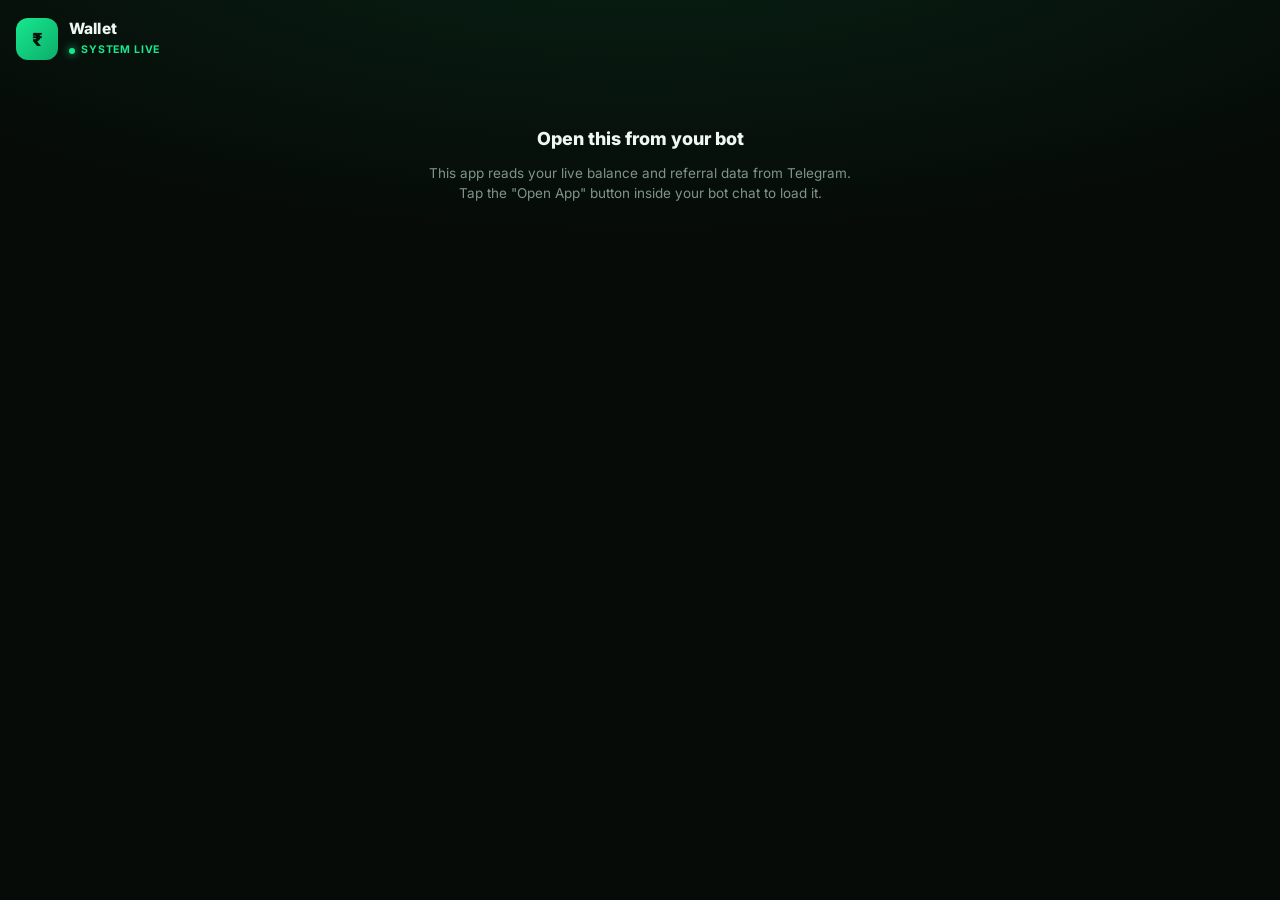
<file: index (1).html>
<!DOCTYPE html>
<html lang="en">
<head>
<meta charset="UTF-8" />
<meta name="viewport" content="width=device-width, initial-scale=1, maximum-scale=1, user-scalable=no, viewport-fit=cover" />
<meta http-equiv="Cache-Control" content="no-cache, no-store, must-revalidate" />
<meta http-equiv="Pragma" content="no-cache" />
<meta http-equiv="Expires" content="0" />
<title>Wallet</title>
<link rel="preconnect" href="https://fonts.googleapis.com">
<link rel="preconnect" href="https://fonts.gstatic.com" crossorigin>
<link href="https://fonts.googleapis.com/css2?family=Inter:wght@400;500;600;700;800;900&family=IBM+Plex+Mono:wght@400;500;600;700&display=swap" rel="stylesheet">
<script src="https://telegram.org/js/telegram-web-app.js"></script>
<style>
  :root{
    --bg0:#060b07;
    --bg1:#0d1811;
    --bg2:#142519;
    --border: rgba(255,255,255,.08);
    --neon:#17e88f;
    --neon-deep:#0cae6a;
    --gold:#ffcf4d;
    --danger:#ff5a5a;
    --text:#eef7f0;
    --text-soft:#7f9587;
    --radius:20px;
  }
  *{box-sizing:border-box; -webkit-tap-highlight-color:transparent;}
  html,body{margin:0;padding:0;}
  body{
    background:
      radial-gradient(ellipse 120% 60% at 50% -10%, rgba(23,232,143,.10), transparent 60%),
      var(--bg0);
    color:var(--text);
    font-family:'Inter',system-ui,sans-serif;
    min-height:100vh;
    padding: 18px 16px 96px;
  }
  .mono{font-family:'IBM Plex Mono', monospace;}


  header.app-head{ display:flex; align-items:center; gap:11px; margin-bottom:18px; }
  .avatar{
    width:42px; height:42px; border-radius:12px;
    background: linear-gradient(135deg, var(--neon), var(--neon-deep));
    display:flex; align-items:center; justify-content:center;
    font-weight:900; font-size:18px; color:#04150c; flex-shrink:0;
  }
  .app-head .titles{ line-height:1.2; flex:1; }
  .app-head .titles .name{ font-weight:800; font-size:15.5px; letter-spacing:.01em; }
  .status-pill{
    display:inline-flex; align-items:center; gap:6px;
    font-size:10.5px; font-weight:700; letter-spacing:.08em; text-transform:uppercase;
    color:var(--neon); margin-top:2px;
  }
  .status-pill .dot{ width:6px; height:6px; border-radius:50%; background:var(--neon); box-shadow:0 0 8px var(--neon); }

  .card{
    background: linear-gradient(180deg, var(--bg1), var(--bg0));
    border:1px solid var(--border);
    border-radius: var(--radius);
    padding:20px; margin-bottom:16px;
  }
  .card h3{
    margin:0 0 4px; font-size:11.5px; text-transform:uppercase;
    letter-spacing:.12em; color:var(--text-soft); font-weight:700;
  }

  /* Home balance card */
  .bal-label{ text-align:center; font-size:11.5px; text-transform:uppercase; letter-spacing:.14em; color:var(--text-soft); font-weight:700; }
  .bal-row{ display:flex; align-items:baseline; justify-content:center; gap:6px; margin:10px 0 20px; }
  .bal-row .cur{ font-size:24px; color:var(--neon); font-weight:800; }
  .bal-row .amt{ font-size:44px; font-weight:900; letter-spacing:-.02em; }

  .btn{
    width:100%; border:none; border-radius:14px; padding:15px;
    font-family:'Inter',sans-serif; font-weight:800; font-size:14.5px;
    display:flex; align-items:center; justify-content:center; gap:8px;
    cursor:pointer; transition: transform .12s ease, opacity .12s ease;
  }
  .btn:active{ transform: scale(.97); }
  .btn.neon{ background: linear-gradient(135deg, var(--neon), var(--neon-deep)); color:#04150c; }
  .btn.ghost{ background: var(--bg2); color:var(--text); border:1px solid var(--border); }
  .btn.dark{ background:#000; color:var(--text); border:1px solid var(--border); }
  .btn:disabled{ opacity:.5; cursor:default; }

  .link-row{
    display:flex; align-items:center; justify-content:space-between;
    background:var(--bg2); border:1px solid var(--border); border-radius:14px;
    padding:12px 14px; margin-top:12px;
  }
  .link-row .li{ display:flex; align-items:center; gap:10px; min-width:0; }
  .link-row .lbl{ font-size:10.5px; color:var(--text-soft); text-transform:uppercase; letter-spacing:.06em; font-weight:700; }
  .link-row .val{ font-family:'IBM Plex Mono',monospace; font-size:13.5px; font-weight:600; margin-top:2px; overflow:hidden; text-overflow:ellipsis; white-space:nowrap; }
  .change-btn{
    background:var(--bg1); border:1px solid var(--border); color:var(--text);
    border-radius:10px; padding:8px 12px; font-size:11.5px; font-weight:700;
    cursor:pointer; flex-shrink:0;
  }

  .ledger-line{
    display:flex; justify-content:space-between; align-items:center;
    font-size:13.5px; padding:10px 0; border-bottom:1px solid var(--border);
  }
  .ledger-line:last-of-type{ border-bottom:none; }
  .ledger-line .k{ color:var(--text-soft); }
  .ledger-line .v{ font-family:'IBM Plex Mono',monospace; font-weight:700; }

  .toast{
    position:fixed; left:50%; bottom:96px; transform:translate(-50%, 12px);
    background:var(--bg2); border:1px solid var(--border); color:var(--text);
    padding:11px 18px; border-radius:30px; font-size:13px; font-weight:600;
    opacity:0; pointer-events:none;
    transition: opacity .2s ease, transform .2s ease;
    z-index:50; max-width:88vw; text-align:center;
  }
  .toast.show{ opacity:1; transform:translate(-50%, 0); }
  .toast.err{ border-color: rgba(255,90,90,.5); color:#ffb3b3; }

  .empty{ text-align:center; padding:50px 16px; }
  .empty .t{ font-size:18px; font-weight:800; margin-bottom:8px; }
  .empty p{ color:var(--text-soft); font-size:13.5px; line-height:1.5; }

  .view{ display:none; }
  .view.active{ display:block; }

  .tabbar{
    position:fixed; left:16px; right:16px; bottom:16px;
    background:var(--bg1); border:1px solid var(--border); border-radius:20px;
    display:flex; padding:6px;
    box-shadow: 0 16px 32px -12px rgba(0,0,0,.7);
    z-index:40;
  }
  .tab{
    flex:1; background:none; border:none; cursor:pointer;
    display:flex; flex-direction:column; align-items:center; gap:3px;
    padding:9px 4px 8px; border-radius:14px;
    color: var(--text-soft);
    font-size:10.5px; font-weight:700;
  }
  .tab svg{ width:19px; height:19px; }
  .tab.active{ color:var(--neon); background: rgba(23,232,143,.08); }

  /* Earn view */
  .earn-hero{ text-align:center; padding: 6px 0 4px; }
  .earn-hero .icon{
    width:70px; height:70px; margin:0 auto 16px; border-radius:50%;
    background: rgba(23,232,143,.08); border:1.5px solid rgba(23,232,143,.35);
    display:flex; align-items:center; justify-content:center;
  }
  .earn-hero .amt{ font-size:40px; font-weight:900; }
  .earn-hero .pill{
    display:inline-flex; align-items:center; gap:6px; margin-top:12px;
    background:var(--bg2); border:1px solid var(--border); border-radius:20px;
    padding:7px 14px; font-size:11px; font-weight:700; color:var(--text-soft);
  }
  .stat-boxes{ display:flex; gap:10px; margin-top:14px; }
  .stat-box{
    flex:1; background:var(--bg2); border:1px solid var(--border); border-radius:14px;
    padding:14px; text-align:center;
  }
  .stat-box .n{ font-size:20px; font-weight:900; }
  .stat-box .l{ font-size:10.5px; color:var(--text-soft); text-transform:uppercase; letter-spacing:.05em; margin-top:3px; font-weight:700; }

  /* Gift view */
  .code-input{
    width:100%; border:1.5px solid var(--border); background:var(--bg2);
    border-radius:14px; padding:15px; font-family:'IBM Plex Mono',monospace;
    font-size:15px; text-transform:uppercase; letter-spacing:.06em;
    color:var(--text); margin-top:10px;
  }
  .code-input::placeholder{ color:var(--text-soft); text-transform:none; letter-spacing:normal; }
  .code-input:focus{ outline:none; border-color:var(--neon); }
  .steps{ margin-top:6px; }
  .step-row{ display:flex; gap:12px; padding:10px 0; }
  .step-num{
    width:22px; height:22px; border-radius:7px; background: rgba(23,232,143,.15); color:var(--neon);
    display:flex; align-items:center; justify-content:center; font-size:11px; font-weight:800; flex-shrink:0;
  }
  .step-row p{ margin:0; font-size:12.5px; color:var(--text-soft); line-height:1.5; }

  /* Rank view */
  .lb-title{ text-align:center; margin-bottom:4px; }
  .lb-title .h{ font-size:24px; font-weight:900; font-style:italic; }
  .lb-title .h .g{ color:var(--neon); }
  .lb-title .s{ font-size:11px; color:var(--text-soft); text-transform:uppercase; letter-spacing:.14em; font-weight:700; margin-top:2px; }
  .podium{ display:flex; align-items:flex-end; gap:8px; margin:22px 0 8px; }
  .podium .p{ flex:1; text-align:center; }
  .podium .circ{
    width:52px; height:52px; border-radius:14px; margin:0 auto 8px;
    display:flex; align-items:center; justify-content:center; font-weight:900; font-size:19px; color:#04150c;
  }
  .podium .p2 .circ{ background: linear-gradient(135deg,#5fd8ff,#2aa8e0); }
  .podium .p1 .circ{ width:64px; height:64px; background: linear-gradient(135deg,var(--neon),var(--neon-deep)); box-shadow:0 0 20px rgba(23,232,143,.4); }
  .podium .p3 .circ{ background: linear-gradient(135deg,#e08bff,#a24fd6); }
  .podium .rank-tag{ font-size:10px; font-weight:800; color:var(--bg0); background:var(--text-soft); border-radius:6px; padding:1px 6px; display:inline-block; margin-bottom:6px; }
  .podium .box{ background:var(--bg2); border:1px solid var(--border); border-radius:12px; padding:12px 6px; }
  .podium .id{ font-family:'IBM Plex Mono',monospace; font-size:10.5px; color:var(--text-soft); margin-bottom:6px; word-break:break-all; }
  .podium .cnt{ font-size:19px; font-weight:900; }
  .podium .cnt-l{ font-size:9px; color:var(--text-soft); text-transform:uppercase; letter-spacing:.05em; }

  .lb-row{
    display:flex; align-items:center; gap:12px; padding:12px 14px;
    background:var(--bg2); border:1px solid var(--border); border-radius:14px; margin-top:10px;
  }
  .lb-row.you{ border-color: rgba(23,232,143,.5); }
  .lb-rank{ font-size:12px; font-weight:800; color:var(--text-soft); width:24px; }
  .lb-id{ flex:1; font-family:'IBM Plex Mono',monospace; font-size:13px; }
  .lb-count{ font-weight:800; font-size:14px; }
  .lb-count-l{ font-size:9px; color:var(--text-soft); text-transform:uppercase; }

  /* Admin */
  .field{ margin-top:14px; }
  .field label{ font-size:11px; color:var(--text-soft); font-weight:700; text-transform:uppercase; letter-spacing:.06em; }
  .field input{
    width:100%; margin-top:6px; border:1.5px solid var(--border); background:var(--bg2);
    border-radius:12px; padding:12px; font-family:'IBM Plex Mono',monospace; font-size:14px; color:var(--text);
  }
  .field input:focus{ outline:none; border-color:var(--neon); }
  .field-row{ display:flex; gap:10px; }
  .field-row .field{ flex:1; }

  .admin-link-row{
    display:flex; align-items:center; justify-content:space-between;
    padding:13px 2px; border-bottom:1px solid var(--border); cursor:pointer;
  }
  .admin-link-row:last-child{ border-bottom:none; }
  .admin-link-row .t{ font-weight:700; font-size:13.5px; }
  .admin-link-row .s{ font-size:11.5px; color:var(--text-soft); margin-top:1px; }
  .admin-link-row span.chev{ color:var(--text-soft); font-size:18px; }

  .gift-row{
    display:flex; align-items:center; justify-content:space-between; gap:10px;
    padding:11px 0; border-bottom:1px solid var(--border);
  }
  .gift-row:last-child{ border-bottom:none; }
  .gift-row .code{ font-family:'IBM Plex Mono',monospace; font-size:12.5px; font-weight:700; }
  .gift-row .meta{ font-size:10.5px; color:var(--text-soft); margin-top:2px; }
  .gift-toggle{
    font-size:10.5px; font-weight:700; padding:6px 10px; border-radius:8px; border:none; cursor:pointer;
  }
  .gift-toggle.active{ background: rgba(23,232,143,.15); color:var(--neon); }
  .gift-toggle.inactive{ background: rgba(255,90,90,.15); color:var(--danger); }

  /* Bottom sheet modal */
  .sheet-overlay{
    position:fixed; inset:0; background:rgba(0,0,0,.6);
    z-index:60; display:none; align-items:flex-end;
  }
  .sheet-overlay.show{ display:flex; }
  .sheet{
    width:100%; background:var(--bg1); border:1px solid var(--border); border-bottom:none;
    border-radius:24px 24px 0 0; padding:14px 20px 28px;
    max-height:85vh; overflow-y:auto;
  }
  .sheet-handle{ width:36px; height:4px; background:var(--border); border-radius:3px; margin:0 auto 16px; }
  .sheet-head{ display:flex; align-items:center; justify-content:space-between; margin-bottom:14px; }
  .sheet-head .t{ font-size:19px; font-weight:800; }
  .sheet-close{ background:var(--bg2); border:none; color:var(--text); width:30px; height:30px; border-radius:9px; cursor:pointer; font-size:16px; }
  .sheet p.hint{ font-size:12.5px; color:var(--text-soft); margin:0 0 4px; line-height:1.5; }

  @media (prefers-reduced-motion: reduce){ *{ animation-duration:.001ms !important; transition-duration:.001ms !important; } }
</style>
</head>
<body>

<div id="gateScreen" style="display:none; position:fixed; inset:0; z-index:70; background:var(--bg0); padding:60px 24px; overflow-y:auto;">
  <div style="max-width:360px; margin:0 auto; text-align:center;">
    <div style="width:64px; height:64px; margin:0 auto 20px; border-radius:18px; background:rgba(23,232,143,.1); border:1.5px solid rgba(23,232,143,.35); display:flex; align-items:center; justify-content:center; font-size:28px;">🔒</div>
    <div style="font-size:20px; font-weight:900; margin-bottom:8px;">One quick step</div>
    <p style="color:var(--text-soft); font-size:13px; line-height:1.6; margin-bottom:22px;">Complete the steps below to unlock your wallet.</p>
    <div id="gateJoinList" style="margin-bottom:14px;"></div>
    <div id="gateVerifyBox" style="display:none; margin-bottom:14px;">
      <button class="btn neon" id="gateVerifyBtn" style="width:100%;">🔐 Complete Verification</button>
    </div>
    <button class="btn ghost" id="gateRefreshBtn" style="width:100%; margin-top:6px;">↻ I've done this — Continue</button>
  </div>
</div>

<div id="app">
  <header class="app-head">
    <div class="avatar">₹</div>
    <div class="titles">
      <div class="name" id="botName">Wallet</div>
      <div class="status-pill"><span class="dot"></span>System Live</div>
    </div>
  </header>

  <div id="content">

    <!-- HOME -->
    <div class="view active" id="view-home">
      <div class="card">
        <div class="bal-label">Available Balance</div>
        <div class="bal-row"><span class="cur">₹</span><span class="amt mono" id="balanceAmt">0.00</span></div>
        <button class="btn neon" id="withdrawBtn">Withdraw Now ↗</button>

        <div class="link-row">
          <div class="li">
            <div>
              <div class="lbl">Linked Wallet</div>
              <div class="val" id="walletVal">Not Linked</div>
            </div>
          </div>
          <button class="change-btn" id="changeWalletBtn">Change</button>
        </div>

        <div class="link-row">
          <div class="li">
            <div>
              <div class="lbl">Linked UPI</div>
              <div class="val" id="upiVal">Not Linked</div>
            </div>
          </div>
          <button class="change-btn" id="changeUpiBtn">Change</button>
        </div>
      </div>

      <div class="card" id="fundCard" style="display:none;">
        <div style="display:flex; align-items:center; justify-content:space-between; margin-bottom:10px;">
          <h3 style="margin:0;">Bot Fund</h3>
          <span class="status-pill" style="margin:0;" id="fundPct">0% left</span>
        </div>
        <div style="height:8px; background:var(--bg2); border-radius:8px; overflow:hidden; margin-bottom:12px;">
          <div id="fundBar" style="height:100%; width:0%; background:linear-gradient(90deg,var(--neon-deep),var(--neon)); transition:width .5s ease;"></div>
        </div>
        <div style="display:flex; justify-content:space-between; font-size:12px;">
          <div><div style="color:var(--text-soft);">Available</div><div class="mono" style="font-weight:700; margin-top:2px;" id="fundLive">₹0</div></div>
          <div style="text-align:right;"><div style="color:var(--text-soft);">Total</div><div class="mono" style="font-weight:700; margin-top:2px;" id="fundTotal">₹0</div></div>
        </div>
      </div>

      <div class="card">
        <h3 style="margin-bottom:10px;">Overview</h3>
        <div class="ledger-line"><span class="k">Started from your link</span><span class="v" id="refStarted">0</span></div>
        <div class="ledger-line"><span class="k">Verified &amp; credited</span><span class="v" id="refVerified">0</span></div>
        <div class="ledger-line"><span class="k">Min. / Max. withdraw</span><span class="v" id="withdrawRange">—</span></div>
        <div class="ledger-line"><span class="k">Withdrawal tax</span><span class="v" id="taxLine">—</span></div>
      </div>

    </div>

    <!-- EARN -->
    <div class="view" id="view-earn">
      <div class="card earn-hero">
        <div class="icon">
          <svg width="30" height="30" viewBox="0 0 24 24" fill="none" stroke="#17e88f" stroke-width="2" stroke-linecap="round" stroke-linejoin="round"><path d="M17 21v-2a4 4 0 0 0-4-4H5a4 4 0 0 0-4 4v2"></path><circle cx="9" cy="7" r="4"></circle><path d="M23 21v-2a4 4 0 0 0-3-3.87"></path><path d="M16 3.13a4 4 0 0 1 0 7.75"></path></svg>
        </div>
        <div class="bal-row" style="margin:0;"><span class="cur">₹</span><span class="amt" id="perReferAmt">0</span></div>
        <div class="pill">● Per valid invite</div>

        <div class="link-row">
          <div class="li" style="min-width:0; flex:1;">
            <div>
              <div class="lbl">Your referral link</div>
              <div class="val" id="earnRefLink">—</div>
            </div>
          </div>
          <button class="icon-copy change-btn" id="earnCopyBtn">Copy</button>
        </div>

        <div style="margin-top:14px;">
          <button class="btn neon" id="earnShareBtn">📤 Share on Telegram</button>
        </div>

        <div class="stat-boxes">
          <div class="stat-box"><div class="n" id="earnRefCount">0</div><div class="l">Refers</div></div>
          <div class="stat-box"><div class="n mono" id="earnIncome">₹0</div><div class="l">Est. Income</div></div>
        </div>
      </div>
    </div>

    <!-- GIFT -->
    <div class="view" id="view-gift">
      <div class="card earn-hero">
        <div class="icon">
          <svg width="28" height="28" viewBox="0 0 24 24" fill="none" stroke="#17e88f" stroke-width="2" stroke-linecap="round" stroke-linejoin="round"><rect x="3" y="8" width="18" height="4"></rect><path d="M12 8v13M19 12v7a2 2 0 0 1-2 2H7a2 2 0 0 1-2-2v-7"></path><path d="M12 8H7.5a2.5 2.5 0 0 1 0-5C11 3 12 8 12 8zM12 8h4.5a2.5 2.5 0 0 0 0-5C13 3 12 8 12 8z"></path></svg>
        </div>
        <div style="font-size:21px; font-weight:900;">Redeem Gift Code</div>
        <p style="color:var(--text-soft); font-size:12.5px; margin-top:6px;">Enter your code below to get instant cashback in your account.</p>
        <input class="code-input" id="giftCodeInput" placeholder="e.g. WELCOME50" />
        <div style="margin-top:12px;"><button class="btn neon" id="claimBtn">Claim</button></div>
      </div>
      <div class="card">
        <h3 style="margin-bottom:6px;">How it works</h3>
        <div class="steps">
          <div class="step-row"><div class="step-num">1</div><p>Get a gift code from our Telegram channel or special events</p></div>
          <div class="step-row"><div class="step-num">2</div><p>Enter the code above and tap Claim</p></div>
          <div class="step-row"><div class="step-num">3</div><p>Cash is instantly added to your account — withdraw anytime!</p></div>
        </div>
      </div>
    </div>

    <!-- RANK -->
    <div class="view" id="view-rank">
      <div class="card">
        <div class="lb-title">
          <div class="h">HALL OF <span class="g">FAME</span></div>
          <div class="s">Top promoters</div>
        </div>
        <div id="lbList"><div class="empty" style="padding:30px 10px;"><p>Loading leaderboard…</p></div></div>
      </div>
    </div>

    <!-- ADMIN -->
    <div class="view" id="view-admin">
      <div class="card">
        <h3>Quick settings</h3>
        <div class="field">
          <label>Per referral (₹ or min-max e.g. 1-3)</label>
          <input id="adminPerRefer" type="text" />
        </div>
        <div class="field-row">
          <div class="field"><label>Min withdraw (₹)</label><input id="adminMinWithdraw" type="number" /></div>
          <div class="field"><label>Max withdraw (₹)</label><input id="adminMaxWithdraw" type="number" /></div>
        </div>
        <div class="field-row">
          <div class="field"><label>Min refers to withdraw</label><input id="adminMinRef" type="number" /></div>
          <div class="field"><label>Withdrawal tax (%)</label><input id="adminTaxPercent" type="number" /></div>
        </div>
        <div class="field"><label>Daily bonus amount (₹)</label><input id="adminDailyBonus" type="number" /></div>
        <button class="btn neon" id="adminSaveBtn" style="margin-top:16px;">Save settings</button>
      </div>

      <div class="card">
        <h3>Bot fund display</h3>
        <p style="font-size:12px; color:var(--text-soft); margin:0 0 4px;">Shown to users on the Home tab as a "funds available" indicator.</p>
        <div class="field-row">
          <div class="field"><label>Live fund (₹)</label><input id="adminLiveFund" type="number" /></div>
          <div class="field"><label>Total fund (₹)</label><input id="adminTotalFund" type="number" /></div>
        </div>
      </div>

      <div class="card">
        <h3 style="margin-bottom:10px;">Payment gateways</h3>
        <div id="gatewayToggleList" style="display:flex; flex-wrap:wrap; gap:8px;"></div>
        <p style="font-size:11px; color:var(--text-soft); margin:10px 0 0;">⚠️ = no API key set for that gateway yet — configure it in chat before turning it on.</p>
      </div>

      <div class="card">
        <h3>Create gift code</h3>
        <div class="field-row">
          <div class="field"><label>Amount per user (₹)</label><input id="giftAmtInput" type="number" /></div>
          <div class="field"><label>Max users</label><input id="giftMaxInput" type="number" /></div>
        </div>
        <div class="field"><label>Min. referrals to claim</label><input id="giftMinRefInput" type="number" value="0" /></div>
        <button class="btn neon" id="giftCreateBtn" style="margin-top:16px;">Generate code</button>
      </div>

      <div class="card">
        <h3 style="margin-bottom:6px;">Recent gift codes</h3>
        <div id="giftCodesList"><p style="color:var(--text-soft); font-size:12.5px;">Loading…</p></div>
      </div>

      <div class="card">
        <h3>Full admin tools</h3>
        <div class="admin-link-row" data-target="stats"><div><div class="t">📊 Bot stats</div><div class="s">Users, balances, withdrawals</div></div><span class="chev">›</span></div>
        <div class="admin-link-row" data-target="broadcast"><div><div class="t">📢 Broadcast</div><div class="s">Message all your users</div></div><span class="chev">›</span></div>
        <div class="admin-link-row" data-target="full"><div><div class="t">⚙️ Full admin panel</div><div class="s">Everything else</div></div><span class="chev">›</span></div>
      </div>
    </div>

  </div>
</div>

<div class="toast" id="toast"></div>

<div class="tabbar" id="tabbar">
  <button class="tab active" data-view="home">
    <svg viewBox="0 0 24 24" fill="none" stroke="currentColor" stroke-width="2" stroke-linecap="round" stroke-linejoin="round"><path d="M3 9l9-7 9 7v11a2 2 0 0 1-2 2H5a2 2 0 0 1-2-2z"></path></svg>Home
  </button>
  <button class="tab" data-view="earn">
    <svg viewBox="0 0 24 24" fill="none" stroke="currentColor" stroke-width="2" stroke-linecap="round" stroke-linejoin="round"><path d="M22 11.08V12a10 10 0 1 1-5.93-9.14"></path><polyline points="22 4 12 14.01 9 11.01"></polyline></svg>Earn
  </button>
  <button class="tab" data-view="gift">
    <svg viewBox="0 0 24 24" fill="none" stroke="currentColor" stroke-width="2" stroke-linecap="round" stroke-linejoin="round"><rect x="3" y="8" width="18" height="4"></rect><path d="M12 8v13M19 12v7a2 2 0 0 1-2 2H7a2 2 0 0 1-2-2v-7"></path><path d="M12 8H7.5a2.5 2.5 0 0 1 0-5C11 3 12 8 12 8zM12 8h4.5a2.5 2.5 0 0 0 0-5C13 3 12 8 12 8z"></path></svg>Gift
  </button>
  <button class="tab" data-view="rank">
    <svg viewBox="0 0 24 24" fill="none" stroke="currentColor" stroke-width="2" stroke-linecap="round" stroke-linejoin="round"><path d="M8 21h8M12 17v4M7 4h10v5a5 5 0 0 1-10 0V4z"></path><path d="M17 5h3a2 2 0 0 1-2 4h-1M7 5H4a2 2 0 0 0 2 4h1"></path></svg>Rank
  </button>
  <button class="tab" data-view="admin" id="adminTabBtn" style="display:none;">
    <svg viewBox="0 0 24 24" fill="none" stroke="currentColor" stroke-width="2" stroke-linecap="round" stroke-linejoin="round"><circle cx="12" cy="12" r="3"></circle><path d="M19.4 15a1.65 1.65 0 0 0 .33 1.82l.06.06a2 2 0 1 1-2.83 2.83l-.06-.06a1.65 1.65 0 0 0-1.82-.33 1.65 1.65 0 0 0-1 1.51V21a2 2 0 0 1-4 0v-.09A1.65 1.65 0 0 0 9 19.4a1.65 1.65 0 0 0-1.82.33l-.06.06a2 2 0 1 1-2.83-2.83l.06-.06a1.65 1.65 0 0 0 .33-1.82 1.65 1.65 0 0 0-1.51-1H3a2 2 0 0 1 0-4h.09A1.65 1.65 0 0 0 4.6 9a1.65 1.65 0 0 0-.33-1.82l-.06-.06a2 2 0 1 1 2.83-2.83l.06.06a1.65 1.65 0 0 0 1.82.33H9a1.65 1.65 0 0 0 1-1.51V3a2 2 0 0 1 4 0v.09a1.65 1.65 0 0 0 1 1.51 1.65 1.65 0 0 0 1.82-.33l.06-.06a2 2 0 1 1 2.83 2.83l-.06.06a1.65 1.65 0 0 0-.33 1.82V9a1.65 1.65 0 0 0 1.51 1H21a2 2 0 0 1 0 4h-.09a1.65 1.65 0 0 0-1.51 1z"></path></svg>Admin
  </button>
</div>

<!-- WITHDRAW SHEET -->
<div class="sheet-overlay" id="withdrawSheet">
  <div class="sheet">
    <div class="sheet-handle"></div>
    <div class="sheet-head"><span class="t">Withdraw</span><button class="sheet-close" data-close="withdrawSheet">✕</button></div>

    <div id="withdrawStep1">
      <p class="hint">Enter how much you'd like to withdraw.</p>
      <div class="field"><label>Amount (₹)</label><input id="withdrawAmtInput" type="number" /></div>
      <button class="btn neon" id="withdrawQuoteBtn" style="margin-top:16px;">Continue</button>
    </div>

    <div id="withdrawStep2" style="display:none;">
      <div class="ledger-line"><span class="k">Amount</span><span class="v mono" id="wdAmount">₹0</span></div>
      <div class="ledger-line"><span class="k">Tax (<span id="wdTaxPct">0</span>%)</span><span class="v mono" id="wdTaxAmt">-₹0</span></div>
      <div class="ledger-line" style="border-top:1px solid var(--border); padding-top:12px;"><span class="k" style="color:var(--text); font-weight:700;">You'll receive</span><span class="v mono" style="color:var(--neon); font-size:15px;" id="wdNetAmt">₹0</span></div>
      <p class="hint" style="margin-top:14px;">Choose a gateway to complete this withdrawal:</p>
      <div id="wdGatewayList" style="display:flex; flex-wrap:wrap; gap:8px; margin-top:8px;"></div>
      <button class="btn ghost" id="withdrawBackBtn" style="margin-top:16px;">← Change amount</button>
    </div>
  </div>
</div>

<!-- WALLET SHEET -->
<div class="sheet-overlay" id="walletSheet">
  <div class="sheet">
    <div class="sheet-handle"></div>
    <div class="sheet-head"><span class="t">Link Wallet</span><button class="sheet-close" data-close="walletSheet">✕</button></div>
    <p class="hint">Enter your 10-digit wallet number.</p>
    <div class="field"><label>Wallet number</label><input id="walletInput" type="tel" maxlength="10" /></div>
    <div id="walletJoinList"></div>
    <button class="btn neon" id="walletConfirmBtn" style="margin-top:16px;">Save wallet</button>
  </div>
</div>

<!-- UPI SHEET -->
<div class="sheet-overlay" id="upiSheet">
  <div class="sheet">
    <div class="sheet-handle"></div>
    <div class="sheet-head"><span class="t">Link UPI</span><button class="sheet-close" data-close="upiSheet">✕</button></div>
    <p class="hint">Enter your UPI ID.</p>
    <div class="field"><label>UPI ID</label><input id="upiInput" type="text" placeholder="name@bank" /></div>
    <div id="upiJoinList"></div>
    <button class="btn neon" id="upiConfirmBtn" style="margin-top:16px;">Save UPI</button>
  </div>
</div>

<script>
(function(){
  const tg = window.Telegram ? window.Telegram.WebApp : null;
  if (tg) { tg.ready(); tg.expand(); try{ tg.setHeaderColor && tg.setHeaderColor('#0d1811'); }catch(e){} }

  const params = new URLSearchParams(location.search);
  const botId = params.get('botid');
  const apiUrl = params.get('api'); // legacy fallback (per-user "Open App" links)

  function escapeHtml(s){
    return String(s == null ? '' : s).replace(/[&<>"']/g, c => ({'&':'&amp;','<':'&lt;','>':'&gt;','"':'&quot;',"'":'&#39;'}[c]));
  }

  const $ = (id) => document.getElementById(id);
  const toast = (msg, isErr) => {
    const el = $('toast');
    el.textContent = msg;
    el.className = 'toast show' + (isErr ? ' err' : '');
    clearTimeout(toast._t);
    toast._t = setTimeout(()=>el.classList.remove('show'), 2800);
  };

  function countUp(el, to){
    const from = 0, dur = 700, start = performance.now();
    function step(now){
      const p = Math.min(1, (now-start)/dur);
      const eased = 1 - Math.pow(1-p, 3);
      el.textContent = (from + (to-from)*eased).toFixed(2);
      if (p<1) requestAnimationFrame(step);
    }
    requestAnimationFrame(step);
  }

  async function callApi(action, extra){
    if (!botId && !apiUrl) throw new Error('no-api');
    const initData = (tg && tg.initData) ? tg.initData : '';
    const routeParams = botId ? { botid: botId } : { api: apiUrl };
    const res = await fetch('/api/proxy', {
      method: 'POST',
      headers: { 'Content-Type': 'application/json' },
      body: JSON.stringify(Object.assign(routeParams, { action, init_data: initData }, extra || {}))
    });
    const data = await res.json();
    const inner = (data && data.result !== undefined) ? data.result : data;
    if (inner && inner.ok === false) {
      const err = new Error(inner.error || 'error');
      err.extra = inner;
      throw err;
    }
    return inner;
  }

  // ---------- Sound + celebration ----------
  let audioCtx = null;
  function ensureAudio(){
    if (!audioCtx) audioCtx = new (window.AudioContext || window.webkitAudioContext)();
    if (audioCtx.state === 'suspended') audioCtx.resume();
    return audioCtx;
  }
  function tick(){
    try{
      const ctx = ensureAudio();
      const now = ctx.currentTime;
      const osc = ctx.createOscillator();
      const gain = ctx.createGain();
      osc.type = 'triangle';
      osc.frequency.setValueAtTime(980, now);
      osc.frequency.exponentialRampToValueAtTime(1400, now + 0.05);
      gain.gain.setValueAtTime(0.09, now);
      gain.gain.exponentialRampToValueAtTime(0.001, now + 0.09);
      osc.connect(gain).connect(ctx.destination);
      osc.start(now);
      osc.stop(now + 0.1);
    } catch(e) {}
  }
  function playChime(){
    try{
      const ctx = ensureAudio();
      const now = ctx.currentTime;
      [660, 880, 1320].forEach((freq, i) => {
        const osc = ctx.createOscillator();
        const gain = ctx.createGain();
        osc.type = 'sine';
        osc.frequency.value = freq;
        gain.gain.setValueAtTime(0, now + i*0.07);
        gain.gain.linearRampToValueAtTime(0.15, now + i*0.07 + 0.02);
        gain.gain.exponentialRampToValueAtTime(0.001, now + i*0.07 + 0.35);
        osc.connect(gain).connect(ctx.destination);
        osc.start(now + i*0.07);
        osc.stop(now + i*0.07 + 0.4);
      });
    } catch(e) {}
  }

  // Every button in the app gets a subtle tick — feels responsive/premium
  document.addEventListener('click', (e) => {
    const btn = e.target.closest('button, .admin-link-row, .tab');
    if (btn) tick();
  });

  function celebrate(){
    playChime();
    const colors = ['#17e88f','#ffcf4d','#5fd8ff','#e08bff'];
    for (let i=0;i<18;i++){
      const p = document.createElement('div');
      const size = 6 + Math.random()*5;
      p.style.cssText = `position:fixed; left:50%; top:35%; width:${size}px; height:${size}px; border-radius:2px; background:${colors[i%colors.length]}; z-index:80; pointer-events:none;`;
      document.body.appendChild(p);
      const angle = Math.random()*Math.PI*2;
      const dist = 80 + Math.random()*140;
      const dx = Math.cos(angle)*dist, dy = Math.sin(angle)*dist - 40;
      const rot = (Math.random()*720-360);
      p.animate([
        { transform: 'translate(0,0) rotate(0deg)', opacity: 1 },
        { transform: `translate(${dx}px, ${dy}px) rotate(${rot}deg)`, opacity: 0 }
      ], { duration: 900 + Math.random()*400, easing: 'cubic-bezier(.2,.7,.3,1)' });
      setTimeout(()=>p.remove(), 1400);
    }
  }

  function renderEmpty(){
    $('content').innerHTML = `
      <div class="empty">
        <div class="t">Open this from your bot</div>
        <p>This app reads your live balance and referral data from Telegram.<br>Tap the "Open App" button inside your bot chat to load it.</p>
      </div>`;
    $('tabbar').style.display = 'none';
  }

  let isAdmin = false;
  let lastDashboard = {};

  function renderDashboard(d){
    lastDashboard = d;
    $('botName').textContent = d.bot_name || d.bot_username || 'Wallet';
    countUp($('balanceAmt'), Number(d.balance || 0));
    $('refStarted').textContent = d.started_referrals ?? 0;
    $('refVerified').textContent = d.verified_referrals ?? 0;
    $('withdrawRange').textContent = (d.min_withdraw ? ('₹'+d.min_withdraw) : '—') + ' / ' + (d.max_withdraw ? ('₹'+d.max_withdraw) : '—');
    $('taxLine').textContent = (d.tax_percent ? (d.tax_percent + '%') : 'None');
    $('walletVal').textContent = d.wallet || 'Not Linked';
    $('upiVal').textContent = d.upi || 'Not Linked';

    if (d.total_fund && Number(d.total_fund) > 0) {
      $('fundCard').style.display = 'block';
      const pct = Math.max(0, Math.min(100, (Number(d.live_fund||0) / Number(d.total_fund)) * 100));
      $('fundBar').style.width = pct.toFixed(0) + '%';
      $('fundPct').textContent = pct.toFixed(0) + '% left';
      $('fundLive').textContent = '₹' + Number(d.live_fund||0).toFixed(2);
      $('fundTotal').textContent = '₹' + Number(d.total_fund).toFixed(2);
    }

    $('perReferAmt').textContent = d.per_refer || 0;
    $('earnRefLink').textContent = d.referral_link || '—';
    $('earnRefCount').textContent = d.verified_referrals ?? 0;
    const perReferNum = parseFloat(String(d.per_refer || '0').split('-')[0]) || 0;
    $('earnIncome').textContent = '₹' + (perReferNum * (d.verified_referrals || 0)).toFixed(2);

    window._refLink = d.referral_link || '';

    isAdmin = !!d.is_admin;
    $('adminTabBtn').style.display = isAdmin ? 'flex' : 'none';
  }

  async function loadDashboard(){
    try{
      const d = await callApi('dashboard');
      const joinNeeded = d.join_needed || [];
      const verifyNeeded = !!d.verify_needed;
      if (joinNeeded.length || verifyNeeded) {
        renderGate(joinNeeded, verifyNeeded);
        return;
      }
      $('gateScreen').style.display = 'none';
      $('app').style.display = 'block';
      $('tabbar').style.display = 'flex';
      renderDashboard(d);
    } catch(e){
      if (e.message === 'no-api') { renderEmpty(); return; }
      toast("Couldn't load your data — try again", true);
    }
  }

  function renderGate(channels, verifyNeeded){
    $('app').style.display = 'none';
    $('tabbar').style.display = 'none';
    $('gateScreen').style.display = 'block';
    const joinList = $('gateJoinList');
    if (channels.length){
      joinList.innerHTML = channels.map(c => `<a href="${escapeHtml(c.url)}" target="_blank" class="btn ghost" style="width:100%; text-decoration:none; margin-bottom:8px;">📡 Join ${escapeHtml(c.name)}</a>`).join('');
    } else {
      joinList.innerHTML = '';
    }
    $('gateVerifyBox').style.display = verifyNeeded ? 'block' : 'none';
  }

  $('gateRefreshBtn').addEventListener('click', () => { tick(); loadDashboard(); });
  $('gateVerifyBtn').addEventListener('click', async () => {
    tick();
    const btn = $('gateVerifyBtn');
    btn.disabled = true;
    try{
      const d = await callApi('trigger_verification');
      toast(d.message || 'Check your Telegram chat');
    } catch(e){ toast(e.message || 'Something went wrong', true); }
    finally { btn.disabled = false; }
  });

  function copyText(text){
    if (!text) return;
    if (navigator.clipboard && navigator.clipboard.writeText) {
      navigator.clipboard.writeText(text).then(()=>toast('Copied')).catch(fallback);
    } else fallback();
    function fallback(){
      const ta = document.createElement('textarea');
      ta.value = text; document.body.appendChild(ta);
      ta.select(); document.execCommand('copy'); document.body.removeChild(ta);
      toast('Copied');
    }
  }

  $('earnCopyBtn').addEventListener('click', () => copyText(window._refLink));
  $('earnShareBtn').addEventListener('click', () => {
    const link = window._refLink;
    if (!link) return;
    const shareUrl = `https://t.me/share/url?url=${encodeURIComponent(link)}&text=${encodeURIComponent('Join me and start earning 💸')}`;
    if (tg && tg.openTelegramLink) tg.openTelegramLink(shareUrl); else window.open(shareUrl, '_blank');
  });

  // ---------- SHEETS ----------
  function openSheet(id){ $(id).classList.add('show'); }
  function closeSheet(id){ $(id).classList.remove('show'); }
  document.querySelectorAll('.sheet-close').forEach(b => b.addEventListener('click', () => closeSheet(b.getAttribute('data-close'))));
  document.querySelectorAll('.sheet-overlay').forEach(ov => ov.addEventListener('click', (e) => { if (e.target === ov) ov.classList.remove('show'); }));

  // Withdraw (2-step: amount -> tax breakdown + gateway pick, all in-app)
  $('withdrawBtn').addEventListener('click', () => {
    $('withdrawAmtInput').value='';
    $('withdrawStep1').style.display = 'block';
    $('withdrawStep2').style.display = 'none';
    openSheet('withdrawSheet');
  });
  $('withdrawQuoteBtn').addEventListener('click', async () => {
    const amt = $('withdrawAmtInput').value.trim();
    if (!amt || Number(amt) <= 0) { toast('Enter a valid amount', true); return; }
    const btn = $('withdrawQuoteBtn'); btn.disabled = true;
    try{
      const d = await callApi('withdraw_quote', { amount: amt });
      $('wdAmount').textContent = '₹' + d.amount;
      $('wdTaxPct').textContent = d.tax_percent;
      $('wdTaxAmt').textContent = '-₹' + d.tax_amount;
      $('wdNetAmt').textContent = '₹' + d.net_amount;
      const list = $('wdGatewayList');
      list.innerHTML = (d.gateways||[]).map(g => `<button class="btn ghost" style="flex:0 0 auto; padding:10px 16px;" data-gw="${g.key}">${escapeHtml(g.name)}</button>`).join('');
      list.querySelectorAll('button').forEach(gwBtn => {
        gwBtn.addEventListener('click', async () => {
          gwBtn.disabled = true;
          try{
            const r = await callApi('withdraw_execute', { amount: d.amount, gateway: gwBtn.getAttribute('data-gw') });
            toast(r.message || 'Withdrawal submitted');
            closeSheet('withdrawSheet');
            tg && tg.HapticFeedback && tg.HapticFeedback.notificationOccurred('success');
            loadDashboard();
          } catch(e){ toast(e.message || 'Could not process withdrawal', true); gwBtn.disabled = false; }
        });
      });
      $('withdrawStep1').style.display = 'none';
      $('withdrawStep2').style.display = 'block';
    } catch(e){ toast(e.message || 'Could not quote withdrawal', true); }
    finally { btn.disabled = false; }
  });
  $('withdrawBackBtn').addEventListener('click', () => {
    $('withdrawStep1').style.display = 'block';
    $('withdrawStep2').style.display = 'none';
  });

  function renderJoinLinks(containerId, channels){
    const el = $(containerId);
    if (!channels || !channels.length){ el.innerHTML = ''; return; }
    el.innerHTML = '<p class="hint" style="margin-top:10px;">Join these channels first:</p>' +
      channels.map(c => `<a href="${escapeHtml(c.url)}" target="_blank" class="btn ghost" style="text-decoration:none; margin-top:8px;">Join ${escapeHtml(c.name)}</a>`).join('');
  }

  // Wallet
  $('changeWalletBtn').addEventListener('click', () => { $('walletInput').value=''; $('walletJoinList').innerHTML=''; openSheet('walletSheet'); });
  $('walletConfirmBtn').addEventListener('click', async () => {
    const w = $('walletInput').value.trim();
    const btn = $('walletConfirmBtn'); btn.disabled = true;
    try{
      const d = await callApi('link_wallet', { wallet: w });
      toast(d.message || 'Wallet linked');
      closeSheet('walletSheet');
      loadDashboard();
    } catch(e){
      toast(e.message || 'Could not link wallet', true);
      if (e.extra && e.extra.channels) renderJoinLinks('walletJoinList', e.extra.channels);
    }
    finally { btn.disabled = false; }
  });

  // UPI
  $('changeUpiBtn').addEventListener('click', () => { $('upiInput').value=''; $('upiJoinList').innerHTML=''; openSheet('upiSheet'); });
  $('upiConfirmBtn').addEventListener('click', async () => {
    const v = $('upiInput').value.trim();
    const btn = $('upiConfirmBtn'); btn.disabled = true;
    try{
      const d = await callApi('link_upi', { upi: v });
      toast(d.message || 'UPI linked');
      closeSheet('upiSheet');
      loadDashboard();
    } catch(e){
      toast(e.message || 'Could not link UPI', true);
      if (e.extra && e.extra.channels) renderJoinLinks('upiJoinList', e.extra.channels);
    }
    finally { btn.disabled = false; }
  });

  // ---------- GIFT ----------
  $('claimBtn').addEventListener('click', async () => {
    const input = $('giftCodeInput');
    const code = input.value.trim();
    if (!code) { toast('Enter a code first', true); return; }
    const btn = $('claimBtn'); btn.disabled = true;
    try{
      const d = await callApi('redeem_gift', { code });
      toast(d.message || 'Claimed!');
      input.value = '';
      celebrate();
      tg && tg.HapticFeedback && tg.HapticFeedback.notificationOccurred('success');
      loadDashboard();
    } catch(e){
      toast(e.message || 'Could not redeem that code', true);
      tg && tg.HapticFeedback && tg.HapticFeedback.notificationOccurred('error');
    } finally { btn.disabled = false; }
  });

  // ---------- RANK ----------
  let lbLoaded = false;
  async function loadLeaderboard(){
    if (lbLoaded) return;
    try{
      const d = await callApi('leaderboard');
      const rows = d.leaderboard || [];
      const list = $('lbList');
      if (!rows.length){
        list.innerHTML = '<div class="empty" style="padding:30px 10px;"><p>No referrals yet — be the first!</p></div>';
      } else {
        const top3 = rows.slice(0,3);
        const rest = rows.slice(3);
        let podiumHtml = '';
        if (top3.length){
          const order = top3.length >= 2 ? [top3[1], top3[0], top3[2]].filter(Boolean) : top3;
          podiumHtml = '<div class="podium">' + order.map(r => {
            const cls = r.rank === 1 ? 'p1' : (r.rank === 2 ? 'p2' : 'p3');
            return `<div class="p ${cls}">
              <div class="rank-tag">#${r.rank}</div>
              <div class="circ">${r.referrals}</div>
              <div class="box"><div class="id">${escapeHtml(r.user_id)}</div><div class="cnt">${r.referrals}</div><div class="cnt-l">Invites</div></div>
            </div>`;
          }).join('') + '</div>';
        }
        const restHtml = rest.map(r => `
          <div class="lb-row ${r.is_you ? 'you':''}">
            <div class="lb-rank">#${r.rank}</div>
            <div class="lb-id">${escapeHtml(r.user_id)}${r.is_you?' (you)':''}</div>
            <div style="text-align:right;"><div class="lb-count">${r.referrals}</div><div class="lb-count-l">Refers</div></div>
          </div>`).join('');
        list.innerHTML = podiumHtml + restHtml;
      }
      lbLoaded = true;
    } catch(e){
      $('lbList').innerHTML = '<div class="empty" style="padding:30px 10px;"><p>Couldn\'t load the leaderboard.</p></div>';
    }
  }

  // ---------- ADMIN ----------
  let adminLoaded = false;
  function renderGiftCodes(codes){
    const list = $('giftCodesList');
    if (!codes || !codes.length){ list.innerHTML = '<p style="color:var(--text-soft); font-size:12.5px;">No gift codes yet.</p>'; return; }
    list.innerHTML = codes.map(c => `
      <div class="gift-row">
        <div>
          <div class="code">${escapeHtml(c.code)}</div>
          <div class="meta">₹${c.amount} · ${c.claimed}/${c.max} claimed · min ${c.min_ref} refers</div>
        </div>
        <button class="gift-toggle ${c.status==='Active'?'active':'inactive'}" data-code="${escapeHtml(c.code)}">${c.status}</button>
      </div>
    `).join('');
    list.querySelectorAll('.gift-toggle').forEach(btn => {
      btn.addEventListener('click', async () => {
        const code = btn.getAttribute('data-code');
        btn.disabled = true;
        try{
          const d = await callApi('admin_toggle_gift', { code });
          toast('Code is now ' + d.status);
          loadAdmin(true);
        } catch(e){ toast(e.message || 'Could not update code', true); }
        finally { btn.disabled = false; }
      });
    });
  }

  async function loadAdmin(force){
    if (adminLoaded && !force) return;
    try{
      const d = await callApi('admin_settings');
      $('adminPerRefer').value = d.per_refer ?? '';
      $('adminMinWithdraw').value = d.min_withdraw ?? '';
      $('adminMaxWithdraw').value = d.max_withdraw ?? '';
      $('adminMinRef').value = d.min_ref ?? '';
      $('adminTaxPercent').value = d.tax_percent ?? '';
      $('adminDailyBonus').value = d.daily_bonus ?? '';
      $('adminLiveFund').value = d.live_fund ?? '';
      $('adminTotalFund').value = d.total_fund ?? '';
      renderGiftCodes(d.gift_codes);
      adminLoaded = true;
    } catch(e){ toast('Could not load admin settings', true); }
    loadGatewayToggles();
  }

  async function loadGatewayToggles(){
    try{
      const d = await callApi('admin_gateways');
      const list = $('gatewayToggleList');
      list.innerHTML = (d.gateways||[]).map(g => `
        <button class="gift-toggle ${g.active?'active':'inactive'}" data-key="${g.key}" style="flex:0 0 auto; padding:9px 14px; position:relative;" title="${g.configured ? 'API key configured' : 'No API key set — configure in chat first'}">
          ${escapeHtml(g.name)} ${g.configured ? '' : '⚠️'}
        </button>
      `).join('');
      list.querySelectorAll('button').forEach(btn => {
        btn.addEventListener('click', async () => {
          btn.disabled = true;
          try{
            const r = await callApi('admin_toggle_gateway', { key: btn.getAttribute('data-key') });
            btn.className = 'gift-toggle ' + (r.active ? 'active' : 'inactive');
          } catch(e){ toast(e.message || 'Could not toggle gateway', true); }
          finally { btn.disabled = false; }
        });
      });
    } catch(e){ /* silent */ }
  }

  $('adminSaveBtn').addEventListener('click', async () => {
    const btn = $('adminSaveBtn'); btn.disabled = true;
    try{
      await callApi('admin_save_settings', {
        per_refer: $('adminPerRefer').value.trim(),
        min_withdraw: $('adminMinWithdraw').value.trim(),
        max_withdraw: $('adminMaxWithdraw').value.trim(),
        min_ref: $('adminMinRef').value.trim(),
        tax_percent: $('adminTaxPercent').value.trim(),
        daily_bonus: $('adminDailyBonus').value.trim(),
        live_fund: $('adminLiveFund').value.trim(),
        total_fund: $('adminTotalFund').value.trim()
      });
      toast('Settings saved');
      loadDashboard();
    } catch(e){ toast(e.message || 'Could not save settings', true); }
    finally { btn.disabled = false; }
  });

  $('giftCreateBtn').addEventListener('click', async () => {
    const amount = $('giftAmtInput').value.trim();
    const max_users = $('giftMaxInput').value.trim();
    const min_ref = $('giftMinRefInput').value.trim() || '0';
    if (!amount || !max_users) { toast('Fill amount and max users', true); return; }
    const btn = $('giftCreateBtn'); btn.disabled = true;
    try{
      const d = await callApi('admin_create_gift', { amount, max_users, min_ref });
      toast('Code created: ' + d.code);
      $('giftAmtInput').value=''; $('giftMaxInput').value=''; $('giftMinRefInput').value='0';
      loadAdmin(true);
    } catch(e){ toast(e.message || 'Could not create code', true); }
    finally { btn.disabled = false; }
  });

  document.querySelectorAll('.admin-link-row').forEach(row => {
    row.addEventListener('click', async () => {
      const target = row.getAttribute('data-target');
      try{
        await callApi('admin_open', { target });
        toast('Opened in your Telegram chat');
        setTimeout(()=>{ tg ? tg.close() : null; }, 900);
      } catch(e){ toast(e.message || 'Something went wrong', true); }
    });
  });

  // ---------- TAB SWITCHING ----------
  document.querySelectorAll('.tab').forEach(tabBtn => {
    tabBtn.addEventListener('click', () => {
      const view = tabBtn.getAttribute('data-view');
      document.querySelectorAll('.tab').forEach(b => b.classList.remove('active'));
      tabBtn.classList.add('active');
      document.querySelectorAll('.view').forEach(v => v.classList.remove('active'));
      $('view-' + view).classList.add('active');
      window.scrollTo(0,0);
      if (view === 'rank') loadLeaderboard();
      if (view === 'admin') loadAdmin();
    });
  });

  loadDashboard();
})();
</script>
</body>
</html>
</file>
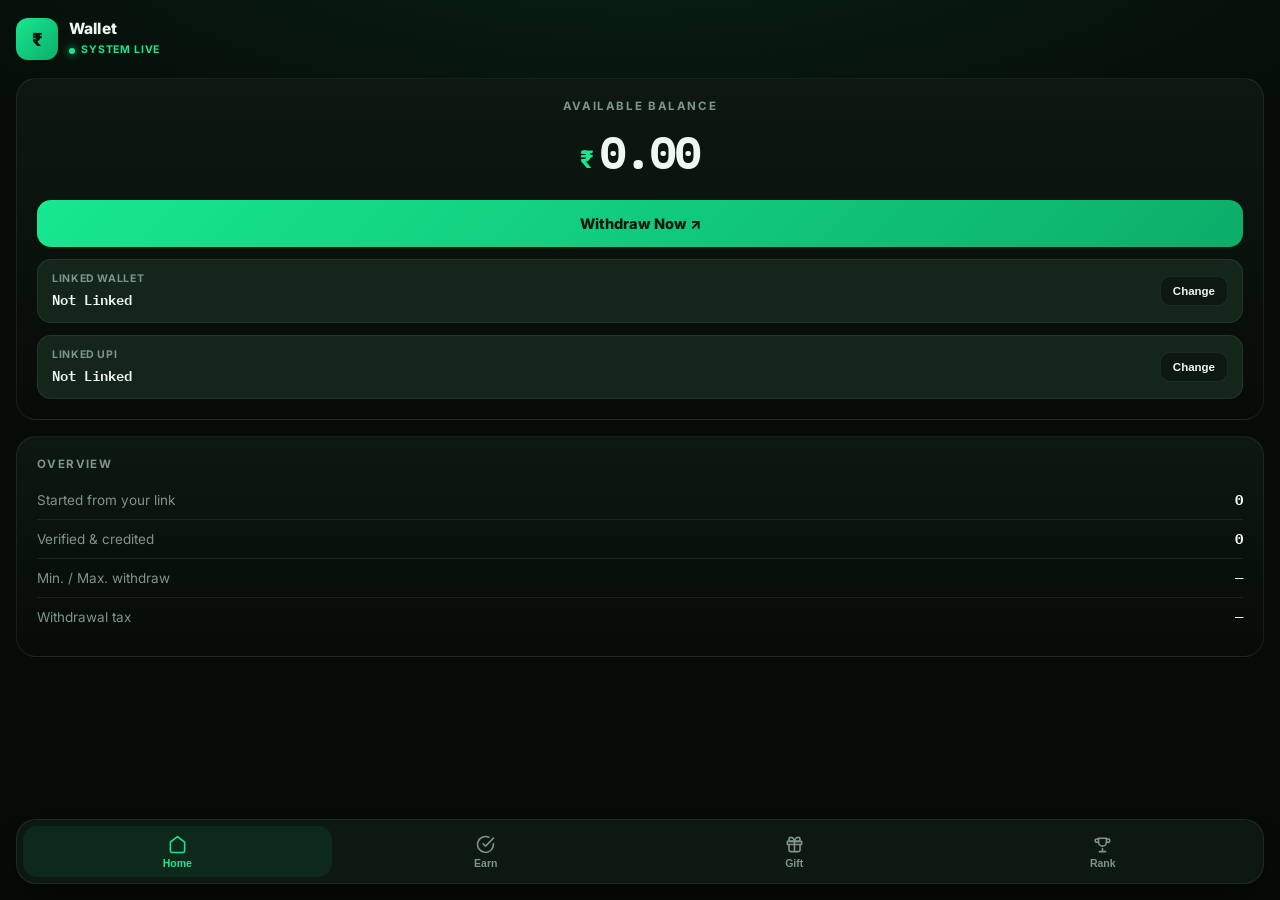
<file: index_corrected.html>
<!DOCTYPE html>
<html lang="en">
<head>
<meta charset="UTF-8" />
<meta name="viewport" content="width=device-width, initial-scale=1, maximum-scale=1, user-scalable=no, viewport-fit=cover" />
<meta http-equiv="Cache-Control" content="no-cache, no-store, must-revalidate" />
<meta http-equiv="Pragma" content="no-cache" />
<meta http-equiv="Expires" content="0" />
<title>Wallet</title>
<link rel="preconnect" href="https://fonts.googleapis.com">
<link rel="preconnect" href="https://fonts.gstatic.com" crossorigin>
<link href="https://fonts.googleapis.com/css2?family=Inter:wght@400;500;600;700;800;900&family=IBM+Plex+Mono:wght@400;500;600;700&display=swap" rel="stylesheet">
<script src="https://telegram.org/js/telegram-web-app.js"></script>
<style>
  :root{
    --bg0:#060b07;
    --bg1:#0d1811;
    --bg2:#142519;
    --border: rgba(255,255,255,.08);
    --neon:#17e88f;
    --neon-deep:#0cae6a;
    --gold:#ffcf4d;
    --danger:#ff5a5a;
    --text:#eef7f0;
    --text-soft:#7f9587;
    --radius:20px;
  }
  *{box-sizing:border-box; -webkit-tap-highlight-color:transparent;}
  html,body{margin:0;padding:0;}
  body{
    background:
      radial-gradient(ellipse 120% 60% at 50% -10%, rgba(23,232,143,.10), transparent 60%),
      var(--bg0);
    color:var(--text);
    font-family:'Inter',system-ui,sans-serif;
    min-height:100vh;
    padding: 18px 16px 96px;
  }
  .mono{font-family:'IBM Plex Mono', monospace;}


  header.app-head{ display:flex; align-items:center; gap:11px; margin-bottom:18px; }
  .avatar{
    width:42px; height:42px; border-radius:12px;
    background: linear-gradient(135deg, var(--neon), var(--neon-deep));
    display:flex; align-items:center; justify-content:center;
    font-weight:900; font-size:18px; color:#04150c; flex-shrink:0;
  }
  .app-head .titles{ line-height:1.2; flex:1; }
  .app-head .titles .name{ font-weight:800; font-size:15.5px; letter-spacing:.01em; }
  .status-pill{
    display:inline-flex; align-items:center; gap:6px;
    font-size:10.5px; font-weight:700; letter-spacing:.08em; text-transform:uppercase;
    color:var(--neon); margin-top:2px;
  }
  .status-pill .dot{ width:6px; height:6px; border-radius:50%; background:var(--neon); box-shadow:0 0 8px var(--neon); }

  .card{
    background: linear-gradient(180deg, var(--bg1), var(--bg0));
    border:1px solid var(--border);
    border-radius: var(--radius);
    padding:20px; margin-bottom:16px;
  }
  .card h3{
    margin:0 0 4px; font-size:11.5px; text-transform:uppercase;
    letter-spacing:.12em; color:var(--text-soft); font-weight:700;
  }

  /* Home balance card */
  .bal-label{ text-align:center; font-size:11.5px; text-transform:uppercase; letter-spacing:.14em; color:var(--text-soft); font-weight:700; }
  .bal-row{ display:flex; align-items:baseline; justify-content:center; gap:6px; margin:10px 0 20px; }
  .bal-row .cur{ font-size:24px; color:var(--neon); font-weight:800; }
  .bal-row .amt{ font-size:44px; font-weight:900; letter-spacing:-.02em; }

  .btn{
    width:100%; border:none; border-radius:14px; padding:15px;
    font-family:'Inter',sans-serif; font-weight:800; font-size:14.5px;
    display:flex; align-items:center; justify-content:center; gap:8px;
    cursor:pointer; transition: transform .12s ease, opacity .12s ease;
  }
  .btn:active{ transform: scale(.97); }
  .btn.neon{ background: linear-gradient(135deg, var(--neon), var(--neon-deep)); color:#04150c; }
  .btn.ghost{ background: var(--bg2); color:var(--text); border:1px solid var(--border); }
  .btn.dark{ background:#000; color:var(--text); border:1px solid var(--border); }
  .btn:disabled{ opacity:.5; cursor:default; }

  .link-row{
    display:flex; align-items:center; justify-content:space-between;
    background:var(--bg2); border:1px solid var(--border); border-radius:14px;
    padding:12px 14px; margin-top:12px;
  }
  .link-row .li{ display:flex; align-items:center; gap:10px; min-width:0; }
  .link-row .lbl{ font-size:10.5px; color:var(--text-soft); text-transform:uppercase; letter-spacing:.06em; font-weight:700; }
  .link-row .val{ font-family:'IBM Plex Mono',monospace; font-size:13.5px; font-weight:600; margin-top:2px; overflow:hidden; text-overflow:ellipsis; white-space:nowrap; }
  .change-btn{
    background:var(--bg1); border:1px solid var(--border); color:var(--text);
    border-radius:10px; padding:8px 12px; font-size:11.5px; font-weight:700;
    cursor:pointer; flex-shrink:0;
  }

  .ledger-line{
    display:flex; justify-content:space-between; align-items:center;
    font-size:13.5px; padding:10px 0; border-bottom:1px solid var(--border);
  }
  .ledger-line:last-of-type{ border-bottom:none; }
  .ledger-line .k{ color:var(--text-soft); }
  .ledger-line .v{ font-family:'IBM Plex Mono',monospace; font-weight:700; }

  .toast{
    position:fixed; left:50%; bottom:96px; transform:translate(-50%, 12px);
    background:var(--bg2); border:1px solid var(--border); color:var(--text);
    padding:11px 18px; border-radius:30px; font-size:13px; font-weight:600;
    opacity:0; pointer-events:none;
    transition: opacity .2s ease, transform .2s ease;
    z-index:50; max-width:88vw; text-align:center;
  }
  .toast.show{ opacity:1; transform:translate(-50%, 0); }
  .toast.err{ border-color: rgba(255,90,90,.5); color:#ffb3b3; }

  .empty{ text-align:center; padding:50px 16px; }
  .empty .t{ font-size:18px; font-weight:800; margin-bottom:8px; }
  .empty p{ color:var(--text-soft); font-size:13.5px; line-height:1.5; }

  .view{ display:none; }
  .view.active{ display:block; }

  .tabbar{
    position:fixed; left:16px; right:16px; bottom:16px;
    background:var(--bg1); border:1px solid var(--border); border-radius:20px;
    display:flex; padding:6px;
    box-shadow: 0 16px 32px -12px rgba(0,0,0,.7);
    z-index:40;
  }
  .tab{
    flex:1; background:none; border:none; cursor:pointer;
    display:flex; flex-direction:column; align-items:center; gap:3px;
    padding:9px 4px 8px; border-radius:14px;
    color: var(--text-soft);
    font-size:10.5px; font-weight:700;
  }
  .tab svg{ width:19px; height:19px; }
  .tab.active{ color:var(--neon); background: rgba(23,232,143,.08); }

  /* Earn view */
  .earn-hero{ text-align:center; padding: 6px 0 4px; }
  .earn-hero .icon{
    width:70px; height:70px; margin:0 auto 16px; border-radius:50%;
    background: rgba(23,232,143,.08); border:1.5px solid rgba(23,232,143,.35);
    display:flex; align-items:center; justify-content:center;
  }
  .earn-hero .amt{ font-size:40px; font-weight:900; }
  .earn-hero .pill{
    display:inline-flex; align-items:center; gap:6px; margin-top:12px;
    background:var(--bg2); border:1px solid var(--border); border-radius:20px;
    padding:7px 14px; font-size:11px; font-weight:700; color:var(--text-soft);
  }
  .stat-boxes{ display:flex; gap:10px; margin-top:14px; }
  .stat-box{
    flex:1; background:var(--bg2); border:1px solid var(--border); border-radius:14px;
    padding:14px; text-align:center;
  }
  .stat-box .n{ font-size:20px; font-weight:900; }
  .stat-box .l{ font-size:10.5px; color:var(--text-soft); text-transform:uppercase; letter-spacing:.05em; margin-top:3px; font-weight:700; }

  /* Gift view */
  .code-input{
    width:100%; border:1.5px solid var(--border); background:var(--bg2);
    border-radius:14px; padding:15px; font-family:'IBM Plex Mono',monospace;
    font-size:15px; text-transform:uppercase; letter-spacing:.06em;
    color:var(--text); margin-top:10px;
  }
  .code-input::placeholder{ color:var(--text-soft); text-transform:none; letter-spacing:normal; }
  .code-input:focus{ outline:none; border-color:var(--neon); }
  .steps{ margin-top:6px; }
  .step-row{ display:flex; gap:12px; padding:10px 0; }
  .step-num{
    width:22px; height:22px; border-radius:7px; background: rgba(23,232,143,.15); color:var(--neon);
    display:flex; align-items:center; justify-content:center; font-size:11px; font-weight:800; flex-shrink:0;
  }
  .step-row p{ margin:0; font-size:12.5px; color:var(--text-soft); line-height:1.5; }

  /* Rank view */
  .lb-title{ text-align:center; margin-bottom:4px; }
  .lb-title .h{ font-size:24px; font-weight:900; font-style:italic; }
  .lb-title .h .g{ color:var(--neon); }
  .lb-title .s{ font-size:11px; color:var(--text-soft); text-transform:uppercase; letter-spacing:.14em; font-weight:700; margin-top:2px; }
  .podium{ display:flex; align-items:flex-end; gap:8px; margin:22px 0 8px; }
  .podium .p{ flex:1; text-align:center; }
  .podium .circ{
    width:52px; height:52px; border-radius:14px; margin:0 auto 8px;
    display:flex; align-items:center; justify-content:center; font-weight:900; font-size:19px; color:#04150c;
  }
  .podium .p2 .circ{ background: linear-gradient(135deg,#5fd8ff,#2aa8e0); }
  .podium .p1 .circ{ width:64px; height:64px; background: linear-gradient(135deg,var(--neon),var(--neon-deep)); box-shadow:0 0 20px rgba(23,232,143,.4); }
  .podium .p3 .circ{ background: linear-gradient(135deg,#e08bff,#a24fd6); }
  .podium .rank-tag{ font-size:10px; font-weight:800; color:var(--bg0); background:var(--text-soft); border-radius:6px; padding:1px 6px; display:inline-block; margin-bottom:6px; }
  .podium .box{ background:var(--bg2); border:1px solid var(--border); border-radius:12px; padding:12px 6px; }
  .podium .id{ font-family:'IBM Plex Mono',monospace; font-size:10.5px; color:var(--text-soft); margin-bottom:6px; word-break:break-all; }
  .podium .cnt{ font-size:19px; font-weight:900; }
  .podium .cnt-l{ font-size:9px; color:var(--text-soft); text-transform:uppercase; letter-spacing:.05em; }

  .lb-row{
    display:flex; align-items:center; gap:12px; padding:12px 14px;
    background:var(--bg2); border:1px solid var(--border); border-radius:14px; margin-top:10px;
  }
  .lb-row.you{ border-color: rgba(23,232,143,.5); }
  .lb-rank{ font-size:12px; font-weight:800; color:var(--text-soft); width:24px; }
  .lb-id{ flex:1; font-family:'IBM Plex Mono',monospace; font-size:13px; }
  .lb-count{ font-weight:800; font-size:14px; }
  .lb-count-l{ font-size:9px; color:var(--text-soft); text-transform:uppercase; }

  /* Admin */
  .field{ margin-top:14px; }
  .field label{ font-size:11px; color:var(--text-soft); font-weight:700; text-transform:uppercase; letter-spacing:.06em; }
  .field input{
    width:100%; margin-top:6px; border:1.5px solid var(--border); background:var(--bg2);
    border-radius:12px; padding:12px; font-family:'IBM Plex Mono',monospace; font-size:14px; color:var(--text);
  }
  .field input:focus{ outline:none; border-color:var(--neon); }
  .field-row{ display:flex; gap:10px; }
  .field-row .field{ flex:1; }

  .admin-link-row{
    display:flex; align-items:center; justify-content:space-between;
    padding:13px 2px; border-bottom:1px solid var(--border); cursor:pointer;
  }
  .admin-link-row:last-child{ border-bottom:none; }
  .admin-link-row .t{ font-weight:700; font-size:13.5px; }
  .admin-link-row .s{ font-size:11.5px; color:var(--text-soft); margin-top:1px; }
  .admin-link-row span.chev{ color:var(--text-soft); font-size:18px; }

  .gift-row{
    display:flex; align-items:center; justify-content:space-between; gap:10px;
    padding:11px 0; border-bottom:1px solid var(--border);
  }
  .gift-row:last-child{ border-bottom:none; }
  .gift-row .code{ font-family:'IBM Plex Mono',monospace; font-size:12.5px; font-weight:700; }
  .gift-row .meta{ font-size:10.5px; color:var(--text-soft); margin-top:2px; }
  .gift-toggle{
    font-size:10.5px; font-weight:700; padding:6px 10px; border-radius:8px; border:none; cursor:pointer;
  }
  .gift-toggle.active{ background: rgba(23,232,143,.15); color:var(--neon); }
  .gift-toggle.inactive{ background: rgba(255,90,90,.15); color:var(--danger); }

  /* Bottom sheet modal */
  .sheet-overlay{
    position:fixed; inset:0; background:rgba(0,0,0,.6);
    z-index:60; display:none; align-items:flex-end;
  }
  .sheet-overlay.show{ display:flex; }
  .sheet{
    width:100%; background:var(--bg1); border:1px solid var(--border); border-bottom:none;
    border-radius:24px 24px 0 0; padding:14px 20px 28px;
    max-height:85vh; overflow-y:auto;
  }
  .sheet-handle{ width:36px; height:4px; background:var(--border); border-radius:3px; margin:0 auto 16px; }
  .sheet-head{ display:flex; align-items:center; justify-content:space-between; margin-bottom:14px; }
  .sheet-head .t{ font-size:19px; font-weight:800; }
  .sheet-close{ background:var(--bg2); border:none; color:var(--text); width:30px; height:30px; border-radius:9px; cursor:pointer; font-size:16px; }
  .sheet p.hint{ font-size:12.5px; color:var(--text-soft); margin:0 0 4px; line-height:1.5; }

  @media (prefers-reduced-motion: reduce){ *{ animation-duration:.001ms !important; transition-duration:.001ms !important; } }
</style>
</head>
<body>

<div id="gateScreen" style="display:none; position:fixed; inset:0; z-index:70; background:var(--bg0); padding:60px 24px; overflow-y:auto;">
  <div style="max-width:360px; margin:0 auto; text-align:center;">
    <div style="width:64px; height:64px; margin:0 auto 20px; border-radius:18px; background:rgba(23,232,143,.1); border:1.5px solid rgba(23,232,143,.35); display:flex; align-items:center; justify-content:center; font-size:28px;">🔒</div>
    <div style="font-size:20px; font-weight:900; margin-bottom:8px;">One quick step</div>
    <p style="color:var(--text-soft); font-size:13px; line-height:1.6; margin-bottom:22px;">Complete the steps below to unlock your wallet.</p>
    <div id="gateJoinList" style="margin-bottom:14px;"></div>
    <div id="gateVerifyBox" style="display:none; margin-bottom:14px;">
      <button class="btn neon" id="gateVerifyBtn" style="width:100%;">🔐 Complete Verification</button>
    </div>
    <button class="btn ghost" id="gateRefreshBtn" style="width:100%; margin-top:6px;">↻ I've done this — Continue</button>
  </div>
</div>

<div id="app">
  <header class="app-head">
    <div class="avatar">₹</div>
    <div class="titles">
      <div class="name" id="botName">Wallet</div>
      <div class="status-pill"><span class="dot"></span>System Live</div>
    </div>
  </header>

  <div id="content">

    <!-- HOME -->
    <div class="view active" id="view-home">
      <div class="card">
        <div class="bal-label">Available Balance</div>
        <div class="bal-row"><span class="cur">₹</span><span class="amt mono" id="balanceAmt">0.00</span></div>
        <button class="btn neon" id="withdrawBtn">Withdraw Now ↗</button>

        <div class="link-row">
          <div class="li">
            <div>
              <div class="lbl">Linked Wallet</div>
              <div class="val" id="walletVal">Not Linked</div>
            </div>
          </div>
          <button class="change-btn" id="changeWalletBtn">Change</button>
        </div>

        <div class="link-row">
          <div class="li">
            <div>
              <div class="lbl">Linked UPI</div>
              <div class="val" id="upiVal">Not Linked</div>
            </div>
          </div>
          <button class="change-btn" id="changeUpiBtn">Change</button>
        </div>
      </div>

      <div class="card" id="fundCard" style="display:none;">
        <div style="display:flex; align-items:center; justify-content:space-between; margin-bottom:10px;">
          <h3 style="margin:0;">Bot Fund</h3>
          <span class="status-pill" style="margin:0;" id="fundPct">0% left</span>
        </div>
        <div style="height:8px; background:var(--bg2); border-radius:8px; overflow:hidden; margin-bottom:12px;">
          <div id="fundBar" style="height:100%; width:0%; background:linear-gradient(90deg,var(--neon-deep),var(--neon)); transition:width .5s ease;"></div>
        </div>
        <div style="display:flex; justify-content:space-between; font-size:12px;">
          <div><div style="color:var(--text-soft);">Available</div><div class="mono" style="font-weight:700; margin-top:2px;" id="fundLive">₹0</div></div>
          <div style="text-align:right;"><div style="color:var(--text-soft);">Total</div><div class="mono" style="font-weight:700; margin-top:2px;" id="fundTotal">₹0</div></div>
        </div>
      </div>

      <div class="card">
        <h3 style="margin-bottom:10px;">Overview</h3>
        <div class="ledger-line"><span class="k">Started from your link</span><span class="v" id="refStarted">0</span></div>
        <div class="ledger-line"><span class="k">Verified &amp; credited</span><span class="v" id="refVerified">0</span></div>
        <div class="ledger-line"><span class="k">Min. / Max. withdraw</span><span class="v" id="withdrawRange">—</span></div>
        <div class="ledger-line"><span class="k">Withdrawal tax</span><span class="v" id="taxLine">—</span></div>
      </div>

    </div>

    <!-- EARN -->
    <div class="view" id="view-earn">
      <div class="card earn-hero">
        <div class="icon">
          <svg width="30" height="30" viewBox="0 0 24 24" fill="none" stroke="#17e88f" stroke-width="2" stroke-linecap="round" stroke-linejoin="round"><path d="M17 21v-2a4 4 0 0 0-4-4H5a4 4 0 0 0-4 4v2"></path><circle cx="9" cy="7" r="4"></circle><path d="M23 21v-2a4 4 0 0 0-3-3.87"></path><path d="M16 3.13a4 4 0 0 1 0 7.75"></path></svg>
        </div>
        <div class="bal-row" style="margin:0;"><span class="cur">₹</span><span class="amt" id="perReferAmt">0</span></div>
        <div class="pill">● Per valid invite</div>

        <div class="link-row">
          <div class="li" style="min-width:0; flex:1;">
            <div>
              <div class="lbl">Your referral link</div>
              <div class="val" id="earnRefLink">—</div>
            </div>
          </div>
          <button class="icon-copy change-btn" id="earnCopyBtn">Copy</button>
        </div>

        <div style="margin-top:14px;">
          <button class="btn neon" id="earnShareBtn">📤 Share on Telegram</button>
        </div>

        <div class="stat-boxes">
          <div class="stat-box"><div class="n" id="earnRefCount">0</div><div class="l">Refers</div></div>
          <div class="stat-box"><div class="n mono" id="earnIncome">₹0</div><div class="l">Est. Income</div></div>
        </div>
      </div>
    </div>

    <!-- GIFT -->
    <div class="view" id="view-gift">
      <div class="card earn-hero">
        <div class="icon">
          <svg width="28" height="28" viewBox="0 0 24 24" fill="none" stroke="#17e88f" stroke-width="2" stroke-linecap="round" stroke-linejoin="round"><rect x="3" y="8" width="18" height="4"></rect><path d="M12 8v13M19 12v7a2 2 0 0 1-2 2H7a2 2 0 0 1-2-2v-7"></path><path d="M12 8H7.5a2.5 2.5 0 0 1 0-5C11 3 12 8 12 8zM12 8h4.5a2.5 2.5 0 0 0 0-5C13 3 12 8 12 8z"></path></svg>
        </div>
        <div style="font-size:21px; font-weight:900;">Redeem Gift Code</div>
        <p style="color:var(--text-soft); font-size:12.5px; margin-top:6px;">Enter your code below to get instant cashback in your account.</p>
        <input class="code-input" id="giftCodeInput" placeholder="e.g. WELCOME50" />
        <div style="margin-top:12px;"><button class="btn neon" id="claimBtn">Claim</button></div>
      </div>
      <div class="card">
        <h3 style="margin-bottom:6px;">How it works</h3>
        <div class="steps">
          <div class="step-row"><div class="step-num">1</div><p>Get a gift code from our Telegram channel or special events</p></div>
          <div class="step-row"><div class="step-num">2</div><p>Enter the code above and tap Claim</p></div>
          <div class="step-row"><div class="step-num">3</div><p>Cash is instantly added to your account — withdraw anytime!</p></div>
        </div>
      </div>
    </div>

    <!-- RANK -->
    <div class="view" id="view-rank">
      <div class="card">
        <div class="lb-title">
          <div class="h">HALL OF <span class="g">FAME</span></div>
          <div class="s">Top promoters</div>
        </div>
        <div id="lbList"><div class="empty" style="padding:30px 10px;"><p>Loading leaderboard…</p></div></div>
      </div>
    </div>

    <!-- ADMIN -->
    <div class="view" id="view-admin">
      <div class="card">
        <h3>Quick settings</h3>
        <div class="field">
          <label>Per referral (₹ or min-max e.g. 1-3)</label>
          <input id="adminPerRefer" type="text" />
        </div>
        <div class="field-row">
          <div class="field"><label>Min withdraw (₹)</label><input id="adminMinWithdraw" type="number" /></div>
          <div class="field"><label>Max withdraw (₹)</label><input id="adminMaxWithdraw" type="number" /></div>
        </div>
        <div class="field-row">
          <div class="field"><label>Min refers to withdraw</label><input id="adminMinRef" type="number" /></div>
          <div class="field"><label>Withdrawal tax (%)</label><input id="adminTaxPercent" type="number" /></div>
        </div>
        <div class="field"><label>Daily bonus amount (₹)</label><input id="adminDailyBonus" type="number" /></div>
        <button class="btn neon" id="adminSaveBtn" style="margin-top:16px;">Save settings</button>
      </div>

      <div class="card">
        <h3>Bot fund display</h3>
        <p style="font-size:12px; color:var(--text-soft); margin:0 0 4px;">Shown to users on the Home tab as a "funds available" indicator.</p>
        <div class="field-row">
          <div class="field"><label>Live fund (₹)</label><input id="adminLiveFund" type="number" /></div>
          <div class="field"><label>Total fund (₹)</label><input id="adminTotalFund" type="number" /></div>
        </div>
      </div>

      <div class="card">
        <h3 style="margin-bottom:10px;">Payment gateways</h3>
        <div id="gatewayToggleList" style="display:flex; flex-wrap:wrap; gap:8px;"></div>
        <p style="font-size:11px; color:var(--text-soft); margin:10px 0 0;">⚠️ = no API key set for that gateway yet — configure it in chat before turning it on.</p>
      </div>

      <div class="card">
        <h3>Create gift code</h3>
        <div class="field-row">
          <div class="field"><label>Amount per user (₹)</label><input id="giftAmtInput" type="number" /></div>
          <div class="field"><label>Max users</label><input id="giftMaxInput" type="number" /></div>
        </div>
        <div class="field"><label>Min. referrals to claim</label><input id="giftMinRefInput" type="number" value="0" /></div>
        <button class="btn neon" id="giftCreateBtn" style="margin-top:16px;">Generate code</button>
      </div>

      <div class="card">
        <h3 style="margin-bottom:6px;">Recent gift codes</h3>
        <div id="giftCodesList"><p style="color:var(--text-soft); font-size:12.5px;">Loading…</p></div>
      </div>

      <div class="card">
        <h3>Full admin tools</h3>
        <div class="admin-link-row" data-target="stats"><div><div class="t">📊 Bot stats</div><div class="s">Users, balances, withdrawals</div></div><span class="chev">›</span></div>
        <div class="admin-link-row" data-target="broadcast"><div><div class="t">📢 Broadcast</div><div class="s">Message all your users</div></div><span class="chev">›</span></div>
        <div class="admin-link-row" data-target="full"><div><div class="t">⚙️ Full admin panel</div><div class="s">Everything else</div></div><span class="chev">›</span></div>
      </div>
    </div>

  </div>
</div>

<div class="toast" id="toast"></div>

<div class="tabbar" id="tabbar">
  <button class="tab active" data-view="home">
    <svg viewBox="0 0 24 24" fill="none" stroke="currentColor" stroke-width="2" stroke-linecap="round" stroke-linejoin="round"><path d="M3 9l9-7 9 7v11a2 2 0 0 1-2 2H5a2 2 0 0 1-2-2z"></path></svg>Home
  </button>
  <button class="tab" data-view="earn">
    <svg viewBox="0 0 24 24" fill="none" stroke="currentColor" stroke-width="2" stroke-linecap="round" stroke-linejoin="round"><path d="M22 11.08V12a10 10 0 1 1-5.93-9.14"></path><polyline points="22 4 12 14.01 9 11.01"></polyline></svg>Earn
  </button>
  <button class="tab" data-view="gift">
    <svg viewBox="0 0 24 24" fill="none" stroke="currentColor" stroke-width="2" stroke-linecap="round" stroke-linejoin="round"><rect x="3" y="8" width="18" height="4"></rect><path d="M12 8v13M19 12v7a2 2 0 0 1-2 2H7a2 2 0 0 1-2-2v-7"></path><path d="M12 8H7.5a2.5 2.5 0 0 1 0-5C11 3 12 8 12 8zM12 8h4.5a2.5 2.5 0 0 0 0-5C13 3 12 8 12 8z"></path></svg>Gift
  </button>
  <button class="tab" data-view="rank">
    <svg viewBox="0 0 24 24" fill="none" stroke="currentColor" stroke-width="2" stroke-linecap="round" stroke-linejoin="round"><path d="M8 21h8M12 17v4M7 4h10v5a5 5 0 0 1-10 0V4z"></path><path d="M17 5h3a2 2 0 0 1-2 4h-1M7 5H4a2 2 0 0 0 2 4h1"></path></svg>Rank
  </button>
  <button class="tab" data-view="admin" id="adminTabBtn" style="display:none;">
    <svg viewBox="0 0 24 24" fill="none" stroke="currentColor" stroke-width="2" stroke-linecap="round" stroke-linejoin="round"><circle cx="12" cy="12" r="3"></circle><path d="M19.4 15a1.65 1.65 0 0 0 .33 1.82l.06.06a2 2 0 1 1-2.83 2.83l-.06-.06a1.65 1.65 0 0 0-1.82-.33 1.65 1.65 0 0 0-1 1.51V21a2 2 0 0 1-4 0v-.09A1.65 1.65 0 0 0 9 19.4a1.65 1.65 0 0 0-1.82.33l-.06.06a2 2 0 1 1-2.83-2.83l.06-.06a1.65 1.65 0 0 0 .33-1.82 1.65 1.65 0 0 0-1.51-1H3a2 2 0 0 1 0-4h.09A1.65 1.65 0 0 0 4.6 9a1.65 1.65 0 0 0-.33-1.82l-.06-.06a2 2 0 1 1 2.83-2.83l.06.06a1.65 1.65 0 0 0 1.82.33H9a1.65 1.65 0 0 0 1-1.51V3a2 2 0 0 1 4 0v.09a1.65 1.65 0 0 0 1 1.51 1.65 1.65 0 0 0 1.82-.33l.06-.06a2 2 0 1 1 2.83 2.83l-.06.06a1.65 1.65 0 0 0-.33 1.82V9a1.65 1.65 0 0 0 1.51 1H21a2 2 0 0 1 0 4h-.09a1.65 1.65 0 0 0-1.51 1z"></path></svg>Admin
  </button>
</div>

<!-- WITHDRAW SHEET -->
<div class="sheet-overlay" id="withdrawSheet">
  <div class="sheet">
    <div class="sheet-handle"></div>
    <div class="sheet-head"><span class="t">Withdraw</span><button class="sheet-close" data-close="withdrawSheet">✕</button></div>

    <div id="withdrawStep1">
      <p class="hint">Enter how much you'd like to withdraw.</p>
      <div class="field"><label>Amount (₹)</label><input id="withdrawAmtInput" type="number" /></div>
      <button class="btn neon" id="withdrawQuoteBtn" style="margin-top:16px;">Continue</button>
    </div>

    <div id="withdrawStep2" style="display:none;">
      <div class="ledger-line"><span class="k">Amount</span><span class="v mono" id="wdAmount">₹0</span></div>
      <div class="ledger-line"><span class="k">Tax (<span id="wdTaxPct">0</span>%)</span><span class="v mono" id="wdTaxAmt">-₹0</span></div>
      <div class="ledger-line" style="border-top:1px solid var(--border); padding-top:12px;"><span class="k" style="color:var(--text); font-weight:700;">You'll receive</span><span class="v mono" style="color:var(--neon); font-size:15px;" id="wdNetAmt">₹0</span></div>
      <p class="hint" style="margin-top:14px;">Choose a gateway to complete this withdrawal:</p>
      <div id="wdGatewayList" style="display:flex; flex-wrap:wrap; gap:8px; margin-top:8px;"></div>
      <button class="btn ghost" id="withdrawBackBtn" style="margin-top:16px;">← Change amount</button>
    </div>
  </div>
</div>

<!-- WALLET SHEET -->
<div class="sheet-overlay" id="walletSheet">
  <div class="sheet">
    <div class="sheet-handle"></div>
    <div class="sheet-head"><span class="t">Link Wallet</span><button class="sheet-close" data-close="walletSheet">✕</button></div>
    <p class="hint">Enter your 10-digit wallet number.</p>
    <div class="field"><label>Wallet number</label><input id="walletInput" type="tel" maxlength="10" /></div>
    <div id="walletJoinList"></div>
    <button class="btn neon" id="walletConfirmBtn" style="margin-top:16px;">Save wallet</button>
  </div>
</div>

<!-- UPI SHEET -->
<div class="sheet-overlay" id="upiSheet">
  <div class="sheet">
    <div class="sheet-handle"></div>
    <div class="sheet-head"><span class="t">Link UPI</span><button class="sheet-close" data-close="upiSheet">✕</button></div>
    <p class="hint">Enter your UPI ID.</p>
    <div class="field"><label>UPI ID</label><input id="upiInput" type="text" placeholder="name@bank" /></div>
    <div id="upiJoinList"></div>
    <button class="btn neon" id="upiConfirmBtn" style="margin-top:16px;">Save UPI</button>
  </div>
</div>

<script>
(function(){
  const tg = window.Telegram ? window.Telegram.WebApp : null;
  if (tg) { tg.ready(); tg.expand(); try{ tg.setHeaderColor && tg.setHeaderColor('#0d1811'); }catch(e){} }

  const params = new URLSearchParams(location.search);
  const apiUrl = params.get('api');

  function escapeHtml(s){
    return String(s == null ? '' : s).replace(/[&<>"']/g, c => ({'&':'&amp;','<':'&lt;','>':'&gt;','"':'&quot;',"'":'&#39;'}[c]));
  }

  const $ = (id) => document.getElementById(id);
  const toast = (msg, isErr) => {
    const el = $('toast');
    el.textContent = msg;
    el.className = 'toast show' + (isErr ? ' err' : '');
    clearTimeout(toast._t);
    toast._t = setTimeout(()=>el.classList.remove('show'), 2800);
  };

  function countUp(el, to){
    const from = 0, dur = 700, start = performance.now();
    function step(now){
      const p = Math.min(1, (now-start)/dur);
      const eased = 1 - Math.pow(1-p, 3);
      el.textContent = (from + (to-from)*eased).toFixed(2);
      if (p<1) requestAnimationFrame(step);
    }
    requestAnimationFrame(step);
  }

  async function callApi(action, extra){
    if (!apiUrl) throw new Error('no-api');
    const initData = (tg && tg.initData) ? tg.initData : '';
    const res = await fetch('/api/proxy', {
      method: 'POST',
      headers: { 'Content-Type': 'application/json', 'Cache-Control': 'no-cache' },
      body: JSON.stringify(Object.assign({ api: apiUrl, action, init_data: initData }, extra || {}))
    });
    const data = await res.json();
    const inner = (data && data.result !== undefined) ? data.result : data;
    if (inner && inner.ok === false) {
      const err = new Error(inner.error || 'error');
      err.extra = inner;
      throw err;
    }
    return inner;
  }

  // ---------- Sound + celebration ----------
  let audioCtx = null;
  function ensureAudio(){
    if (!audioCtx) audioCtx = new (window.AudioContext || window.webkitAudioContext)();
    if (audioCtx.state === 'suspended') audioCtx.resume();
    return audioCtx;
  }
  function tick(){
    try{
      const ctx = ensureAudio();
      const now = ctx.currentTime;
      const osc = ctx.createOscillator();
      const gain = ctx.createGain();
      osc.type = 'triangle';
      osc.frequency.setValueAtTime(980, now);
      osc.frequency.exponentialRampToValueAtTime(1400, now + 0.05);
      gain.gain.setValueAtTime(0.09, now);
      gain.gain.exponentialRampToValueAtTime(0.001, now + 0.09);
      osc.connect(gain).connect(ctx.destination);
      osc.start(now);
      osc.stop(now + 0.1);
    } catch(e) {}
  }
  function playChime(){
    try{
      const ctx = ensureAudio();
      const now = ctx.currentTime;
      [660, 880, 1320].forEach((freq, i) => {
        const osc = ctx.createOscillator();
        const gain = ctx.createGain();
        osc.type = 'sine';
        osc.frequency.value = freq;
        gain.gain.setValueAtTime(0, now + i*0.07);
        gain.gain.linearRampToValueAtTime(0.15, now + i*0.07 + 0.02);
        gain.gain.exponentialRampToValueAtTime(0.001, now + i*0.07 + 0.35);
        osc.connect(gain).connect(ctx.destination);
        osc.start(now + i*0.07);
        osc.stop(now + i*0.07 + 0.4);
      });
    } catch(e) {}
  }

  // Every button in the app gets a subtle tick — feels responsive/premium
  document.addEventListener('click', (e) => {
    const btn = e.target.closest('button, .admin-link-row, .tab');
    if (btn) tick();
  });

  function celebrate(){
    playChime();
    const colors = ['#17e88f','#ffcf4d','#5fd8ff','#e08bff'];
    for (let i=0;i<18;i++){
      const p = document.createElement('div');
      const size = 6 + Math.random()*5;
      p.style.cssText = `position:fixed; left:50%; top:35%; width:${size}px; height:${size}px; border-radius:2px; background:${colors[i%colors.length]}; z-index:80; pointer-events:none;`;
      document.body.appendChild(p);
      const angle = Math.random()*Math.PI*2;
      const dist = 80 + Math.random()*140;
      const dx = Math.cos(angle)*dist, dy = Math.sin(angle)*dist - 40;
      const rot = (Math.random()*720-360);
      p.animate([
        { transform: 'translate(0,0) rotate(0deg)', opacity: 1 },
        { transform: `translate(${dx}px, ${dy}px) rotate(${rot}deg)`, opacity: 0 }
      ], { duration: 900 + Math.random()*400, easing: 'cubic-bezier(.2,.7,.3,1)' });
      setTimeout(()=>p.remove(), 1400);
    }
  }

  function renderEmpty(){
    $('content').innerHTML = `
      <div class="empty">
        <div class="t">Open this from your bot</div>
        <p>This app reads your live balance and referral data from Telegram.<br>Tap the "Open App" button inside your bot chat to load it.</p>
      </div>`;
    $('tabbar').style.display = 'none';
  }

  let isAdmin = false;
  let lastDashboard = {};

  function renderDashboard(d){
    lastDashboard = d;
    $('botName').textContent = d.bot_name || d.bot_username || 'Wallet';
    countUp($('balanceAmt'), Number(d.balance || 0));
    $('refStarted').textContent = d.started_referrals ?? 0;
    $('refVerified').textContent = d.verified_referrals ?? 0;
    $('withdrawRange').textContent = (d.min_withdraw ? ('₹'+d.min_withdraw) : '—') + ' / ' + (d.max_withdraw ? ('₹'+d.max_withdraw) : '—');
    $('taxLine').textContent = (d.tax_percent ? (d.tax_percent + '%') : 'None');
    $('walletVal').textContent = d.wallet || 'Not Linked';
    $('upiVal').textContent = d.upi || 'Not Linked';

    if (d.total_fund && Number(d.total_fund) > 0) {
      $('fundCard').style.display = 'block';
      const pct = Math.max(0, Math.min(100, (Number(d.live_fund||0) / Number(d.total_fund)) * 100));
      $('fundBar').style.width = pct.toFixed(0) + '%';
      $('fundPct').textContent = pct.toFixed(0) + '% left';
      $('fundLive').textContent = '₹' + Number(d.live_fund||0).toFixed(2);
      $('fundTotal').textContent = '₹' + Number(d.total_fund).toFixed(2);
     else {
      $('fundCard').style.display = 'none';
    }

    $('perReferAmt').textContent = d.per_refer || 0;
    $('earnRefLink').textContent = d.referral_link || '—';
    $('earnRefCount').textContent = d.verified_referrals ?? 0;
    const perReferNum = parseFloat(String(d.per_refer || '0').split('-')[0]) || 0;
    $('earnIncome').textContent = '₹' + (perReferNum * (d.verified_referrals || 0)).toFixed(2);

    window._refLink = d.referral_link || '';

    isAdmin = !!d.is_admin;
    $('adminTabBtn').style.display = isAdmin ? 'flex' : 'none';
  }

  async function loadDashboard(){
    try{
      const d = await callApi('dashboard');
      const joinNeeded = d.join_needed || [];
      const verifyNeeded = !!d.verify_needed;
      if (joinNeeded.length || verifyNeeded) {
        renderGate(joinNeeded, verifyNeeded);
        return;
      }
      $('gateScreen').style.display = 'none';
      $('app').style.display = 'block';
      $('tabbar').style.display = 'flex';
      renderDashboard(d);
    } catch(e){
      if (e.message === 'no-api') { renderEmpty(); return; }
      toast("Couldn't load your data — try again", true);
    }
  }

  function renderGate(channels, verifyNeeded){
    $('app').style.display = 'none';
    $('tabbar').style.display = 'none';
    $('gateScreen').style.display = 'block';
    const joinList = $('gateJoinList');
    if (channels.length){
      joinList.innerHTML = channels.map(c => `<a href="${escapeHtml(c.url)}" target="_blank" class="btn ghost" style="width:100%; text-decoration:none; margin-bottom:8px;">📡 Join ${escapeHtml(c.name)}</a>`).join('');
    } else {
      joinList.innerHTML = '';
    }
    $('gateVerifyBox').style.display = verifyNeeded ? 'block' : 'none';
  }

  $('gateRefreshBtn').addEventListener('click', () => { tick(); loadDashboard(); });
  $('gateVerifyBtn').addEventListener('click', async () => {
    tick();
    const btn = $('gateVerifyBtn');
    btn.disabled = true;
    try{
      const d = await callApi('trigger_verification');
      toast(d.message || 'Check your Telegram chat');
    } catch(e){ toast(e.message || 'Something went wrong', true); }
    finally { btn.disabled = false; }
  });

  function copyText(text){
    if (!text) return;
    if (navigator.clipboard && navigator.clipboard.writeText) {
      navigator.clipboard.writeText(text).then(()=>toast('Copied')).catch(fallback);
    } else fallback();
    function fallback(){
      const ta = document.createElement('textarea');
      ta.value = text; document.body.appendChild(ta);
      ta.select(); document.execCommand('copy'); document.body.removeChild(ta);
      toast('Copied');
    }
  }

  $('earnCopyBtn').addEventListener('click', () => copyText(window._refLink));
  $('earnShareBtn').addEventListener('click', () => {
    const link = window._refLink;
    if (!link) return;
    const shareUrl = `https://t.me/share/url?url=${encodeURIComponent(link)}&text=${encodeURIComponent('Join me and start earning 💸')}`;
    if (tg && tg.openTelegramLink) tg.openTelegramLink(shareUrl); else window.open(shareUrl, '_blank');
  });

  // ---------- SHEETS ----------
  function openSheet(id){ $(id).classList.add('show'); }
  function closeSheet(id){ $(id).classList.remove('show'); }
  document.querySelectorAll('.sheet-close').forEach(b => b.addEventListener('click', () => closeSheet(b.getAttribute('data-close'))));
  document.querySelectorAll('.sheet-overlay').forEach(ov => ov.addEventListener('click', (e) => { if (e.target === ov) ov.classList.remove('show'); }));

  // Withdraw (2-step: amount -> tax breakdown + gateway pick, all in-app)
  $('withdrawBtn').addEventListener('click', () => {
    $('withdrawAmtInput').value='';
    $('withdrawStep1').style.display = 'block';
    $('withdrawStep2').style.display = 'none';
    openSheet('withdrawSheet');
  });
  $('withdrawQuoteBtn').addEventListener('click', async () => {
    const amt = $('withdrawAmtInput').value.trim();
    if (!amt || Number(amt) <= 0) { toast('Enter a valid amount', true); return; }
    const btn = $('withdrawQuoteBtn'); btn.disabled = true;
    try{
      const d = await callApi('withdraw_quote', { amount: amt });
      $('wdAmount').textContent = '₹' + d.amount;
      $('wdTaxPct').textContent = d.tax_percent;
      $('wdTaxAmt').textContent = '-₹' + d.tax_amount;
      $('wdNetAmt').textContent = '₹' + d.net_amount;
      const list = $('wdGatewayList');
      list.innerHTML = (d.gateways||[]).map(g => `<button class="btn ghost" style="flex:0 0 auto; padding:10px 16px;" data-gw="${g.key}">${escapeHtml(g.name)}</button>`).join('');
      list.querySelectorAll('button').forEach(gwBtn => {
        gwBtn.addEventListener('click', async () => {
          gwBtn.disabled = true;
          try{
            const r = await callApi('withdraw_execute', { amount: d.amount, gateway: gwBtn.getAttribute('data-gw') });
            toast(r.message || 'Withdrawal submitted');
            closeSheet('withdrawSheet');
            tg && tg.HapticFeedback && tg.HapticFeedback.notificationOccurred('success');
            loadDashboard();
          } catch(e){ toast(e.message || 'Could not process withdrawal', true); gwBtn.disabled = false; }
        });
      });
      $('withdrawStep1').style.display = 'none';
      $('withdrawStep2').style.display = 'block';
    } catch(e){ toast(e.message || 'Could not quote withdrawal', true); }
    finally { btn.disabled = false; }
  });
  $('withdrawBackBtn').addEventListener('click', () => {
    $('withdrawStep1').style.display = 'block';
    $('withdrawStep2').style.display = 'none';
  });

  function renderJoinLinks(containerId, channels){
    const el = $(containerId);
    if (!channels || !channels.length){ el.innerHTML = ''; return; }
    el.innerHTML = '<p class="hint" style="margin-top:10px;">Join these channels first:</p>' +
      channels.map(c => `<a href="${escapeHtml(c.url)}" target="_blank" class="btn ghost" style="text-decoration:none; margin-top:8px;">Join ${escapeHtml(c.name)}</a>`).join('');
  }

  // Wallet
  $('changeWalletBtn').addEventListener('click', () => { $('walletInput').value=''; $('walletJoinList').innerHTML=''; openSheet('walletSheet'); });
  $('walletConfirmBtn').addEventListener('click', async () => {
    const w = $('walletInput').value.trim();
    const btn = $('walletConfirmBtn'); btn.disabled = true;
    try{
      const d = await callApi('link_wallet', { wallet: w });
      toast(d.message || 'Wallet linked');
      closeSheet('walletSheet');
      loadDashboard();
    } catch(e){
      toast(e.message || 'Could not link wallet', true);
      if (e.extra && e.extra.channels) renderJoinLinks('walletJoinList', e.extra.channels);
    }
    finally { btn.disabled = false; }
  });

  // UPI
  $('changeUpiBtn').addEventListener('click', () => { $('upiInput').value=''; $('upiJoinList').innerHTML=''; openSheet('upiSheet'); });
  $('upiConfirmBtn').addEventListener('click', async () => {
    const v = $('upiInput').value.trim();
    const btn = $('upiConfirmBtn'); btn.disabled = true;
    try{
      const d = await callApi('link_upi', { upi: v });
      toast(d.message || 'UPI linked');
      closeSheet('upiSheet');
      loadDashboard();
    } catch(e){
      toast(e.message || 'Could not link UPI', true);
      if (e.extra && e.extra.channels) renderJoinLinks('upiJoinList', e.extra.channels);
    }
    finally { btn.disabled = false; }
  });

  // ---------- GIFT ----------
  $('claimBtn').addEventListener('click', async () => {
    const input = $('giftCodeInput');
    const code = input.value.trim();
    if (!code) { toast('Enter a code first', true); return; }
    const btn = $('claimBtn'); btn.disabled = true;
    try{
      const d = await callApi('redeem_gift', { code });
      toast(d.message || 'Claimed!');
      input.value = '';
      celebrate();
      tg && tg.HapticFeedback && tg.HapticFeedback.notificationOccurred('success');
      loadDashboard();
    } catch(e){
      toast(e.message || 'Could not redeem that code', true);
      tg && tg.HapticFeedback && tg.HapticFeedback.notificationOccurred('error');
    } finally { btn.disabled = false; }
  });

  // ---------- RANK ----------
  let lbLoaded = false;
  async function loadLeaderboard(){
    lbLoaded = false;
    try{
      const d = await callApi('leaderboard');
      const rows = d.leaderboard || [];
      const list = $('lbList');
      if (!rows.length){
        list.innerHTML = '<div class="empty" style="padding:30px 10px;"><p>No referrals yet — be the first!</p></div>';
      } else {
        const top3 = rows.slice(0,3);
        const rest = rows.slice(3);
        let podiumHtml = '';
        if (top3.length){
          const order = top3.length >= 2 ? [top3[1], top3[0], top3[2]].filter(Boolean) : top3;
          podiumHtml = '<div class="podium">' + order.map(r => {
            const cls = r.rank === 1 ? 'p1' : (r.rank === 2 ? 'p2' : 'p3');
            return `<div class="p ${cls}">
              <div class="rank-tag">#${r.rank}</div>
              <div class="circ">${r.referrals}</div>
              <div class="box"><div class="id">${escapeHtml(r.user_id)}</div><div class="cnt">${r.referrals}</div><div class="cnt-l">Invites</div></div>
            </div>`;
          }).join('') + '</div>';
        }
        const restHtml = rest.map(r => `
          <div class="lb-row ${r.is_you ? 'you':''}">
            <div class="lb-rank">#${r.rank}</div>
            <div class="lb-id">${escapeHtml(r.user_id)}${r.is_you?' (you)':''}</div>
            <div style="text-align:right;"><div class="lb-count">${r.referrals}</div><div class="lb-count-l">Refers</div></div>
          </div>`).join('');
        list.innerHTML = podiumHtml + restHtml;
      }
      lbLoaded = true;
    } catch(e){
      $('lbList').innerHTML = '<div class="empty" style="padding:30px 10px;"><p>Couldn\'t load the leaderboard.</p></div>';
    }
  }

  // ---------- ADMIN ----------
  let adminLoaded = false;
  function renderGiftCodes(codes){
    const list = $('giftCodesList');
    if (!codes || !codes.length){ list.innerHTML = '<p style="color:var(--text-soft); font-size:12.5px;">No gift codes yet.</p>'; return; }
    list.innerHTML = codes.map(c => `
      <div class="gift-row">
        <div>
          <div class="code">${escapeHtml(c.code)}</div>
          <div class="meta">₹${c.amount} · ${c.claimed}/${c.max} claimed · min ${c.min_ref} refers</div>
        </div>
        <button class="gift-toggle ${c.status==='Active'?'active':'inactive'}" data-code="${escapeHtml(c.code)}">${c.status}</button>
      </div>
    `).join('');
    list.querySelectorAll('.gift-toggle').forEach(btn => {
      btn.addEventListener('click', async () => {
        const code = btn.getAttribute('data-code');
        btn.disabled = true;
        try{
          const d = await callApi('admin_toggle_gift', { code });
          toast('Code is now ' + d.status);
          loadAdmin(true);
        } catch(e){ toast(e.message || 'Could not update code', true); }
        finally { btn.disabled = false; }
      });
    });
  }

  async function loadAdmin(force){
    if (adminLoaded && !force) return;
    try{
      const d = await callApi('admin_settings');
      $('adminPerRefer').value = d.per_refer ?? '';
      $('adminMinWithdraw').value = d.min_withdraw ?? '';
      $('adminMaxWithdraw').value = d.max_withdraw ?? '';
      $('adminMinRef').value = d.min_ref ?? '';
      $('adminTaxPercent').value = d.tax_percent ?? '';
      $('adminDailyBonus').value = d.daily_bonus ?? '';
      $('adminLiveFund').value = d.live_fund ?? '';
      $('adminTotalFund').value = d.total_fund ?? '';
      renderGiftCodes(d.gift_codes);
      adminLoaded = true;
    } catch(e){ toast('Could not load admin settings', true); }
    loadGatewayToggles();
  }

  async function loadGatewayToggles(){
    try{
      const d = await callApi('admin_gateways');
      const list = $('gatewayToggleList');
      list.innerHTML = (d.gateways||[]).map(g => `
        <button class="gift-toggle ${g.active?'active':'inactive'}" data-key="${g.key}" style="flex:0 0 auto; padding:9px 14px; position:relative;" title="${g.configured ? 'API key configured' : 'No API key set — configure in chat first'}">
          ${escapeHtml(g.name)} ${g.configured ? '' : '⚠️'}
        </button>
      `).join('');
      list.querySelectorAll('button').forEach(btn => {
        btn.addEventListener('click', async () => {
          btn.disabled = true;
          try{
            const r = await callApi('admin_toggle_gateway', { key: btn.getAttribute('data-key') });
            btn.className = 'gift-toggle ' + (r.active ? 'active' : 'inactive');
          } catch(e){ toast(e.message || 'Could not toggle gateway', true); }
          finally { btn.disabled = false; }
        });
      });
    } catch(e){ /* silent */ }
  }

  $('adminSaveBtn').addEventListener('click', async () => {
    const btn = $('adminSaveBtn'); btn.disabled = true;
    try{
      await callApi('admin_save_settings', {
        per_refer: $('adminPerRefer').value.trim(),
        min_withdraw: $('adminMinWithdraw').value.trim(),
        max_withdraw: $('adminMaxWithdraw').value.trim(),
        min_ref: $('adminMinRef').value.trim(),
        tax_percent: $('adminTaxPercent').value.trim(),
        daily_bonus: $('adminDailyBonus').value.trim(),
        live_fund: $('adminLiveFund').value.trim(),
        total_fund: $('adminTotalFund').value.trim()
      });
      toast('Settings saved');
      loadDashboard();
    } catch(e){ toast(e.message || 'Could not save settings', true); }
    finally { btn.disabled = false; }
  });

  $('giftCreateBtn').addEventListener('click', async () => {
    const amount = $('giftAmtInput').value.trim();
    const max_users = $('giftMaxInput').value.trim();
    const min_ref = $('giftMinRefInput').value.trim() || '0';
    if (!amount || !max_users) { toast('Fill amount and max users', true); return; }
    const btn = $('giftCreateBtn'); btn.disabled = true;
    try{
      const d = await callApi('admin_create_gift', { amount, max_users, min_ref });
      toast('Code created: ' + d.code);
      $('giftAmtInput').value=''; $('giftMaxInput').value=''; $('giftMinRefInput').value='0';
      loadAdmin(true);
    } catch(e){ toast(e.message || 'Could not create code', true); }
    finally { btn.disabled = false; }
  });

  document.querySelectorAll('.admin-link-row').forEach(row => {
    row.addEventListener('click', async () => {
      const target = row.getAttribute('data-target');
      try{
        await callApi('admin_open', { target });
        toast('Opened in your Telegram chat');
        setTimeout(()=>{ tg ? tg.close() : null; }, 900);
      } catch(e){ toast(e.message || 'Something went wrong', true); }
    });
  });

  // ---------- TAB SWITCHING ----------
  document.querySelectorAll('.tab').forEach(tabBtn => {
    tabBtn.addEventListener('click', () => {
      const view = tabBtn.getAttribute('data-view');
      document.querySelectorAll('.tab').forEach(b => b.classList.remove('active'));
      tabBtn.classList.add('active');
      document.querySelectorAll('.view').forEach(v => v.classList.remove('active'));
      $('view-' + view).classList.add('active');
      window.scrollTo(0,0);
      if (view === 'rank') loadLeaderboard();
      if (view === 'admin') loadAdmin();
    });
  });

  loadDashboard();
})();
</script>
</body>
</html>
</file>
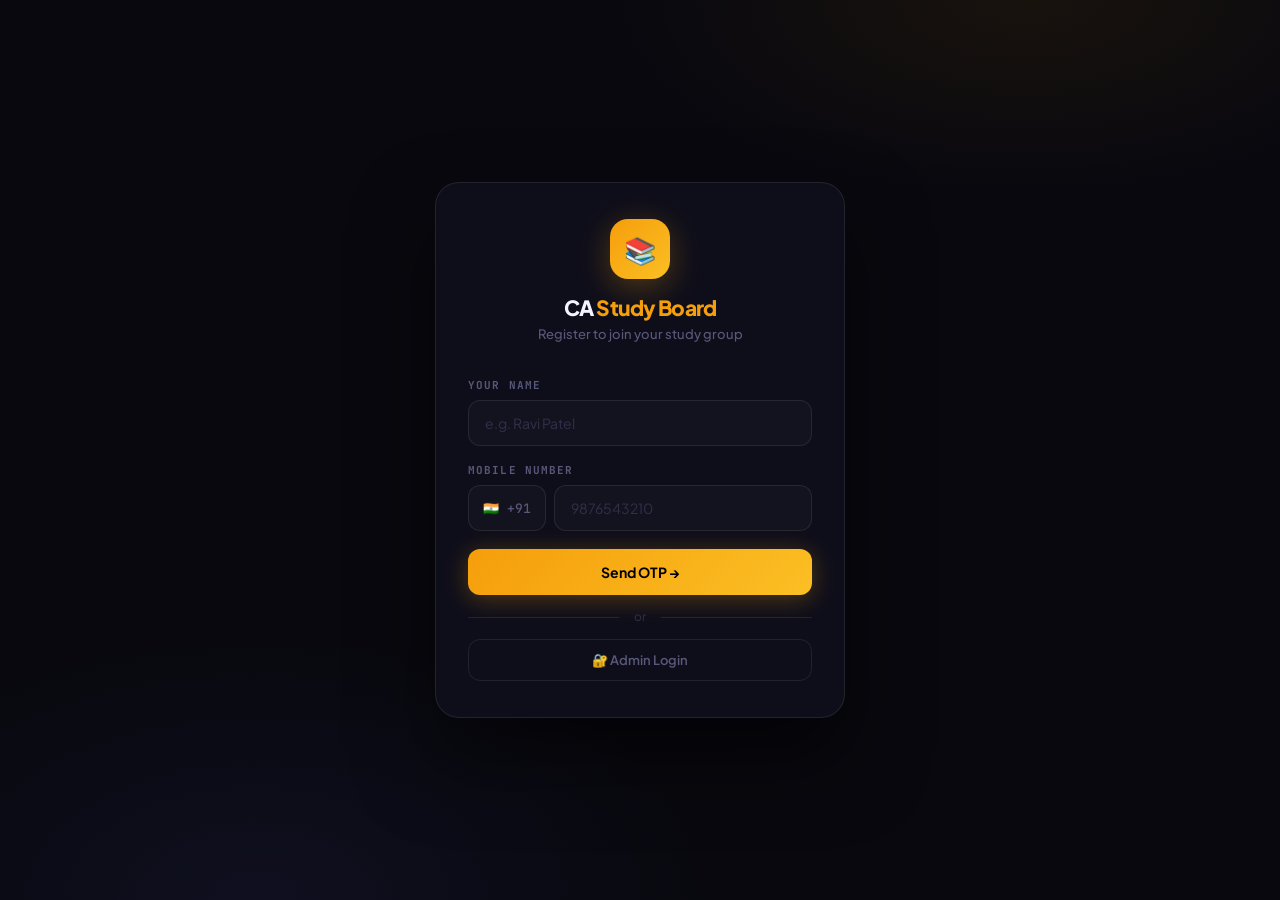
<file: register (1).html>
<!DOCTYPE html>
<html lang="en">
<head>
<meta charset="UTF-8"/>
<meta name="viewport" content="width=device-width,initial-scale=1"/>
<title>Join — CA Study Board</title>
<link href="https://fonts.googleapis.com/css2?family=Plus+Jakarta+Sans:wght@400;500;600;700;800&family=JetBrains+Mono:wght@400;500;600&display=swap" rel="stylesheet"/>
<style>
*{box-sizing:border-box;margin:0;padding:0}
:root{
  --bg:#08080e;
  --card:#0e0e1a;
  --card2:#13131f;
  --card3:#191926;
  --line:#ffffff0d;
  --line2:#ffffff16;
  --line3:#ffffff22;
  --t1:#f4f4ff;
  --t2:#a0a0c8;
  --t3:#58587a;
  --t4:#30304a;
  --amber:#f59e0b;
  --amber2:#fbbf24;
  --indigo:#6366f1;
  --violet:#8b5cf6;
  --green:#22c55e;
  --red:#f87171;
  --font:'Plus Jakarta Sans',sans-serif;
  --mono:'JetBrains Mono',monospace;
}
html,body{min-height:100vh;font-family:var(--font);-webkit-font-smoothing:antialiased;background:var(--bg);color:var(--t1)}
body{
  display:flex;align-items:center;justify-content:center;padding:1.5rem;
  background:
    radial-gradient(ellipse 60% 50% at 20% 100%,rgba(99,102,241,.08) 0%,transparent 60%),
    radial-gradient(ellipse 60% 40% at 80% 0%,rgba(245,158,11,.07) 0%,transparent 55%),
    var(--bg);
}

/* ── CARD ── */
.card{
  width:100%;max-width:410px;
  background:var(--card);
  border:1px solid var(--line2);
  border-radius:24px;
  padding:2.25rem 2rem;
  box-shadow:0 40px 80px rgba(0,0,0,.5);
  animation:rise .4s cubic-bezier(.22,1,.36,1);
}
@keyframes rise{from{opacity:0;transform:translateY(24px)}to{opacity:1;transform:none}}

/* ── LOGO ── */
.logo{text-align:center;margin-bottom:2.25rem}
.logo-mark{
  width:60px;height:60px;border-radius:18px;
  background:linear-gradient(135deg,var(--amber),var(--amber2));
  display:flex;align-items:center;justify-content:center;
  font-size:26px;margin:0 auto .9rem;
  box-shadow:0 8px 32px rgba(245,158,11,.3);
}
.logo h1{font-size:21px;font-weight:800;letter-spacing:-.04em;color:var(--t1)}
.logo h1 span{color:var(--amber)}
.logo p{font-size:13px;color:var(--t3);margin-top:.3rem;font-weight:500}

/* ── STEPS ── */
.step{display:none}.step.on{display:block}

/* ── LABEL ── */
.lbl{display:block;font-size:11px;font-weight:700;letter-spacing:.1em;text-transform:uppercase;color:var(--t3);margin-bottom:8px;font-family:var(--mono)}

/* ── FIELD ── */
.field{margin-bottom:1.1rem}

/* ── INPUT ── */
input{
  width:100%;background:var(--card2);
  border:1.5px solid var(--line2);
  color:var(--t1);border-radius:12px;
  padding:13px 16px;
  font-family:var(--font);font-size:14px;font-weight:500;
  outline:none;transition:all .2s;
}
input:focus{border-color:var(--amber);box-shadow:0 0 0 4px rgba(245,158,11,.1);background:var(--card3)}
input::placeholder{color:var(--t4);font-weight:400}

.ph-row{display:flex;gap:8px}
.prefix{
  background:var(--card2);border:1.5px solid var(--line2);
  color:var(--t3);border-radius:12px;padding:13px 14px;
  font-family:var(--mono);font-size:13px;white-space:nowrap;
  display:flex;align-items:center;gap:5px;font-weight:500;
}

/* ── BTN ── */
.btn{
  width:100%;border:none;border-radius:12px;padding:14px;
  font-family:var(--font);font-size:14px;font-weight:700;
  cursor:pointer;transition:all .2s;
  display:flex;align-items:center;justify-content:center;gap:8px;
}
.btn-primary{
  background:linear-gradient(135deg,var(--amber),var(--amber2));
  color:#000;
  box-shadow:0 4px 24px rgba(245,158,11,.3);
}
.btn-primary:hover{transform:translateY(-2px);box-shadow:0 8px 32px rgba(245,158,11,.4)}
.btn-primary:active{transform:translateY(0)}
.btn-primary:disabled{opacity:.45;pointer-events:none}
.btn-ghost{
  background:transparent;color:var(--t2);
  border:1.5px solid var(--line2);margin-top:.6rem;
}
.btn-ghost:hover{border-color:var(--line3);color:var(--t1)}

/* ── OTP ── */
.otp-row{display:flex;gap:8px}
.otp-row input{
  flex:1;text-align:center;
  font-size:20px;font-weight:700;
  font-family:var(--mono);padding:13px 2px;
}
.otp-row input.filled{border-color:var(--amber);background:var(--card3)}

.resend-row{display:flex;justify-content:flex-end;margin-top:.5rem}
.resend-btn{
  background:none;border:none;font-size:12px;font-weight:600;
  color:var(--t3);cursor:pointer;font-family:var(--font);transition:.15s;
}
.resend-btn:not(:disabled):hover{color:var(--amber)}
.resend-btn:disabled{opacity:.35}

/* ── STATUS PILL ── */
.status-pill{
  display:flex;align-items:center;gap:10px;
  background:var(--card2);border:1px solid var(--line2);
  border-radius:10px;padding:.75rem 1rem;margin-bottom:1.25rem;
  font-size:13px;color:var(--t2);font-weight:500;
}
.status-pill .ph-num{font-family:var(--mono);font-weight:600;color:var(--t1);font-size:13px}

/* ── ERROR ── */
.err{
  font-size:12px;font-weight:600;color:var(--red);
  margin-top:7px;display:none;
  padding:8px 12px;background:rgba(248,113,113,.07);
  border-radius:8px;border:1px solid rgba(248,113,113,.15);
}

/* ── OR ── */
.or{text-align:center;color:var(--t4);font-size:12px;margin:.9rem 0;position:relative}
.or::before,.or::after{content:'';position:absolute;top:50%;width:44%;height:1px;background:var(--line2)}
.or::before{left:0}.or::after{right:0}

/* ── ADMIN LINK ── */
a.adm-link{
  display:flex;align-items:center;justify-content:center;gap:7px;
  border:1.5px solid var(--line2);border-radius:12px;padding:12px;
  font-size:13px;font-weight:600;color:var(--t3);text-decoration:none;transition:.2s;
}
a.adm-link:hover{border-color:rgba(245,158,11,.3);color:var(--amber)}

/* ── PENDING ── */
.pending-wrap{text-align:center;padding:.5rem 0}
.pending-icon{
  width:68px;height:68px;border-radius:50%;
  background:linear-gradient(135deg,rgba(245,158,11,.15),rgba(251,191,36,.1));
  border:2px solid rgba(245,158,11,.25);
  display:flex;align-items:center;justify-content:center;
  font-size:30px;margin:0 auto 1.25rem;
}
.pending-wrap h2{font-size:20px;font-weight:800;color:var(--t1);margin-bottom:.4rem;letter-spacing:-.03em}
.pending-wrap p{font-size:13px;color:var(--t3);line-height:1.65;font-weight:500}
.info-card{
  background:var(--card2);border:1px solid var(--line2);
  border-radius:12px;padding:1rem 1.25rem;
  margin:1.25rem 0;text-align:left;
  display:flex;flex-direction:column;gap:.5rem;
}
.info-row{display:flex;align-items:center;gap:9px;font-size:13px;font-weight:500;color:var(--t2)}
.info-row strong{color:var(--t1);font-family:var(--mono);font-size:13px}

/* ── TOAST ── */
#toast{
  position:fixed;bottom:1.5rem;left:50%;transform:translateX(-50%);
  background:var(--card3);border:1px solid var(--line3);color:var(--t1);
  padding:11px 22px;border-radius:30px;font-size:13px;font-weight:600;
  z-index:999;pointer-events:none;opacity:0;transition:opacity .25s;
  white-space:nowrap;max-width:90vw;box-shadow:0 8px 32px rgba(0,0,0,.4);
}
#toast.on{opacity:1}
</style>
</head>
<body>
<div class="card">
  <div class="logo">
    <div class="logo-mark">📚</div>
    <h1>CA <span>Study Board</span></h1>
    <p>Register to join your study group</p>
  </div>

  <!-- S1: Name + Phone -->
  <div class="step on" id="s1">
    <div class="field">
      <label class="lbl">Your Name</label>
      <input id="r-name" type="text" placeholder="e.g. Ravi Patel" autocomplete="name"/>
    </div>
    <div class="field">
      <label class="lbl">Mobile Number</label>
      <div class="ph-row">
        <span class="prefix">🇮🇳 +91</span>
        <input id="r-phone" type="tel" placeholder="9876543210" maxlength="10" inputmode="numeric"/>
      </div>
      <div class="err" id="e1">Enter a valid name and 10-digit number</div>
    </div>
    <button class="btn btn-primary" id="send-btn" onclick="doStep1()">Send OTP →</button>
    <div class="or">or</div>
    <a href="admin.html" class="adm-link">🔐 Admin Login</a>
  </div>

  <!-- S2: OTP -->
  <div class="step" id="s2">
    <div class="status-pill">
      <span>📱 OTP sent to</span>
      <span class="ph-num" id="otp-dest">—</span>
    </div>
    <div id="otp-fallback" style="display:none;background:rgba(245,158,11,.08);border:1px solid rgba(245,158,11,.2);border-radius:10px;padding:.75rem 1rem;margin-bottom:1rem;font-size:13px;color:var(--amber);font-weight:500">
      ⚠️ SMS failed. Your OTP: <span id="fallback-code" style="font-family:var(--mono);font-size:20px;font-weight:700;letter-spacing:.1em;color:var(--t1)"></span>
    </div>
    <div class="field">
      <label class="lbl">6-Digit OTP</label>
      <div class="otp-row">
        <input type="text" maxlength="1" inputmode="numeric" class="oc" oninput="onOtp(this,0)" onkeydown="onOtpKey(event,0)"/>
        <input type="text" maxlength="1" inputmode="numeric" class="oc" oninput="onOtp(this,1)" onkeydown="onOtpKey(event,1)"/>
        <input type="text" maxlength="1" inputmode="numeric" class="oc" oninput="onOtp(this,2)" onkeydown="onOtpKey(event,2)"/>
        <input type="text" maxlength="1" inputmode="numeric" class="oc" oninput="onOtp(this,3)" onkeydown="onOtpKey(event,3)"/>
        <input type="text" maxlength="1" inputmode="numeric" class="oc" oninput="onOtp(this,4)" onkeydown="onOtpKey(event,4)"/>
        <input type="text" maxlength="1" inputmode="numeric" class="oc" oninput="onOtp(this,5)" onkeydown="onOtpKey(event,5)"/>
      </div>
      <div class="resend-row">
        <button class="resend-btn" id="resend-btn" disabled onclick="doResend()">Resend (<span id="rtimer">30</span>s)</button>
      </div>
      <div class="err" id="e2">Wrong OTP — please try again</div>
    </div>
    <button class="btn btn-primary" onclick="doStep2()">Verify & Continue ✓</button>
    <button class="btn btn-ghost" onclick="goStep(1)">← Change number</button>
  </div>

  <!-- S3: Pending -->
  <div class="step" id="s3">
    <div class="pending-wrap">
      <div class="pending-icon">⏳</div>
      <h2>Registered!</h2>
      <p>Your request is sent to admin.<br/>You'll get access once approved.</p>
      <div class="info-card">
        <div class="info-row">👤 <strong id="p-name">—</strong></div>
        <div class="info-row">📱 <strong id="p-phone">—</strong></div>
      </div>
      <button class="btn btn-primary" onclick="checkApproval()">🔄 Check Approval</button>
      <button class="btn btn-ghost" onclick="doLogout()">Logout</button>
    </div>
  </div>
</div>
<div id="toast"></div>
<script>
const F2S='FGxDoXM9aHdhl8VqenctT4b7gYwfBCIrNA6mvK5j3OiJsLk01SJUcLGNAiWXqSmjyMxEV7KzZFhp5RYB';
const K={USERS:'cab_users'};
const OTPS={};
let rPhone='',rName='',rtInt;

function sg(k,d){try{const v=localStorage.getItem(k);return v!=null?JSON.parse(v):d}catch{return d}}
function ss(k,v){localStorage.setItem(k,JSON.stringify(v))}
function getS(){try{return JSON.parse(sessionStorage.getItem('cab_s'))||null}catch{return null}}
function setS(d){sessionStorage.setItem('cab_s',JSON.stringify(d))}
function clearS(){sessionStorage.removeItem('cab_s')}
function getUsers(){return sg(K.USERS,[])}
function findUser(p){return getUsers().find(u=>u.phone===p)||null}

function toast(m,dur=2800){const t=document.getElementById('toast');t.textContent=m;t.classList.add('on');clearTimeout(t._t);t._t=setTimeout(()=>t.classList.remove('on'),dur)}
function goStep(n){document.querySelectorAll('.step').forEach((s,i)=>s.classList.toggle('on',i===n-1))}

window.addEventListener('load',()=>{
  const s=getS();
  if(s?.role==='admin'){location.href='admin.html';return}
  if(s?.role==='member'){
    const u=findUser(s.phone);
    if(u?.approved){location.href='index.html';return}
    if(u){rPhone=s.phone;rName=u.name;document.getElementById('p-name').textContent=u.name;document.getElementById('p-phone').textContent='+91 '+s.phone;goStep(3);return}
  }
});

function genOtp(){return String(Math.floor(100000+Math.random()*900000))}

async function sendSMS(phone){
  const otp=genOtp();
  OTPS[phone]={otp,ts:Date.now()};
  try{
    const r=await fetch(`https://www.fast2sms.com/dev/bulkV2?authorization=${F2S}&variables_values=${otp}&route=otp&numbers=${phone}`,{method:'GET',headers:{'Cache-Control':'no-cache'}});
    const d=await r.json();
    return{ok:d.return===true,otp};
  }catch{return{ok:false,otp}}
}

async function doStep1(){
  const name=document.getElementById('r-name').value.trim();
  const phone=document.getElementById('r-phone').value.trim();
  if(!name||!/^[6-9]\d{9}$/.test(phone)){document.getElementById('e1').style.display='block';return}
  document.getElementById('e1').style.display='none';
  const u=findUser(phone);
  if(u?.blocked){toast('🚫 Number blocked by admin');return}
  rPhone=phone;rName=name;
  const btn=document.getElementById('send-btn');
  btn.disabled=true;btn.textContent='Sending...';
  const res=await sendSMS(phone);
  btn.disabled=false;btn.innerHTML='Send OTP →';
  document.getElementById('otp-dest').textContent='+91 '+phone;
  if(res.ok){
    toast('✅ OTP sent to your mobile!');
    document.getElementById('otp-fallback').style.display='none';
  } else {
    document.getElementById('otp-fallback').style.display='block';
    document.getElementById('fallback-code').textContent=res.otp;
    toast('⚠️ SMS failed — OTP shown on screen',4000);
  }
  goStep(2);startResend();
  setTimeout(()=>document.querySelectorAll('.oc')[0].focus(),80);
}

function startResend(){
  let s=30;const el=document.getElementById('rtimer'),btn=document.getElementById('resend-btn');
  btn.disabled=true;clearInterval(rtInt);
  rtInt=setInterval(()=>{s--;el.textContent=s;if(s<=0){clearInterval(rtInt);btn.disabled=false;btn.textContent='Resend OTP'}},1000);
}
async function doResend(){
  const res=await sendSMS(rPhone);
  if(res.ok)toast('✅ New OTP sent!');
  else{document.getElementById('otp-fallback').style.display='block';document.getElementById('fallback-code').textContent=res.otp;toast('⚠️ SMS failed — shown on screen',4000)}
  startResend();
}

function getOtpVal(){return[...document.querySelectorAll('.oc')].map(i=>i.value).join('')}

function doStep2(){
  const otp=getOtpVal();
  if(otp.length!==6){document.getElementById('e2').style.display='block';return}
  const s=OTPS[rPhone];
  if(!s||Date.now()-s.ts>600000||s.otp!==otp){
    document.getElementById('e2').style.display='block';
    document.querySelectorAll('.oc').forEach(i=>{i.value='';i.style.borderColor='var(--red)';i.classList.remove('filled')});
    setTimeout(()=>document.querySelectorAll('.oc').forEach(i=>i.style.borderColor=''),1600);
    return;
  }
  document.getElementById('e2').style.display='none';
  const existing=findUser(rPhone);
  if(existing?.approved){setS({role:'member',phone:rPhone});location.href='index.html';return}
  if(!existing){const users=getUsers();users.push({phone:rPhone,name:rName,approved:false,blocked:false,joinedAt:Date.now()});ss(K.USERS,users)}
  setS({role:'member',phone:rPhone});
  document.getElementById('p-name').textContent=rName;
  document.getElementById('p-phone').textContent='+91 '+rPhone;
  goStep(3);
}

function checkApproval(){
  const u=findUser(rPhone||getS()?.phone);
  if(!u){toast('Not found, register again');return}
  if(u.approved){setS({role:'member',phone:u.phone});location.href='index.html'}
  else if(u.blocked){clearS();location.href='register.html'}
  else toast('⏳ Not approved yet. Contact admin.',3500)
}
function doLogout(){clearS();location.href='register.html'}
function onOtp(el,i){el.value=el.value.replace(/\D/,'');el.classList.toggle('filled',!!el.value);if(el.value&&i<5)document.querySelectorAll('.oc')[i+1].focus();if(getOtpVal().length===6)setTimeout(doStep2,120)}
function onOtpKey(e,i){if(e.key==='Backspace'&&!e.target.value&&i>0)document.querySelectorAll('.oc')[i-1].focus()}
</script>
</body>
</html>
</file>
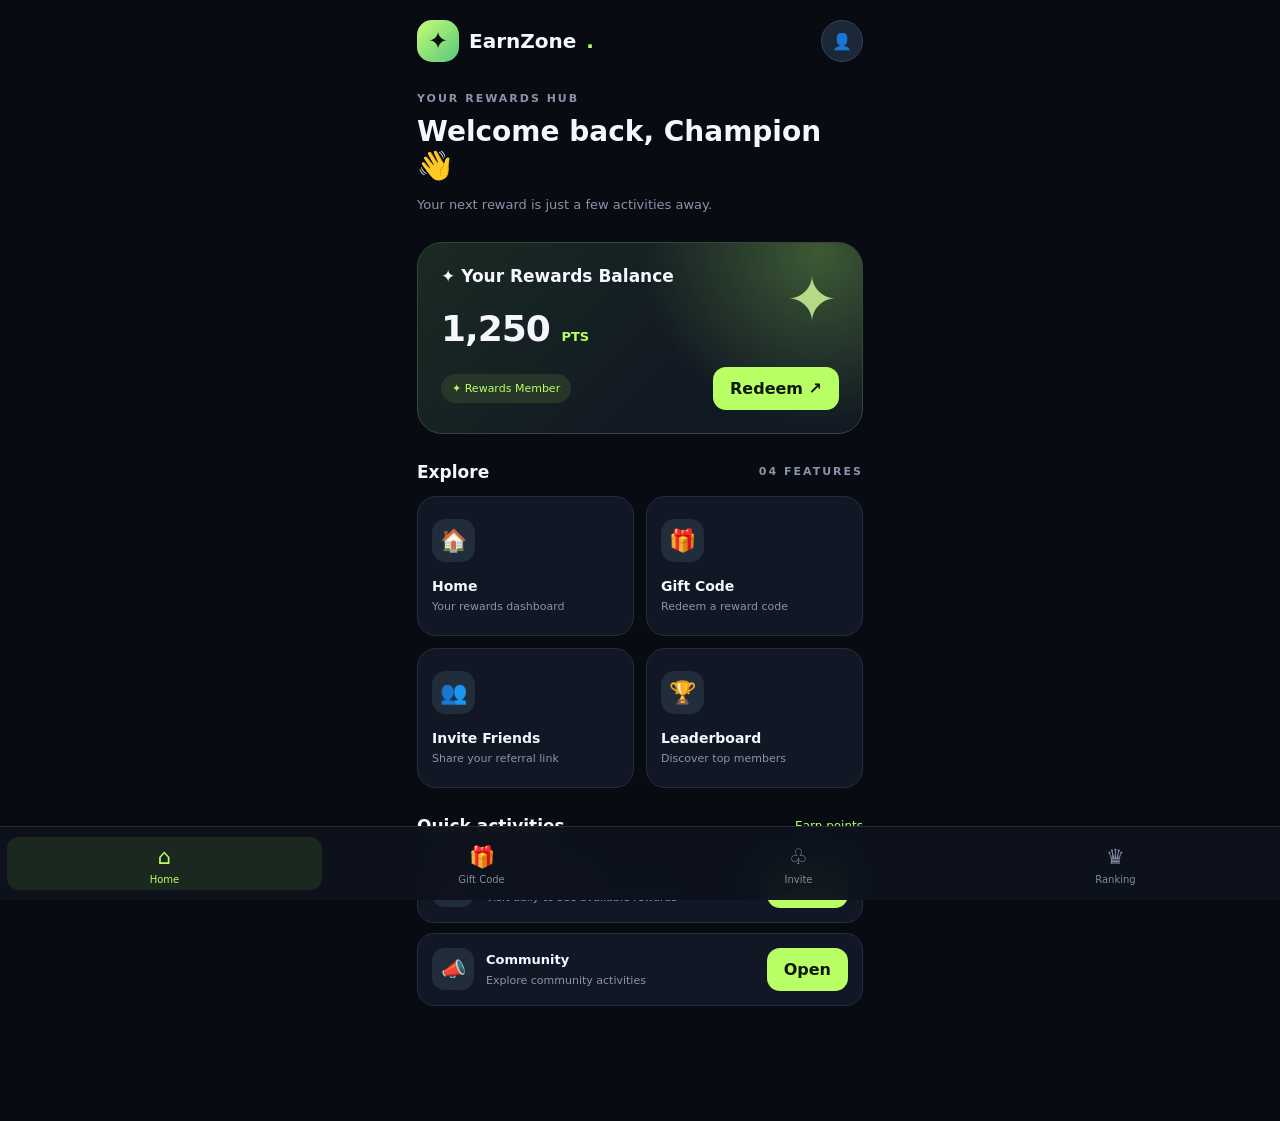
<file: test.html>
<!DOCTYPE html>
<html lang="en">
<head>
<meta charset="UTF-8">
<meta name="viewport" content="width=device-width,initial-scale=1,maximum-scale=1,user-scalable=no">
<script src="https://telegram.org/js/telegram-web-app.js"></script>
<title>EarnZone</title>
<style>
:root{
  --bg:#080b12;
  --card:#111725;
  --line:#242d40;
  --green:#b8ff65;
  --muted:#8994aa;
  --white:#f5f7ff;
}
*{box-sizing:border-box}
body{
  margin:0;background:var(--bg);color:var(--white);
  font-family:Inter,system-ui,Arial,sans-serif;
  padding-bottom:95px;
}
button,input{font:inherit}
button{cursor:pointer}
.app{max-width:480px;margin:auto;padding:20px 17px}
.top{display:flex;justify-content:space-between;align-items:center}
.brand{display:flex;gap:10px;align-items:center;font-weight:900;font-size:20px}
.logo{
  width:42px;height:42px;border-radius:15px;
  background:linear-gradient(135deg,#c5ff77,#58c67b);
  color:#07100a;display:grid;place-items:center;font-size:24px;
}
.avatar{
  width:42px;height:42px;border-radius:50%;background:#1c2738;
  display:grid;place-items:center;border:1px solid #344157;
}
.eyebrow{font-size:11px;color:var(--muted);letter-spacing:2px;font-weight:800}
h1{font-size:28px;line-height:1.2;margin:10px 0}
p{color:var(--muted);font-size:13px;line-height:1.6}
.hero{
  margin-top:26px;padding:23px;border-radius:25px;
  background:radial-gradient(circle at 90% 5%,#3d5935 0,transparent 40%),
  linear-gradient(135deg,#1a2a23,#111923 65%);
  border:1px solid #354837;position:relative;overflow:hidden;
}
.hero:after{
  content:"✦";position:absolute;right:24px;top:20px;
  font-size:62px;color:#d7ff9d;opacity:.8;
}
.hero h2{font-size:17px;margin:0 0 22px}
.balance{font-size:36px;font-weight:900;letter-spacing:-1px}
.balance small{font-size:13px;color:var(--green);letter-spacing:0}
.hero-foot{display:flex;justify-content:space-between;align-items:center;margin-top:18px}
.pill{font-size:11px;background:#26372a;color:var(--green);padding:8px 11px;border-radius:20px}
.primary{
  background:var(--green);color:#10180b;border:0;border-radius:13px;
  padding:12px 17px;font-weight:900;
}
.section{margin-top:28px}
.section-head{display:flex;justify-content:space-between;align-items:center;margin-bottom:14px}
.section-head h3{margin:0;font-size:17px}
.small-link{color:var(--green);font-size:12px;background:none;border:0}
.grid{display:grid;grid-template-columns:repeat(2,minmax(0,1fr));gap:12px}
.tile{
  background:var(--card);border:1px solid var(--line);
  border-radius:19px;padding:17px 14px;min-height:140px;
  text-align:left;color:var(--white);width:100%;
}
.tile-icon{
  width:43px;height:43px;border-radius:14px;display:grid;
  place-items:center;font-size:22px;background:#222d3b;margin-bottom:16px;
}
.tile strong{display:block;font-size:14px}
.tile span{display:block;color:var(--muted);font-size:11px;margin-top:6px}
.task{
  display:flex;align-items:center;gap:12px;padding:14px;
  border:1px solid var(--line);border-radius:17px;background:var(--card);
  margin-top:10px;
}
.task-icon{width:42px;height:42px;display:grid;place-items:center;
  background:#222d3b;border-radius:13px;font-size:20px}
.task-info{flex:1}
.task-info strong{font-size:13px}
.task-info p{margin:4px 0 0;font-size:11px}
.bottom{
  position:fixed;bottom:0;left:0;right:0;z-index:5;
  background:#0d121dF5;border-top:1px solid var(--line);
  padding:10px 7px calc(10px + env(safe-area-inset-bottom));
  display:flex;justify-content:center;gap:2px;
  backdrop-filter:blur(18px);
}
.nav{
  background:none;border:0;color:#7f8ba1;flex:1;
  padding:8px 0 5px;border-radius:12px;font-size:10px;
  display:flex;flex-direction:column;align-items:center;gap:5px;
}
.nav b{font-size:21px;font-weight:500}
.nav.active{color:var(--green);background:#1b2820}
.page{display:none}
.page.active{display:block}
.panel{
  margin-top:23px;padding:21px;border-radius:22px;
  background:var(--card);border:1px solid var(--line);
}
.field{
  width:100%;padding:15px;border-radius:13px;border:1px solid #344157;
  background:#090e18;color:white;outline:none;margin:14px 0;
}
.wide{width:100%;padding:15px}
.refbox{padding:13px;background:#090e18;border:1px dashed #516448;
  border-radius:13px;overflow-wrap:anywhere;color:var(--green);font-size:12px}
.rank{display:flex;align-items:center;gap:12px;padding:15px 0;border-bottom:1px solid var(--line)}
.rank:last-child{border-bottom:0}
.number{font-size:17px;font-weight:900;width:28px;text-align:center}
.person{flex:1;font-size:13px;font-weight:700}
.points{color:var(--green);font-size:12px;font-weight:800}
.note{font-size:11px;color:var(--muted);text-align:center;margin-top:20px}
.toast{
  position:fixed;bottom:95px;left:50%;transform:translateX(-50%);
  background:#e0ffc1;color:#111;padding:12px 18px;border-radius:12px;
  font-size:12px;font-weight:800;display:none;z-index:10;white-space:nowrap;
}
</style>
</head>
<body>
<div class="app">
  <header class="top">
    <div class="brand"><div class="logo">✦</div> EarnZone<span style="color:var(--green)">.</span></div>
    <div class="avatar" id="avatar">👤</div>
  </header>

  <main>
    <section id="home" class="page active">
      <div style="margin-top:30px">
        <div class="eyebrow">YOUR REWARDS HUB</div>
        <h1>Welcome back, <span id="username">Champion</span> 👋</h1>
        <p>Your next reward is just a few activities away.</p>
      </div>

      <div class="hero">
        <h2>✦ Your Rewards Balance</h2>
        <div class="balance"><span id="balance">1,250</span> <small>PTS</small></div>
        <div class="hero-foot">
          <span class="pill">✦ Rewards Member</span>
          <button class="primary" onclick="showPage('gift')">Redeem ↗</button>
        </div>
      </div>

      <div class="section">
        <div class="section-head"><h3>Explore</h3><span class="eyebrow">04 FEATURES</span></div>
        <div class="grid">
          <button class="tile" onclick="showPage('home')">
            <div class="tile-icon">🏠</div><strong>Home</strong><span>Your rewards dashboard</span>
          </button>
          <button class="tile" onclick="showPage('gift')">
            <div class="tile-icon">🎁</div><strong>Gift Code</strong><span>Redeem a reward code</span>
          </button>
          <button class="tile" onclick="showPage('invite')">
            <div class="tile-icon">👥</div><strong>Invite Friends</strong><span>Share your referral link</span>
          </button>
          <button class="tile" onclick="showPage('leaderboard')">
            <div class="tile-icon">🏆</div><strong>Leaderboard</strong><span>Discover top members</span>
          </button>
        </div>
      </div>

      <div class="section">
        <div class="section-head"><h3>Quick activities</h3><span class="small-link">Earn points</span></div>
        <div class="task">
          <div class="task-icon">🎯</div>
          <div class="task-info"><strong>Daily Check-in</strong><p>Visit daily to see available rewards</p></div>
          <button class="primary" onclick="notify('Connect your daily reward command')">Open</button>
        </div>
        <div class="task">
          <div class="task-icon">📣</div>
          <div class="task-info"><strong>Community</strong><p>Explore community activities</p></div>
          <button class="primary" onclick="notify('Connect your community task')">Open</button>
        </div>
      </div>
    </section>

    <section id="gift" class="page">
      <div style="margin-top:30px">
        <div class="eyebrow">SPECIAL REWARDS</div>
        <h1>Gift Code 🎁</h1>
        <p>Have a reward code? Enter it below to redeem your points.</p>
      </div>
      <div class="panel">
        <div style="font-size:55px;text-align:center;margin:8px">🎁</div>
        <h2 style="text-align:center">Unlock your reward</h2>
        <p style="text-align:center">Enter your code to continue.</p>
        <input class="field" id="giftcode" placeholder="ENTER GIFT CODE" maxlength="80">
        <button class="primary wide" onclick="redeemCode()">Redeem Code →</button>
        <p class="note">Codes are verified by your bot.</p>
      </div>
    </section>

    <section id="invite" class="page">
      <div style="margin-top:30px">
        <div class="eyebrow">GROW TOGETHER</div>
        <h1>Invite Friends 👥</h1>
        <p>Share your personal invite link and track your referrals.</p>
      </div>
      <div class="hero">
        <h2>🤝 Your Invite Link</h2>
        <div class="refbox" id="referral">Open this app from Telegram to get your invite link.</div>
        <div style="margin-top:18px">
          <button class="primary wide" onclick="shareInvite()">Share Invite ↗</button>
        </div>
      </div>
      <div class="section">
        <div class="grid">
          <div class="tile"><div class="tile-icon">👤</div><strong id="refcount">0</strong><span>Total referrals</span></div>
          <div class="tile"><div class="tile-icon">⭐</div><strong id="refpoints">0 PTS</strong><span>Referral points</span></div>
        </div>
      </div>
    </section>

    <section id="leaderboard" class="page">
      <div style="margin-top:30px">
        <div class="eyebrow">COMMUNITY RANKINGS</div>
        <h1>Leaderboard 🏆</h1>
        <p>Celebrate members earning points through activities.</p>
      </div>
      <div class="panel">
        <div class="section-head"><h3>Top Members</h3><span class="pill">ALL TIME</span></div>
        <div id="ranklist"></div>
        <p class="note">Sample rankings — connect your bot database for live data.</p>
      </div>
    </section>
  </main>
</div>

<nav class="bottom">
  <button class="nav active" data-page="home" onclick="showPage('home')"><b>⌂</b>Home</button>
  <button class="nav" data-page="gift" onclick="showPage('gift')"><b>🎁</b>Gift Code</button>
  <button class="nav" data-page="invite" onclick="showPage('invite')"><b>♧</b>Invite</button>
  <button class="nav" data-page="leaderboard" onclick="showPage('leaderboard')"><b>♛</b>Ranking</button>
</nav>
<div id="toast" class="toast"></div>

<script>
const tg = window.Telegram?.WebApp;
tg?.ready();
tg?.expand();

const user = tg?.initDataUnsafe?.user;
if(user){
  document.getElementById('username').textContent =
    (user.first_name || 'Champion').split(' ')[0];
  document.getElementById('avatar').textContent =
    (user.first_name || 'U').charAt(0).toUpperCase();
}

function showPage(id){
  document.querySelectorAll('.page').forEach(p=>p.classList.remove('active'));
  document.getElementById(id).classList.add('active');
  document.querySelectorAll('.nav').forEach(n=>
    n.classList.toggle('active',n.dataset.page===id));
  window.scrollTo({top:0,behavior:'smooth'});
}

function notify(message){
  const el=document.getElementById('toast');
  el.textContent=message;
  el.style.display='block';
  clearTimeout(window.toastTimer);
  window.toastTimer=setTimeout(()=>el.style.display='none',2400);
}

function redeemCode(){
  const code=document.getElementById('giftcode').value.trim();
  if(!code)return notify('Please enter a gift code');
  notify('Connect this button to your bot gift-code API');
}

const botUsername='YOUR_BOT_USERNAME';
const uid=user?.id;
const link=uid
  ? `https://t.me/${botUsername}?start=${uid}`
  : `https://t.me/${botUsername}`;

document.getElementById('referral').textContent=link;

function shareInvite(){
  if(!uid)return notify('Please open this app inside Telegram');
  const shareUrl='https://t.me/share/url?url='+
    encodeURIComponent(link)+'&text='+
    encodeURIComponent('Join me on EarnZone!');
  if(tg?.openTelegramLink)tg.openTelegramLink(shareUrl);
  else window.open(shareUrl,'_blank');
}

const members=[
  {name:'StarPlayer',points:9850},
  {name:'RewardMaster',points:8720},
  {name:'LuckyMember',points:7540},
  {name:'SuperEarn',points:6230},
  {name:'TopChampion',points:5190}
];

document.getElementById('ranklist').innerHTML=members.map((m,i)=>`
  <div class="rank">
    <div class="number">${['🥇','🥈','🥉'][i]||'#'+(i+1)}</div>
    <div class="person">${m.name}</div>
    <div class="points">${m.points.toLocaleString()} PTS</div>
  </div>
`).join('');
</script>
</body>
</html>
</file>
